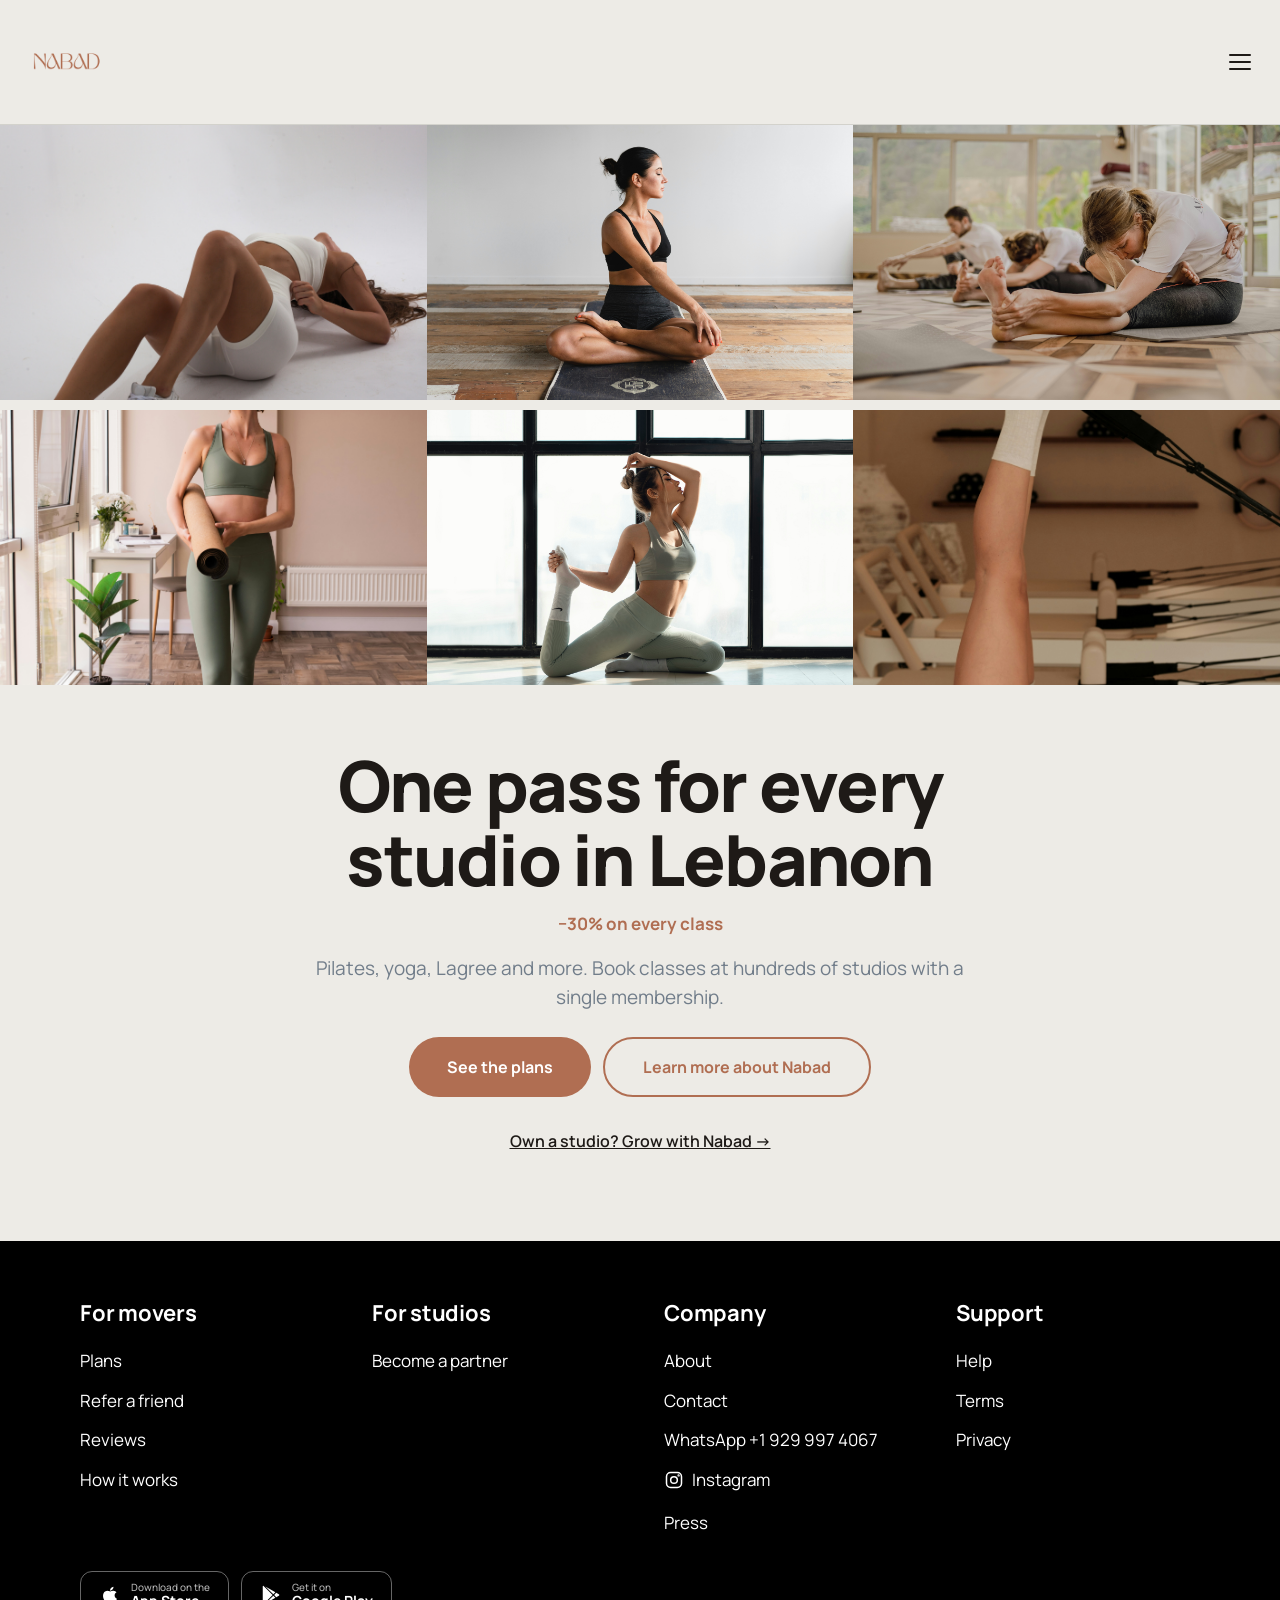
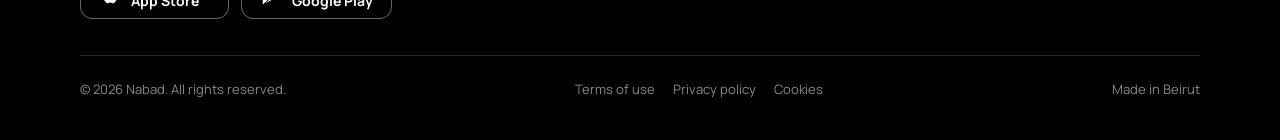
<file: index.html>
<!DOCTYPE html>
<html lang="en">
<head>
<meta charset="UTF-8"/>
<meta name="viewport" content="width=device-width, initial-scale=1.0"/>
<title>Nabad — One pass. Every studio in Lebanon.</title>
<link rel="preconnect" href="https://fonts.googleapis.com"/>
<link rel="preconnect" href="https://fonts.gstatic.com" crossorigin/>
<link href="https://fonts.googleapis.com/css2?family=Manrope:wght@400;500;600;700;800&display=swap" rel="stylesheet"/>
<link rel="stylesheet" href="assets/anim.css"/>
<link rel="icon" type="image/png" href="assets/IMG_7429.png"/>
<link rel="apple-touch-icon" href="assets/IMG_7429.png"/>
<style>
:root{
  --bg:#EDEBE6;
  --bg-soft:#E2DFD8;
  --ink:#1E1A17;
  --slate:#717D8A;
  --line:rgba(30,26,23,0.12);
  --blue:#B06E52;
  --blue-d:#8E5740;
  --f-sans:'Manrope',-apple-system,BlinkMacSystemFont,'Segoe UI',sans-serif;
}
*,*::before,*::after{box-sizing:border-box;margin:0;padding:0}
html{scroll-behavior:smooth;-webkit-text-size-adjust:100%}
body{
  background:var(--bg);color:var(--ink);
  font-family:var(--f-sans);font-size:16px;line-height:1.5;
  -webkit-font-smoothing:antialiased;overflow-x:hidden;
}
a{color:inherit;text-decoration:none}
img{display:block;max-width:100%;height:auto}
button{font:inherit;cursor:pointer;border:none;background:none;color:inherit}

.wrap{max-width:1200px;margin:0 auto;padding:0 20px}
@media(min-width:900px){.wrap{padding:0 40px}}

/* NAV */
.nav{
  position:sticky;top:0;z-index:60;
  display:flex;align-items:center;justify-content:space-between;
  padding:14px 20px;
  background:var(--bg);
  border-bottom:1px solid var(--line);
}
.nav-logo{display:inline-flex;align-items:center;font-size:24px;font-weight:800;letter-spacing:-.03em;color:var(--ink)}
.nav-logo img{height:72px;width:auto;display:block}
@media(min-width:760px){.nav-logo img{height:96px}}
.nav-burger{
  width:40px;height:40px;border-radius:50%;
  display:flex;flex-direction:column;justify-content:center;align-items:center;gap:5px;
  background:transparent;
}
.nav-burger span{width:22px;height:2px;background:var(--ink);border-radius:2px}

/* MENU OVERLAY */
.menu{
  position:fixed;inset:0;z-index:70;background:var(--bg);
  display:none;flex-direction:column;
  padding:14px 0 24px;
}
.menu.open{display:flex}
.menu-top{display:flex;justify-content:space-between;align-items:center;padding:0 20px 20px}
.menu-close{font-size:28px;font-weight:400;line-height:1;background:transparent;color:var(--ink)}
.menu-list{display:flex;flex-direction:column;flex:1}
.menu-list a{
  padding:18px 20px;font-size:20px;font-weight:600;
  border-bottom:1px solid var(--line);
}
.menu-list a:first-child{border-top:1px solid var(--line)}
.menu-bottom{padding:24px 20px 0}
.btn-primary{
  display:block;width:100%;text-align:center;
  background:var(--blue);color:#fff;
  padding:18px 24px;border-radius:100px;
  font-size:16px;font-weight:700;
  transition:background .15s, transform .15s;
}
.btn-primary:hover{background:var(--blue-d)}
.btn-outline{
  display:block;width:100%;text-align:center;
  border:2px solid var(--blue);color:var(--blue);
  padding:16px 24px;border-radius:100px;
  font-size:16px;font-weight:700;background:transparent;
  transition:background .15s;
}
.btn-outline:hover{background:rgba(176,110,82,0.08)}

/* HERO */
.hero{padding:0 0 32px}
.hero-marquee{
  display:flex;flex-direction:column;gap:6px;
  aspect-ratio:3/2;max-height:560px;
  overflow:hidden;
}
.marq-row{flex:1;overflow:hidden}
.marq-track{
  display:flex;width:400%;height:100%;
  animation:nbMarqLeft 60s linear infinite;
  will-change:transform;
}
.marq-row.rev .marq-track{animation-name:nbMarqRight}
.marq-track img{
  width:calc(100% / 12);height:100%;
  object-fit:cover;display:block;flex-shrink:0;
}
@keyframes nbMarqLeft{
  from{transform:translateX(0)}
  to{transform:translateX(-50%)}
}
@keyframes nbMarqRight{
  from{transform:translateX(-50%)}
  to{transform:translateX(0)}
}
@media(prefers-reduced-motion:reduce){
  .marq-track{animation:none}
}
.hero-body{padding:36px 20px 0;display:flex;flex-direction:column;gap:18px}
.hero h1{
  font-size:clamp(34px,7vw,56px);
  font-weight:800;
  line-height:1.05;
  letter-spacing:-.025em;
  text-wrap:balance;
}
.hero p.hero-promo-line{font-size:15px;font-weight:700;color:var(--blue);margin-top:-4px}
@media(min-width:1024px){.hero p.hero-promo-line{font-size:17px}}
.hero p{font-size:17px;color:var(--slate);line-height:1.5;max-width:36ch}
.hero-ctas{display:flex;flex-direction:column;gap:12px;margin-top:8px}
.hero-link{
  text-align:center;font-size:15px;font-weight:600;
  text-decoration:underline;margin-top:14px;color:var(--ink);
}

@media(min-width:760px){
  .hero-body{padding:48px 40px 0;align-items:flex-start}
  .hero-ctas{flex-direction:row;gap:12px}
  .btn-primary,.btn-outline{width:auto;padding-left:38px;padding-right:38px}
  .hero h1{max-width:18ch}
}
@media(min-width:1024px){
  .hero{padding:0 0 64px}
  .hero-marquee{aspect-ratio:auto;max-height:none;height:560px;gap:10px}
  .hero-body{max-width:1200px;margin:0 auto;padding:64px 48px 0;align-items:center;text-align:center}
  .hero h1{font-size:clamp(56px,5.5vw,84px);max-width:22ch}
  .hero p{font-size:19px;max-width:54ch;text-align:center}
  .hero-ctas{justify-content:center}
  .hero-link{font-size:16px}
}

/* ONBOARDING OVERLAY */
.onb{
  position:fixed;top:0;left:0;right:0;bottom:0;z-index:80;background:var(--bg-soft);
  height:100vh;
  height:100dvh; /* iOS Safari: adapt to visible viewport */
  display:none;flex-direction:column;
  overflow:hidden;
}
.onb.open{display:flex}
.onb-top{
  flex:0 0 auto;
  display:flex;justify-content:space-between;align-items:center;
  padding:14px 20px;
}
.onb-logo{font-size:22px;font-weight:800;letter-spacing:-.03em}
.onb-close{font-size:28px;font-weight:400;background:transparent;color:var(--ink);line-height:1}
.onb-body{
  flex:1 1 auto;min-height:0;
  display:flex;flex-direction:column;justify-content:center;
  padding:24px 24px;
  overflow:hidden;
}
.onb-q{font-size:18px;font-weight:500;color:var(--ink);margin-bottom:18px}
.onb-a{
  font-size:clamp(24px,5.8vw,40px);
  font-weight:800;line-height:1.18;letter-spacing:-.02em;
}
.onb-foot{flex:0 0 auto;padding:18px 24px max(24px,env(safe-area-inset-bottom));display:flex;flex-direction:column;gap:14px;align-items:center}
.onb-dots{display:flex;gap:8px;justify-content:center}
.onb-dot{width:8px;height:8px;border-radius:50%;background:rgba(0,0,0,.18);transition:background .2s}
.onb-dot.on{background:var(--ink)}
.onb-next{
  width:100%;max-width:480px;background:var(--ink);color:#fff;
  padding:18px;border-radius:100px;font-size:16px;font-weight:700;
  text-align:center;transition:background .15s;
}
.onb-next:hover{background:#222}
.onb-skip{font-size:14.5px;text-decoration:underline;color:var(--ink);font-weight:500}

/* FOOTER */
.footer{background:#000;color:#fff;padding:56px 0 40px;margin-top:24px}
.footer-grid{display:grid;grid-template-columns:repeat(2,1fr);gap:36px 24px}
@media(min-width:800px){.footer-grid{grid-template-columns:repeat(4,1fr);gap:48px}}
.footer h4{font-size:22px;font-weight:700;margin-bottom:18px;letter-spacing:-.01em}
.footer ul{list-style:none;display:flex;flex-direction:column;gap:14px}
.footer a{color:#fff;font-size:17px;font-weight:400}
.footer a:hover{text-decoration:underline}
.footer-apps{display:flex;gap:12px;flex-wrap:wrap;margin-top:36px}
.app-btn{display:inline-flex;align-items:center;gap:10px;padding:10px 18px;border:1.5px solid rgba(255,255,255,.4);border-radius:12px;color:#fff;font-weight:600;transition:background .15s, border-color .15s}
.app-btn:hover{background:rgba(255,255,255,.08);border-color:#fff;text-decoration:none}
.app-btn svg{width:22px;height:22px;flex-shrink:0;fill:currentColor}
.app-btn span{display:flex;flex-direction:column;line-height:1.1;text-align:left}
.app-btn small{font-size:10px;font-weight:500;opacity:.7}
.app-btn strong{font-size:14px;font-weight:700}
.footer-bottom{margin-top:36px;padding-top:24px;border-top:1px solid rgba(255,255,255,.15);display:flex;justify-content:space-between;align-items:center;flex-wrap:wrap;gap:14px;font-size:13px;color:#888}
.footer-legal{display:flex;flex-wrap:wrap;gap:18px}
.footer-legal a{color:#888;font-size:13px;font-weight:400}
.footer-legal a:hover{color:#fff}

/* Page-specific hero entrance delays (animation keyframes in anim.css) */
.hero h1{opacity:0;animation:nbFadeUp .8s cubic-bezier(.2,.7,.2,1) .55s forwards}
.hero p{opacity:0;animation:nbFadeUp .8s cubic-bezier(.2,.7,.2,1) .7s forwards}
.hero-ctas{opacity:0;animation:nbFadeUp .8s cubic-bezier(.2,.7,.2,1) .85s forwards}
.hero-link{opacity:0;animation:nbFadeUp .8s cubic-bezier(.2,.7,.2,1) 1s forwards}
</style>
<!-- OG START -->
<meta property="og:type" content="website"/>
<meta property="og:url" content="https://www.nabad.studio/"/>
<meta property="og:title" content="Nabad — One pass for every studio in Lebanon"/>
<meta property="og:description" content="Pilates, yoga, Lagree and more. Book classes at hundreds of studios across Lebanon with a single membership."/>
<meta property="og:image" content="https://www.nabad.studio/assets/og-image.jpg"/>
<meta property="og:image:width" content="1200"/>
<meta property="og:image:height" content="630"/>
<meta name="twitter:card" content="summary_large_image"/>
<meta name="twitter:title" content="Nabad — One pass for every studio in Lebanon"/>
<meta name="twitter:description" content="Pilates, yoga, Lagree and more. Book classes at hundreds of studios across Lebanon with a single membership."/>
<meta name="twitter:image" content="https://www.nabad.studio/assets/og-image.jpg"/>
<!-- OG END -->
</head>
<body>

<!-- NAV -->
<header class="nav">
  <a href="#" class="nav-logo"><img src="assets/logo-wordmark.png" alt="Nabad"/></a>
  <button class="nav-burger" aria-label="Open menu" onclick="document.getElementById('menu').classList.add('open')">
    <span></span><span></span><span></span>
  </button>
</header>

<!-- MENU OVERLAY -->
<div class="menu" id="menu">
  <div class="menu-top">
    <span class="nav-logo"><img src="assets/logo-wordmark.png" alt="Nabad"/></span>
    <button class="menu-close" aria-label="Close" onclick="document.getElementById('menu').classList.remove('open')">×</button>
  </div>
  <div class="menu-list">
    <a href="index.html">Home</a>
    <a href="plans.html">Plans</a>
    <a href="refer.html">Refer a friend</a>
    <a href="#" onclick="document.getElementById('menu').classList.remove('open');openOnb();return false;">How it works</a>
    <a href="studios.html">For studios</a>
  </div>
  <div class="menu-bottom">
    <a href="plans.html" class="btn-primary">See the plans</a>
  </div>
</div>

<!-- HERO -->
<section class="hero">
  <div class="hero-marquee">
    <div class="marq-row">
      <div class="marq-track">
        <img src="assets/IMG_7440.jpeg" alt=""/>
        <img src="assets/IMG_7441.jpeg" alt=""/>
        <img src="assets/IMG_7442.jpeg" alt=""/>
        <img src="assets/IMG_7518.jpeg" alt=""/>
        <img src="assets/IMG_7519.jpeg" alt=""/>
        <img src="assets/IMG_7520.jpeg" alt=""/>
        <img src="assets/IMG_7440.jpeg" alt="" aria-hidden="true"/>
        <img src="assets/IMG_7441.jpeg" alt="" aria-hidden="true"/>
        <img src="assets/IMG_7442.jpeg" alt="" aria-hidden="true"/>
        <img src="assets/IMG_7518.jpeg" alt="" aria-hidden="true"/>
        <img src="assets/IMG_7519.jpeg" alt="" aria-hidden="true"/>
        <img src="assets/IMG_7520.jpeg" alt="" aria-hidden="true"/>
      </div>
    </div>
    <div class="marq-row rev">
      <div class="marq-track">
        <img src="assets/IMG_7443.jpeg" alt=""/>
        <img src="assets/IMG_7513.jpeg" alt=""/>
        <img src="assets/IMG_7444.jpeg" alt=""/>
        <img src="assets/IMG_7521.jpeg" alt=""/>
        <img src="assets/IMG_7522.jpeg" alt=""/>
        <img src="assets/IMG_7523.jpeg" alt=""/>
        <img src="assets/IMG_7443.jpeg" alt="" aria-hidden="true"/>
        <img src="assets/IMG_7513.jpeg" alt="" aria-hidden="true"/>
        <img src="assets/IMG_7444.jpeg" alt="" aria-hidden="true"/>
        <img src="assets/IMG_7521.jpeg" alt="" aria-hidden="true"/>
        <img src="assets/IMG_7522.jpeg" alt="" aria-hidden="true"/>
        <img src="assets/IMG_7523.jpeg" alt="" aria-hidden="true"/>
      </div>
    </div>
  </div>
  <div class="hero-body">
    <h1>One pass for every studio in Lebanon</h1>
    <p class="hero-promo-line">−30% on every class</p>
    <p>Pilates, yoga, Lagree and more. Book classes at hundreds of studios with a single membership.</p>
    <div class="hero-ctas">
      <a href="plans.html" class="btn-primary">See the plans</a>
      <button class="btn-outline" onclick="openOnb()">Learn more about Nabad</button>
    </div>
    <a href="studios.html" class="hero-link">Own a studio? Grow with Nabad →</a>
  </div>
</section>

<!-- ONBOARDING OVERLAY -->
<div class="onb" id="onb" aria-hidden="true">
  <div class="onb-top">
    <span class="onb-logo">Nabad</span>
    <button class="onb-close" aria-label="Close" onclick="closeOnb()">×</button>
  </div>
  <div class="onb-body">
    <div class="onb-slide" id="onb-slide">
      <div class="onb-q" id="onb-q"></div>
      <div class="onb-a" id="onb-a"></div>
    </div>
  </div>
  <div class="onb-foot">
    <div class="onb-dots" id="onb-dots"></div>
    <button class="onb-next" id="onb-next" onclick="onbNext()">Next</button>
    <a href="#" class="onb-skip" onclick="event.preventDefault();alert('App coming soon. Stay tuned!');">App coming soon</a>
  </div>
</div>

<!-- FOOTER -->
<footer class="footer reveal">
  <div class="wrap">
    <div class="footer-grid">
      <div>
        <h4>For movers</h4>
        <ul>
          <li><a href="plans.html">Plans</a></li><li><a href="refer.html">Refer a friend</a></li><li><a href="reviews.html">Reviews</a></li>
          <li><a href="#" onclick="openOnb();return false;">How it works</a></li>
        </ul>
      </div>
      <div>
        <h4>For studios</h4>
        <ul>
          <li><a href="studios.html">Become a partner</a></li>
          
        </ul>
      </div>
      <div>
        <h4>Company</h4>
        <ul>
          <li><a href="#">About</a></li>
          <li><a href="mailto:studionabad@gmail.com">Contact</a></li><li><a href="https://wa.me/19299974067" target="_blank" rel="noopener">WhatsApp +1 929 997 4067</a></li><li><a href="https://instagram.com/nabadapp" target="_blank" rel="noopener" aria-label="Instagram" style="display:inline-flex;align-items:center;gap:8px"><svg width="20" height="20" viewBox="0 0 24 24" fill="none" stroke="currentColor" stroke-width="1.8" stroke-linecap="round" stroke-linejoin="round"><rect x="3" y="3" width="18" height="18" rx="5"/><circle cx="12" cy="12" r="4"/><circle cx="17.5" cy="6.5" r="0.5" fill="currentColor"/></svg><span>Instagram</span></a></li>
          <li><a href="press.html">Press</a></li>
        </ul>
      </div>
      <div>
        <h4>Support</h4>
        <ul>
          <li><a href="help.html">Help</a></li>
          <li><a href="terms.html">Terms</a></li>
          <li><a href="privacy.html">Privacy</a></li>
        </ul>
      </div>
    </div>
    <div class="footer-apps">
      <a href="coming-soon.html" class="app-btn">
        <svg viewBox="0 0 24 24"><path d="M17.05 20.28c-.98.95-2.05.8-3.08.35-1.09-.46-2.09-.48-3.24 0-1.44.62-2.2.44-3.06-.35C2.79 15.25 3.51 7.59 9.05 7.31c1.35.07 2.29.74 3.08.8 1.18-.24 2.31-.93 3.57-.84 1.51.12 2.65.72 3.4 1.8-3.12 1.87-2.38 5.98.48 7.13-.57 1.5-1.31 2.99-2.54 4.09zM12.03 7.25c-.15-2.23 1.66-4.07 3.74-4.25.29 2.58-2.34 4.5-3.74 4.25z"/></svg>
        <span><small>Download on the</small><strong>App Store</strong></span>
      </a>
      <a href="coming-soon.html" class="app-btn">
        <svg viewBox="0 0 24 24"><path d="M3.609 1.814L13.792 12 3.61 22.186a.996.996 0 01-.61-.92V2.734a1 1 0 01.609-.92zm10.89 10.893l2.302 2.302-10.937 6.333 8.635-8.635zm3.199-3.198l2.807 1.626a1 1 0 010 1.73l-2.808 1.626L15.491 12l2.207-2.49zM5.864 2.658L16.802 8.99l-2.302 2.302-8.636-8.634z"/></svg>
        <span><small>Get it on</small><strong>Google Play</strong></span>
      </a>
    </div>
    <div class="footer-bottom">
      <span>&copy; 2026 Nabad. All rights reserved.</span>
      <div class="footer-legal">
        <a href="terms.html">Terms of use</a>
        <a href="privacy.html">Privacy policy</a>
        <a href="cookies.html">Cookies</a>
      </div>
      <span>Made in Beirut</span>
    </div>
  </div>
</footer>

<script>
const slides = [
  { q: "What is Nabad?", a: "Nabad is a credit-based membership that gives you access to hundreds of studios, gyms, and wellness experiences across Lebanon." },
  { q: "How do credits work?", a: "Each plan comes with credits to use for booking classes. The credit value of a reservation varies by location, popularity, and time." },
  { q: "What's the benefit of booking on Nabad?", a: "Nabad gives you an affordable way to explore studios, gyms, and wellness spaces at discounted rates, all under one membership." },
  { q: "Can I cancel anytime?", a: "Monthly plans can be cancelled in the app at any time. The current month is not refunded, but the plan won't renew. Annual plans are non-refundable once purchased." }
];
let onbIdx = 0;
const onb = document.getElementById('onb');
const onbQ = document.getElementById('onb-q');
const onbA = document.getElementById('onb-a');
const onbDots = document.getElementById('onb-dots');
const onbNextBtn = document.getElementById('onb-next');
const onbSlide = document.getElementById('onb-slide');

function renderOnb(){
  onbQ.textContent = slides[onbIdx].q;
  onbA.textContent = slides[onbIdx].a;
  onbDots.innerHTML = slides.map((_,i)=>`<span class="onb-dot ${i===onbIdx?'on':''}"></span>`).join('');
  onbNextBtn.textContent = (onbIdx === slides.length - 1) ? 'See the plans' : 'Next';
}
function replaySlide(){
  onbSlide.classList.remove('onb-slide');
  void onbSlide.offsetWidth; // restart animation
  onbSlide.classList.add('onb-slide');
}
function openOnb(){ onbIdx = 0; renderOnb(); replaySlide(); onb.classList.add('open'); onb.setAttribute('aria-hidden','false'); document.body.style.overflow='hidden'; }
function closeOnb(){ onb.classList.remove('open'); onb.setAttribute('aria-hidden','true'); document.body.style.overflow=''; }
function onbNext(){
  if(onbIdx < slides.length - 1){
    onbSlide.classList.add('out');
    setTimeout(()=>{
      onbIdx++;
      renderOnb();
      onbSlide.classList.remove('out');
      replaySlide();
    }, 280);
  } else {
    window.location.href = 'plans.html';
  }
}
</script>
<script src="assets/anim.js" defer></script>
</body>
</html>
</file>
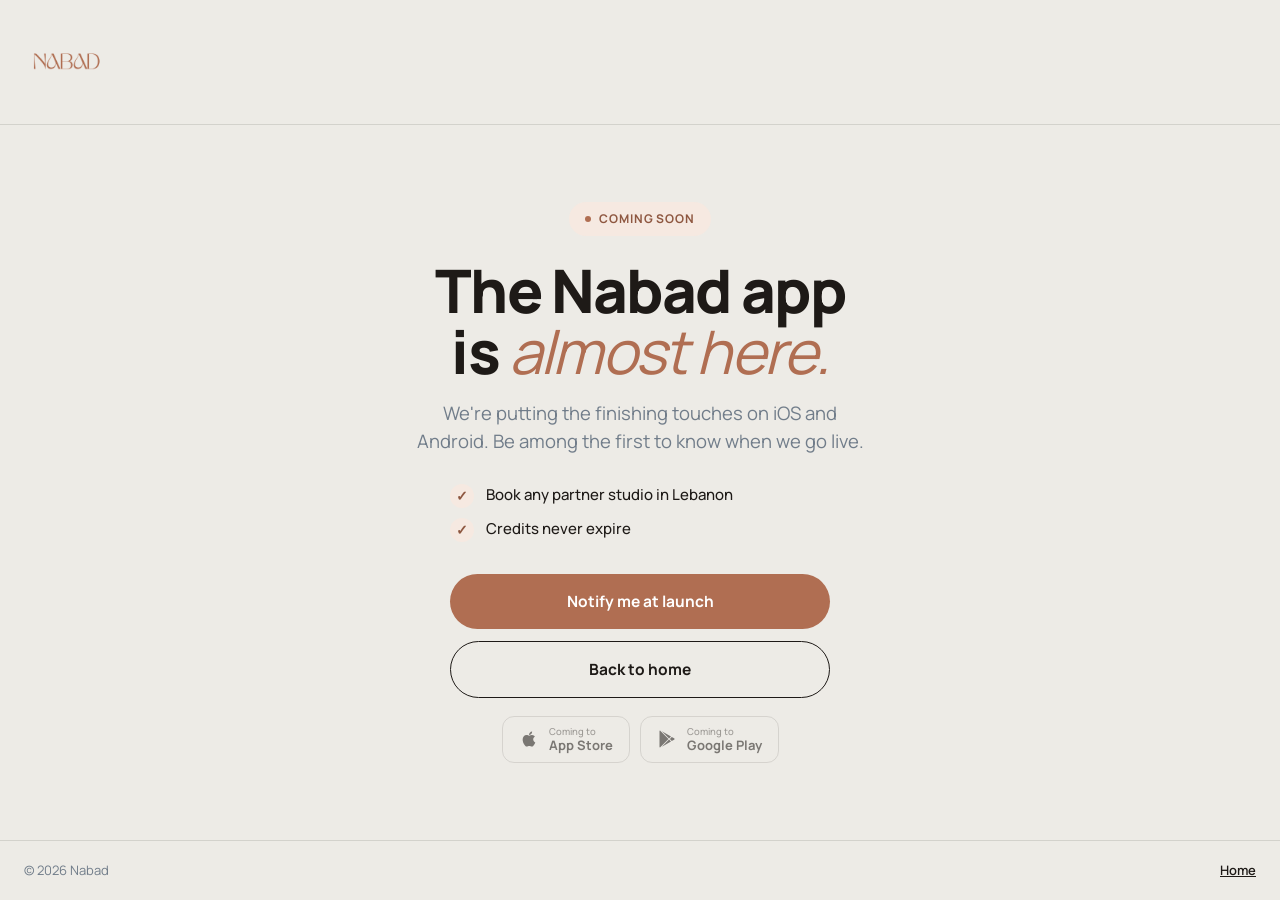
<file: coming-soon.html>
<!DOCTYPE html>
<html lang="en">
<head>
<meta charset="UTF-8"/>
<meta name="viewport" content="width=device-width, initial-scale=1.0"/>
<title>App coming soon — Nabad</title>
<link rel="preconnect" href="https://fonts.googleapis.com"/>
<link rel="preconnect" href="https://fonts.gstatic.com" crossorigin/>
<link href="https://fonts.googleapis.com/css2?family=Manrope:wght@400;500;600;700;800&display=swap" rel="stylesheet"/>
<link rel="stylesheet" href="assets/anim.css"/>
<link rel="icon" type="image/png" href="assets/IMG_7429.png"/>
<link rel="apple-touch-icon" href="assets/IMG_7429.png"/>
<style>
:root{
  --bg:#EDEBE6;--bg-soft:#E2DFD8;--ink:#1E1A17;--slate:#717D8A;
  --line:rgba(30,26,23,0.12);
  --terra:#B06E52;--terra-d:#8E5740;--terra-l:#F6E9E1;
}
*,*::before,*::after{box-sizing:border-box;margin:0;padding:0}
html{scroll-behavior:smooth}
body{background:var(--bg);color:var(--ink);font-family:'Manrope',-apple-system,sans-serif;font-size:16px;line-height:1.5;-webkit-font-smoothing:antialiased;min-height:100vh;display:flex;flex-direction:column;overflow-x:hidden}
a{color:inherit;text-decoration:none}
button{font:inherit;cursor:pointer;border:none;background:none;color:inherit}
img{display:block;max-width:100%}

.nav{display:flex;align-items:center;justify-content:space-between;padding:14px 20px;background:var(--bg);border-bottom:1px solid var(--line)}
.nav-logo{display:inline-flex;align-items:center;font-size:24px;font-weight:800;letter-spacing:-.03em}
.nav-logo img{height:72px;width:auto;display:block}
@media(min-width:760px){.nav-logo img{height:96px}}

.hero{
  flex:1;
  display:flex;flex-direction:column;
  align-items:center;justify-content:center;
  padding:64px 24px;
  max-width:680px;width:100%;margin:0 auto;
  text-align:center;
}
.hero-text{display:flex;flex-direction:column;align-items:center;text-align:center;width:100%;max-width:480px}

.badge{display:inline-flex;align-items:center;gap:8px;padding:8px 16px;background:var(--terra-l);color:var(--terra-d);border-radius:100px;font-size:12px;font-weight:700;letter-spacing:.08em;text-transform:uppercase;margin-bottom:24px}
.badge::before{content:'';width:6px;height:6px;border-radius:50%;background:var(--terra);animation:pulse 1.8s ease-in-out infinite}
@keyframes pulse{0%,100%{opacity:1;transform:scale(1)}50%{opacity:.5;transform:scale(1.4)}}

h1{font-size:clamp(36px,7vw,60px);font-weight:800;letter-spacing:-.03em;line-height:1.02;max-width:14ch;text-wrap:balance}
h1 em{font-style:italic;color:var(--terra);font-weight:400}
.sub{font-size:17px;color:var(--slate);margin-top:18px;max-width:42ch;line-height:1.5}
@media(min-width:900px){.sub{font-size:18.5px}}

/* Feature bullets */
.feats{display:flex;flex-direction:column;gap:10px;margin-top:28px;width:100%;max-width:380px}
.feat{display:flex;align-items:center;gap:12px;font-size:15px;font-weight:500;color:var(--ink)}
.feat-icon{width:24px;height:24px;border-radius:50%;background:var(--terra-l);color:var(--terra-d);display:flex;align-items:center;justify-content:center;flex-shrink:0;font-size:14px;font-weight:700}

/* Actions */
.actions{display:flex;flex-direction:column;gap:12px;margin-top:32px;width:100%;max-width:380px}
.btn{display:block;width:100%;text-align:center;padding:16px 24px;border-radius:100px;font-size:15.5px;font-weight:700;transition:background .15s, transform .15s;border:none;cursor:pointer}
.btn-primary{background:var(--terra);color:#fff}
.btn-primary:hover{background:var(--terra-d);transform:translateY(-1px)}
.btn-ghost{border:1.5px solid var(--ink);color:var(--ink);background:transparent}
.btn-ghost:hover{background:var(--ink);color:#fff}

.notify-form{display:none;flex-direction:column;gap:12px;width:100%;text-align:left}
.notify-form.open{display:flex}
.notify-form label{font-size:13px;font-weight:600;color:var(--ink)}
.notify-form input{font:inherit;color:var(--ink);border:1.5px solid rgba(30,26,23,.18);background:#fff;padding:14px 16px;border-radius:12px;outline:none;transition:border-color .15s;width:100%}
.notify-form input:focus{border-color:var(--terra)}
.notify-form .field{display:flex;flex-direction:column;gap:6px}
.notify-success{display:none;margin-top:18px;padding:18px;background:var(--terra-l);color:var(--terra-d);border-radius:14px;font-weight:600;font-size:14.5px;text-align:left}
.notify-success.show{display:block}

/* App store row */
.appstores{display:flex;gap:10px;margin-top:18px;flex-wrap:wrap}
.appstore{display:inline-flex;align-items:center;gap:10px;padding:10px 16px;border:1.5px solid rgba(30,26,23,0.2);border-radius:12px;color:var(--ink);font-weight:600;opacity:.55;cursor:not-allowed;pointer-events:none}
.appstore svg{width:20px;height:20px;flex-shrink:0;fill:currentColor}
.appstore span{display:flex;flex-direction:column;line-height:1.1;text-align:left}
.appstore small{font-size:9.5px;font-weight:500;opacity:.7}
.appstore strong{font-size:13px;font-weight:700}

/* Phone mockup */
.hero-media{display:flex;justify-content:center;align-items:center;position:relative}
.phone-frame{
  background:#1E1A17;
  padding:10px;
  border-radius:48px;
  box-shadow:0 30px 60px rgba(30,26,23,0.25), 0 0 0 1.5px rgba(255,255,255,0.08) inset;
  position:relative;
  max-width:300px;
}
.phone-frame img{
  width:100%;height:auto;
  border-radius:38px;
  display:block;
}
.hero-media::before{
  content:'';position:absolute;
  width:80%;height:80%;
  background:radial-gradient(circle,var(--terra-l) 0%,transparent 70%);
  opacity:.5;z-index:-1;
  filter:blur(40px);
}
@media(min-width:900px){.phone-frame{max-width:340px}}

/* Footer mini */
.bottom{padding:20px 24px;border-top:1px solid var(--line);text-align:center;font-size:13px;color:var(--slate);display:flex;justify-content:space-between;align-items:center;flex-wrap:wrap;gap:10px}
.bottom a{color:var(--ink);font-weight:600;text-decoration:underline}

</style>
<!-- OG START -->
<meta property="og:type" content="website"/>
<meta property="og:url" content="https://www.nabad.studio/coming-soon.html"/>
<meta property="og:title" content="App coming soon — Nabad"/>
<meta property="og:description" content="The Nabad app is almost here. Get notified at launch."/>
<meta property="og:image" content="https://www.nabad.studio/assets/og-image.jpg"/>
<meta property="og:image:width" content="1200"/>
<meta property="og:image:height" content="630"/>
<meta name="twitter:card" content="summary_large_image"/>
<meta name="twitter:title" content="App coming soon — Nabad"/>
<meta name="twitter:description" content="The Nabad app is almost here. Get notified at launch."/>
<meta name="twitter:image" content="https://www.nabad.studio/assets/og-image.jpg"/>
<!-- OG END -->
</head>
<body>

<header class="nav">
  <a href="index.html" class="nav-logo"><img src="assets/logo-wordmark.png" alt="Nabad"/></a>
</header>

<section class="hero">
  <div class="hero-text">
    <span class="badge fx-up fx-up-1">Coming soon</span>
    <h1 class="fx-up fx-up-2">The Nabad app is <em>almost here.</em></h1>
    <p class="sub fx-up fx-up-3">We're putting the finishing touches on iOS and Android. Be among the first to know when we go live.</p>

    <div class="feats fx-up fx-up-4">
      <div class="feat"><span class="feat-icon">✓</span>Book any partner studio in Lebanon</div>
      <div class="feat"><span class="feat-icon">✓</span>Credits never expire</div>
    </div>

    <div class="actions fx-up fx-up-5">
      <button type="button" class="btn btn-primary" id="notifyBtn" onclick="document.getElementById('notifyForm').classList.add('open');this.style.display='none'">Notify me at launch</button>

      <form class="notify-form" id="notifyForm" action="https://formspree.io/f/xwvyqbnp" method="POST">
        <input type="hidden" name="_subject" value="New launch waitlist signup"/>
        <input type="hidden" name="form_source" value="coming-soon.html (waitlist)"/>
        <div class="field">
          <label for="ne">Email *</label>
          <input id="ne" name="Email" type="email" required placeholder="you@example.com"/>
        </div>
        <div class="field">
          <label for="np">Phone (optional)</label>
          <input id="np" name="Phone" type="tel" placeholder="Phone number"/>
        </div>
        <button type="submit" class="btn btn-primary">Notify me</button>
      </form>

      <a href="index.html" class="btn btn-ghost">Back to home</a>
    </div>

    <div class="notify-success" id="notifySuccess">You're on the list. We'll be in touch at launch.</div>

    <div class="appstores fx-up fx-up-6">
      <div class="appstore">
        <svg viewBox="0 0 24 24"><path d="M17.05 20.28c-.98.95-2.05.8-3.08.35-1.09-.46-2.09-.48-3.24 0-1.44.62-2.2.44-3.06-.35C2.79 15.25 3.51 7.59 9.05 7.31c1.35.07 2.29.74 3.08.8 1.18-.24 2.31-.93 3.57-.84 1.51.12 2.65.72 3.4 1.8-3.12 1.87-2.38 5.98.48 7.13-.57 1.5-1.31 2.99-2.54 4.09zM12.03 7.25c-.15-2.23 1.66-4.07 3.74-4.25.29 2.58-2.34 4.5-3.74 4.25z"/></svg>
        <span><small>Coming to</small><strong>App Store</strong></span>
      </div>
      <div class="appstore">
        <svg viewBox="0 0 24 24"><path d="M3.609 1.814L13.792 12 3.61 22.186a.996.996 0 01-.61-.92V2.734a1 1 0 01.609-.92zm10.89 10.893l2.302 2.302-10.937 6.333 8.635-8.635zm3.199-3.198l2.807 1.626a1 1 0 010 1.73l-2.808 1.626L15.491 12l2.207-2.49zM5.864 2.658L16.802 8.99l-2.302 2.302-8.636-8.634z"/></svg>
        <span><small>Coming to</small><strong>Google Play</strong></span>
      </div>
    </div>
  </div>

</section>


<div class="bottom">
  <span>&copy; 2026 Nabad</span>
  <span><a href="index.html">Home</a></span>
</div>

<script src="assets/anim.js" defer></script>
<script>
document.getElementById('notifyForm').addEventListener('submit', async function(e){
  e.preventDefault();
  const form = e.target;
  const btn = form.querySelector('button[type="submit"]');
  btn.disabled = true; btn.textContent = 'Sending…';
  try {
    const res = await fetch(form.action, {method:'POST', body:new FormData(form), headers:{'Accept':'application/json'}});
    if(res.ok){
      form.reset();
      form.classList.remove('open');
      document.getElementById('notifyBtn').style.display = 'none';
      document.getElementById('notifySuccess').classList.add('show');
    } else { btn.disabled = false; btn.textContent = 'Notify me'; alert('Something went wrong. Please email studionabad@gmail.com.'); }
  } catch(err){ btn.disabled = false; btn.textContent = 'Notify me'; alert('Something went wrong. Please email studionabad@gmail.com.'); }
});
</script>
</body>
</html>
</file>
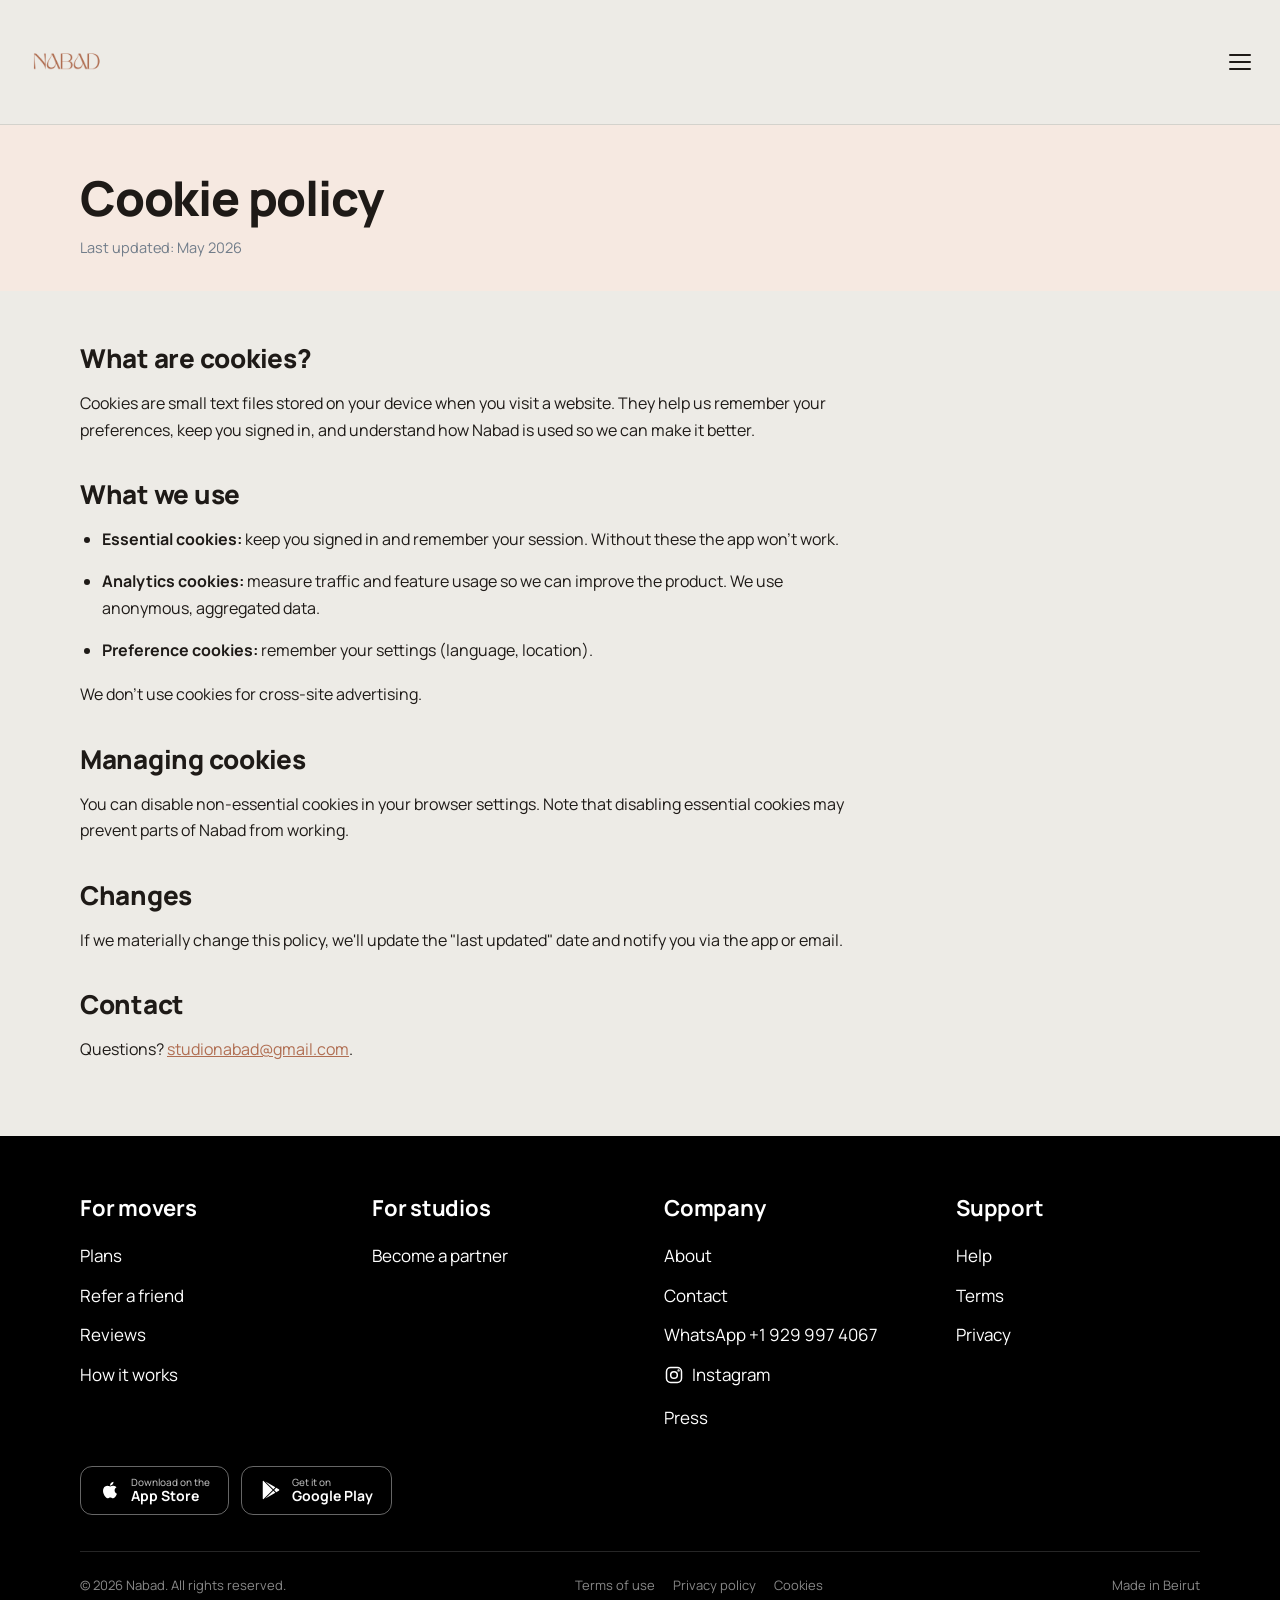
<file: cookies.html>
<!DOCTYPE html>
<html lang="en">
<head>
<meta charset="UTF-8"/>
<meta name="viewport" content="width=device-width, initial-scale=1.0"/>
<title>Cookies — Nabad</title>
<link rel="preconnect" href="https://fonts.googleapis.com"/>
<link rel="preconnect" href="https://fonts.gstatic.com" crossorigin/>
<link href="https://fonts.googleapis.com/css2?family=Manrope:wght@400;500;600;700;800&display=swap" rel="stylesheet"/>
<link rel="stylesheet" href="assets/anim.css"/>
<link rel="icon" type="image/png" href="assets/IMG_7429.png"/>
<link rel="apple-touch-icon" href="assets/IMG_7429.png"/>
<style>
:root{
  --bg:#EDEBE6;--ink:#1E1A17;--slate:#717D8A;
  --line:rgba(30,26,23,0.12);
  --terra:#B06E52;--terra-d:#8E5740;--terra-l:#F6E9E1;
  --f-sans:'Manrope',-apple-system,sans-serif;
}
*,*::before,*::after{box-sizing:border-box;margin:0;padding:0}
body{background:var(--bg);color:var(--ink);font-family:var(--f-sans);font-size:16px;line-height:1.5;-webkit-font-smoothing:antialiased}
a{color:inherit;text-decoration:none}
button{font:inherit;cursor:pointer;border:none;background:none;color:inherit}
.wrap{max-width:1200px;margin:0 auto;padding:0 20px}
@media(min-width:900px){.wrap{padding:0 40px}}

.nav{position:sticky;top:0;z-index:60;display:flex;align-items:center;justify-content:space-between;padding:14px 20px;background:var(--bg);border-bottom:1px solid var(--line)}
.nav-logo{display:inline-flex;align-items:center;font-size:24px;font-weight:800;letter-spacing:-.03em}
.nav-logo img{height:72px;width:auto;display:block}
@media(min-width:760px){.nav-logo img{height:96px}}
.nav-burger{width:40px;height:40px;border-radius:50%;display:flex;flex-direction:column;justify-content:center;align-items:center;gap:5px;background:transparent}
.nav-burger span{width:22px;height:2px;background:var(--ink);border-radius:2px}

.menu{position:fixed;inset:0;z-index:70;background:var(--bg);display:none;flex-direction:column;padding:14px 0 24px}
.menu.open{display:flex}
.menu-top{display:flex;justify-content:space-between;align-items:center;padding:0 20px 20px}
.menu-close{font-size:28px;font-weight:400;line-height:1;background:transparent;color:var(--ink)}
.menu-list{display:flex;flex-direction:column;flex:1}
.menu-list a{padding:18px 20px;font-size:20px;font-weight:600;border-bottom:1px solid var(--line)}
.menu-list a:first-child{border-top:1px solid var(--line)}

.page-hero{background:var(--terra-l);padding:48px 0 32px}
.page-hero h1{font-size:clamp(32px,7vw,48px);font-weight:800;letter-spacing:-.025em;line-height:1.05}
.page-hero p{font-size:14.5px;color:var(--slate);margin-top:14px}

.content{padding:48px 0 64px}
.content .inner{max-width:780px}
.content h2{font-size:clamp(20px,4vw,26px);font-weight:800;letter-spacing:-.01em;margin:32px 0 12px}
.content h2:first-child{margin-top:0}
.content p, .content li{font-size:16px;line-height:1.65;margin-bottom:10px}
.content ul{padding-left:22px;display:flex;flex-direction:column;gap:6px;margin:8px 0}
.content a{color:var(--terra);text-decoration:underline}

.footer{background:#000;color:#fff;padding:56px 0 40px}
.footer-grid{display:grid;grid-template-columns:repeat(2,1fr);gap:36px 24px}
@media(min-width:800px){.footer-grid{grid-template-columns:repeat(4,1fr);gap:48px}}
.footer h4{font-size:22px;font-weight:700;margin-bottom:18px;letter-spacing:-.01em}
.footer ul{list-style:none;display:flex;flex-direction:column;gap:14px}
.footer a{color:#fff;font-size:17px;font-weight:400}
.footer a:hover{text-decoration:underline}
.footer-apps{display:flex;gap:12px;flex-wrap:wrap;margin-top:36px}
.app-btn{display:inline-flex;align-items:center;gap:10px;padding:10px 18px;border:1.5px solid rgba(255,255,255,.4);border-radius:12px;color:#fff;font-weight:600;transition:background .15s, border-color .15s}
.app-btn:hover{background:rgba(255,255,255,.08);border-color:#fff;text-decoration:none}
.app-btn svg{width:22px;height:22px;flex-shrink:0;fill:currentColor}
.app-btn span{display:flex;flex-direction:column;line-height:1.1;text-align:left}
.app-btn small{font-size:10px;font-weight:500;opacity:.7}
.app-btn strong{font-size:14px;font-weight:700}
.footer-bottom{margin-top:36px;padding-top:24px;border-top:1px solid rgba(255,255,255,.15);display:flex;justify-content:space-between;align-items:center;flex-wrap:wrap;gap:14px;font-size:13px;color:#888}
.footer-legal{display:flex;flex-wrap:wrap;gap:18px}
.footer-legal a{color:#888;font-size:13px;font-weight:400}
.footer-legal a:hover{color:#fff}
</style>
<!-- OG START -->
<meta property="og:type" content="website"/>
<meta property="og:url" content="https://www.nabad.studio/cookies.html"/>
<meta property="og:title" content="Cookies — Nabad"/>
<meta property="og:description" content="Nabad's cookie policy."/>
<meta property="og:image" content="https://www.nabad.studio/assets/og-image.jpg"/>
<meta property="og:image:width" content="1200"/>
<meta property="og:image:height" content="630"/>
<meta name="twitter:card" content="summary_large_image"/>
<meta name="twitter:title" content="Cookies — Nabad"/>
<meta name="twitter:description" content="Nabad's cookie policy."/>
<meta name="twitter:image" content="https://www.nabad.studio/assets/og-image.jpg"/>
<!-- OG END -->
</head>
<body>

<header class="nav">
  <a href="index.html" class="nav-logo"><img src="assets/logo-wordmark.png" alt="Nabad"/></a>
  <button class="nav-burger" onclick="document.getElementById('menu').classList.add('open')"><span></span><span></span><span></span></button>
</header>

<div class="menu" id="menu">
  <div class="menu-top">
    <span class="nav-logo"><img src="assets/logo-wordmark.png" alt="Nabad"/></span>
    <button class="menu-close" onclick="document.getElementById('menu').classList.remove('open')">×</button>
  </div>
  <div class="menu-list">
    <a href="index.html">Home</a>
    <a href="plans.html">Plans</a>
    <a href="refer.html">Refer a friend</a>
    <a href="index.html#how">How it works</a>
    <a href="studios.html">For studios</a>
  </div>
</div>

<section class="page-hero">
  <div class="wrap">
    <h1 class="fx-up fx-up-1">Cookie policy</h1>
    <p class="fx-up fx-up-2">Last updated: May 2026</p>
  </div>
</section>

<section class="content reveal">
  <div class="wrap"><div class="inner">
    <h2>What are cookies?</h2>
    <p>Cookies are small text files stored on your device when you visit a website. They help us remember your preferences, keep you signed in, and understand how Nabad is used so we can make it better.</p>

    <h2>What we use</h2>
    <ul>
      <li><strong>Essential cookies:</strong> keep you signed in and remember your session. Without these the app won't work.</li>
      <li><strong>Analytics cookies:</strong> measure traffic and feature usage so we can improve the product. We use anonymous, aggregated data.</li>
      <li><strong>Preference cookies:</strong> remember your settings (language, location).</li>
    </ul>
    <p>We don't use cookies for cross-site advertising.</p>

    <h2>Managing cookies</h2>
    <p>You can disable non-essential cookies in your browser settings. Note that disabling essential cookies may prevent parts of Nabad from working.</p>

    <h2>Changes</h2>
    <p>If we materially change this policy, we'll update the "last updated" date and notify you via the app or email.</p>

    <h2>Contact</h2>
    <p>Questions? <a href="mailto:studionabad@gmail.com">studionabad@gmail.com</a>.</p>
  </div></div>
</section>

<footer class="footer reveal">
  <div class="wrap">
    <div class="footer-grid">
      <div><h4>For movers</h4><ul><li><a href="plans.html">Plans</a></li><li><a href="refer.html">Refer a friend</a></li><li><a href="reviews.html">Reviews</a></li><li><a href="index.html#how">How it works</a></li></ul></div>
      <div><h4>For studios</h4><ul><li><a href="studios.html">Become a partner</a></li></ul></div>
      <div><h4>Company</h4><ul><li><a href="#">About</a></li><li><a href="mailto:studionabad@gmail.com">Contact</a></li><li><a href="https://wa.me/19299974067" target="_blank" rel="noopener">WhatsApp +1 929 997 4067</a></li><li><a href="https://instagram.com/nabadapp" target="_blank" rel="noopener" aria-label="Instagram" style="display:inline-flex;align-items:center;gap:8px"><svg width="20" height="20" viewBox="0 0 24 24" fill="none" stroke="currentColor" stroke-width="1.8" stroke-linecap="round" stroke-linejoin="round"><rect x="3" y="3" width="18" height="18" rx="5"/><circle cx="12" cy="12" r="4"/><circle cx="17.5" cy="6.5" r="0.5" fill="currentColor"/></svg><span>Instagram</span></a></li><li><a href="press.html">Press</a></li></ul></div>
      <div><h4>Support</h4><ul><li><a href="help.html">Help</a></li><li><a href="terms.html">Terms</a></li><li><a href="privacy.html">Privacy</a></li></ul></div>
    </div>
    <div class="footer-apps">
      <a href="coming-soon.html" class="app-btn"><svg viewBox="0 0 24 24"><path d="M17.05 20.28c-.98.95-2.05.8-3.08.35-1.09-.46-2.09-.48-3.24 0-1.44.62-2.2.44-3.06-.35C2.79 15.25 3.51 7.59 9.05 7.31c1.35.07 2.29.74 3.08.8 1.18-.24 2.31-.93 3.57-.84 1.51.12 2.65.72 3.4 1.8-3.12 1.87-2.38 5.98.48 7.13-.57 1.5-1.31 2.99-2.54 4.09zM12.03 7.25c-.15-2.23 1.66-4.07 3.74-4.25.29 2.58-2.34 4.5-3.74 4.25z"/></svg><span><small>Download on the</small><strong>App Store</strong></span></a>
      <a href="coming-soon.html" class="app-btn"><svg viewBox="0 0 24 24"><path d="M3.609 1.814L13.792 12 3.61 22.186a.996.996 0 01-.61-.92V2.734a1 1 0 01.609-.92zm10.89 10.893l2.302 2.302-10.937 6.333 8.635-8.635zm3.199-3.198l2.807 1.626a1 1 0 010 1.73l-2.808 1.626L15.491 12l2.207-2.49zM5.864 2.658L16.802 8.99l-2.302 2.302-8.636-8.634z"/></svg><span><small>Get it on</small><strong>Google Play</strong></span></a>
    </div>
    <div class="footer-bottom"><span>&copy; 2026 Nabad. All rights reserved.</span><div class="footer-legal"><a href="terms.html">Terms of use</a><a href="privacy.html">Privacy policy</a><a href="cookies.html">Cookies</a></div><span>Made in Beirut</span></div>
  </div>
</footer>
<script src="assets/anim.js" defer></script>
</body>
</html>
</file>
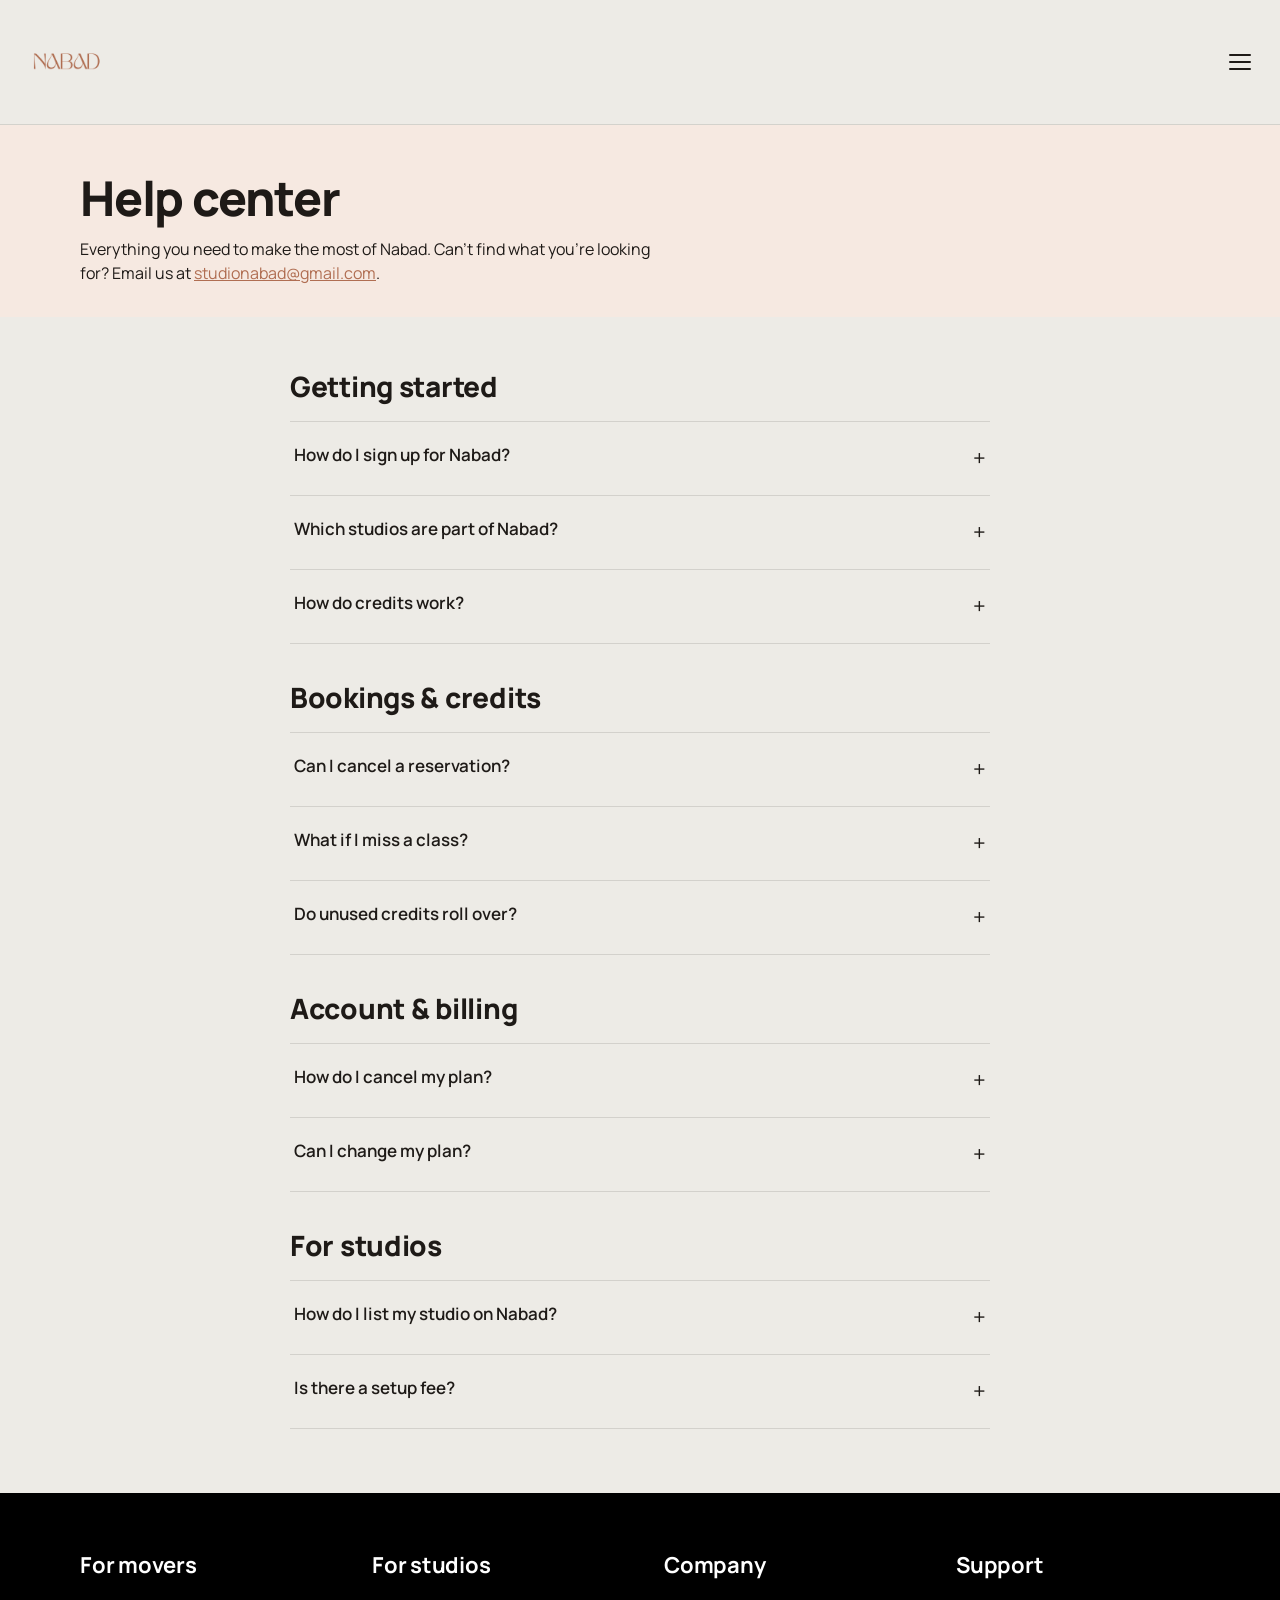
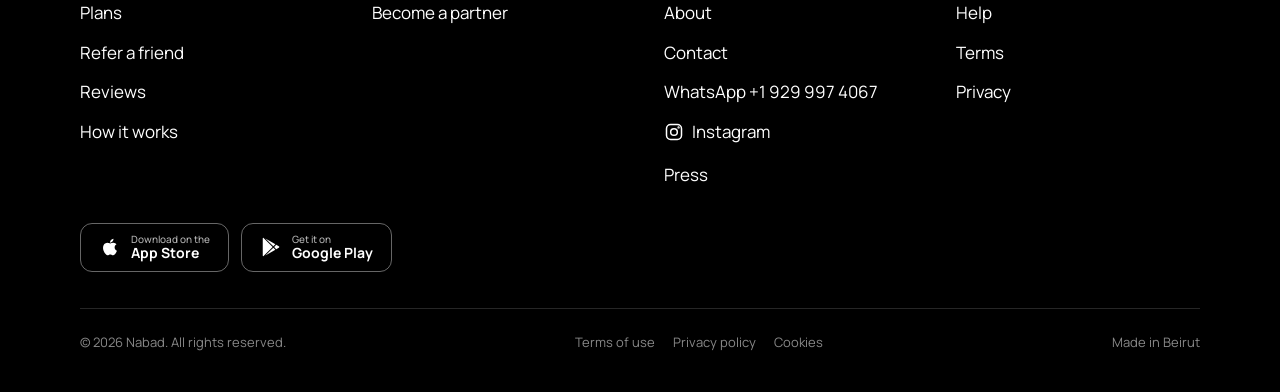
<file: help.html>
<!DOCTYPE html>
<html lang="en">
<head>
<meta charset="UTF-8"/>
<meta name="viewport" content="width=device-width, initial-scale=1.0"/>
<title>Help — Nabad</title>
<link rel="preconnect" href="https://fonts.googleapis.com"/>
<link rel="preconnect" href="https://fonts.gstatic.com" crossorigin/>
<link href="https://fonts.googleapis.com/css2?family=Manrope:wght@400;500;600;700;800&display=swap" rel="stylesheet"/>
<link rel="stylesheet" href="assets/anim.css"/>
<link rel="icon" type="image/png" href="assets/IMG_7429.png"/>
<link rel="apple-touch-icon" href="assets/IMG_7429.png"/>
<style>
:root{
  --bg:#EDEBE6;--bg-soft:#E2DFD8;
  --ink:#1E1A17;--slate:#717D8A;
  --line:rgba(30,26,23,0.12);
  --terra:#B06E52;--terra-d:#8E5740;--terra-l:#F6E9E1;
  --f-sans:'Manrope',-apple-system,BlinkMacSystemFont,'Segoe UI',sans-serif;
}
*,*::before,*::after{box-sizing:border-box;margin:0;padding:0}
html{scroll-behavior:smooth;-webkit-text-size-adjust:100%}
body{background:var(--bg);color:var(--ink);font-family:var(--f-sans);font-size:16px;line-height:1.5;-webkit-font-smoothing:antialiased;overflow-x:hidden}
a{color:inherit;text-decoration:none}
button{font:inherit;cursor:pointer;border:none;background:none;color:inherit}
.wrap{max-width:1200px;margin:0 auto;padding:0 20px}
@media(min-width:900px){.wrap{padding:0 40px}}

.nav{position:sticky;top:0;z-index:60;display:flex;align-items:center;justify-content:space-between;padding:14px 20px;background:var(--bg);border-bottom:1px solid var(--line)}
.nav-logo{display:inline-flex;align-items:center;font-size:24px;font-weight:800;letter-spacing:-.03em;color:var(--ink)}
.nav-logo img{height:72px;width:auto;display:block}
@media(min-width:760px){.nav-logo img{height:96px}}
.nav-burger{width:40px;height:40px;border-radius:50%;display:flex;flex-direction:column;justify-content:center;align-items:center;gap:5px;background:transparent}
.nav-burger span{width:22px;height:2px;background:var(--ink);border-radius:2px}

.menu{position:fixed;inset:0;z-index:70;background:var(--bg);display:none;flex-direction:column;padding:14px 0 24px}
.menu.open{display:flex}
.menu-top{display:flex;justify-content:space-between;align-items:center;padding:0 20px 20px}
.menu-close{font-size:28px;font-weight:400;line-height:1;background:transparent;color:var(--ink)}
.menu-list{display:flex;flex-direction:column;flex:1}
.menu-list a{padding:18px 20px;font-size:20px;font-weight:600;border-bottom:1px solid var(--line)}
.menu-list a:first-child{border-top:1px solid var(--line)}
.menu-bottom{padding:24px 20px 0}
.btn-primary{display:block;width:100%;text-align:center;background:var(--terra);color:#fff;padding:18px 24px;border-radius:100px;font-size:16px;font-weight:700;transition:background .15s}
.btn-primary:hover{background:var(--terra-d)}

.page-hero{background:var(--terra-l);padding:48px 0 32px}
.page-hero h1{font-size:clamp(32px,7vw,48px);font-weight:800;letter-spacing:-.025em;line-height:1.05}
.page-hero p{font-size:16px;color:var(--ink);margin-top:14px;max-width:60ch}

.content{padding:48px 0 64px}
.content h2{font-size:clamp(22px,4vw,28px);font-weight:800;letter-spacing:-.01em;margin:32px 0 14px}
.content h2:first-child{margin-top:0}
.content p, .content li{color:var(--ink);font-size:16px;line-height:1.6}
.content ul{padding-left:22px;display:flex;flex-direction:column;gap:8px;margin-top:8px}
.content a{color:var(--terra);text-decoration:underline}

.faq-list{max-width:760px;border-top:1px solid var(--line);margin-top:8px}
.faq-i{border-bottom:1px solid var(--line)}
.faq-q{list-style:none;cursor:pointer;padding:20px 4px;font-size:17px;font-weight:600;display:flex;justify-content:space-between;align-items:flex-start;gap:16px}
.faq-q::-webkit-details-marker{display:none}
.faq-q::after{content:'+';font-weight:400;font-size:22px;color:var(--ink);transition:transform .2s}
.faq-i[open] .faq-q::after{transform:rotate(45deg)}
.faq-a{padding:0 4px 20px;color:var(--slate);font-size:15px;line-height:1.6}

.footer{background:#000;color:#fff;padding:56px 0 40px}
.footer-grid{display:grid;grid-template-columns:repeat(2,1fr);gap:36px 24px}
@media(min-width:800px){.footer-grid{grid-template-columns:repeat(4,1fr);gap:48px}}
.footer h4{font-size:22px;font-weight:700;margin-bottom:18px;letter-spacing:-.01em}
.footer ul{list-style:none;display:flex;flex-direction:column;gap:14px}
.footer a{color:#fff;font-size:17px;font-weight:400}
.footer a:hover{text-decoration:underline}
.footer-apps{display:flex;gap:12px;flex-wrap:wrap;margin-top:36px}
.app-btn{display:inline-flex;align-items:center;gap:10px;padding:10px 18px;border:1.5px solid rgba(255,255,255,.4);border-radius:12px;color:#fff;font-weight:600;transition:background .15s, border-color .15s}
.app-btn:hover{background:rgba(255,255,255,.08);border-color:#fff;text-decoration:none}
.app-btn svg{width:22px;height:22px;flex-shrink:0;fill:currentColor}
.app-btn span{display:flex;flex-direction:column;line-height:1.1;text-align:left}
.app-btn small{font-size:10px;font-weight:500;opacity:.7}
.app-btn strong{font-size:14px;font-weight:700}
.footer-bottom{margin-top:36px;padding-top:24px;border-top:1px solid rgba(255,255,255,.15);display:flex;justify-content:space-between;align-items:center;flex-wrap:wrap;gap:14px;font-size:13px;color:#888}
.footer-legal{display:flex;flex-wrap:wrap;gap:18px}
.footer-legal a{color:#888;font-size:13px;font-weight:400}
.footer-legal a:hover{color:#fff}
</style>
<!-- OG START -->
<meta property="og:type" content="website"/>
<meta property="og:url" content="https://www.nabad.studio/help.html"/>
<meta property="og:title" content="Help — Nabad"/>
<meta property="og:description" content="Everything you need to make the most of Nabad. Bookings, credits, plans and more."/>
<meta property="og:image" content="https://www.nabad.studio/assets/og-image.jpg"/>
<meta property="og:image:width" content="1200"/>
<meta property="og:image:height" content="630"/>
<meta name="twitter:card" content="summary_large_image"/>
<meta name="twitter:title" content="Help — Nabad"/>
<meta name="twitter:description" content="Everything you need to make the most of Nabad. Bookings, credits, plans and more."/>
<meta name="twitter:image" content="https://www.nabad.studio/assets/og-image.jpg"/>
<!-- OG END -->
</head>
<body>

<header class="nav">
  <a href="index.html" class="nav-logo"><img src="assets/logo-wordmark.png" alt="Nabad"/></a>
  <button class="nav-burger" aria-label="Open menu" onclick="document.getElementById('menu').classList.add('open')"><span></span><span></span><span></span></button>
</header>

<div class="menu" id="menu">
  <div class="menu-top">
    <span class="nav-logo"><img src="assets/logo-wordmark.png" alt="Nabad"/></span>
    <button class="menu-close" onclick="document.getElementById('menu').classList.remove('open')">×</button>
  </div>
  <div class="menu-list">
    <a href="index.html">Home</a>
    <a href="plans.html">Plans</a>
    <a href="refer.html">Refer a friend</a>
    <a href="index.html#how">How it works</a>
    <a href="studios.html">For studios</a>
  </div>
</div>

<section class="page-hero">
  <div class="wrap">
    <h1 class="fx-up fx-up-1">Help center</h1>
    <p class="fx-up fx-up-2">Everything you need to make the most of Nabad. Can't find what you're looking for? Email us at <a href="mailto:studionabad@gmail.com" style="color:var(--terra);text-decoration:underline">studionabad@gmail.com</a>.</p>
  </div>
</section>

<section class="content reveal">
  <div class="wrap" style="max-width:780px">
    <h2>Getting started</h2>
    <div class="faq-list">
      <details class="faq-i"><summary class="faq-q">How do I sign up for Nabad?</summary><div class="faq-a">The Nabad app is launching soon. Head to the <a href="plans.html">plans page</a> to see options and we'll let you know the moment we go live.</div></details>
      <details class="faq-i"><summary class="faq-q">Which studios are part of Nabad?</summary><div class="faq-a">All Nabad partner studios across Lebanon. The full list will be available in the app at launch.</div></details>
      <details class="faq-i"><summary class="faq-q">How do credits work?</summary><div class="faq-a">Each plan gives you a number of credits per month. Each class costs a number of credits depending on the studio, time slot, and popularity.</div></details>
    </div>

    <h2>Bookings &amp; credits</h2>
    <div class="faq-list">
      <details class="faq-i"><summary class="faq-q">Can I cancel a reservation?</summary><div class="faq-a">Yes, cancel at least 12 hours before class and your credits return automatically. Cancellations less than 12 hours before class are charged 100% of the credits used. No refund.</div></details>
      <details class="faq-i"><summary class="faq-q">What if I miss a class?</summary><div class="faq-a">A no-show is charged 100% of the credits used to book the class. No refund.</div></details>
      <details class="faq-i"><summary class="faq-q">Do unused credits roll over?</summary><div class="faq-a">Yes. Any credits you don't use stay on your account. If you have 5 credits left at the end of the month, they're still there next month on top of your new allowance.</div></details>
    </div>

    <h2>Account &amp; billing</h2>
    <div class="faq-list">
      <details class="faq-i"><summary class="faq-q">How do I cancel my plan?</summary><div class="faq-a"><strong>Monthly:</strong> cancel from the app at any time. The current month isn't refundable, but your plan stops renewing the next month.<br/><strong>Annual:</strong> once purchased, the annual plan is non-refundable.</div></details>
      <details class="faq-i"><summary class="faq-q">Can I change my plan?</summary><div class="faq-a">Yes, you can upgrade or downgrade your plan at any time from the app. Changes apply at your next billing date.</div></details>
    </div>

    <h2>For studios</h2>
    <div class="faq-list">
      <details class="faq-i"><summary class="faq-q">How do I list my studio on Nabad?</summary><div class="faq-a">Fill out the partner form on the <a href="studios.html">For studios</a> page and our team will reach out within 24 hours.</div></details>
      <details class="faq-i"><summary class="faq-q">Is there a setup fee?</summary><div class="faq-a">No setup fee, no commitment. You only pay per filled spot.</div></details>
    </div>
  </div>
</section>

<footer class="footer reveal">
  <div class="wrap">
    <div class="footer-grid">
      <div><h4>For movers</h4><ul><li><a href="plans.html">Plans</a></li><li><a href="refer.html">Refer a friend</a></li><li><a href="reviews.html">Reviews</a></li><li><a href="index.html#how">How it works</a></li></ul></div>
      <div><h4>For studios</h4><ul><li><a href="studios.html">Become a partner</a></li></ul></div>
      <div><h4>Company</h4><ul><li><a href="#">About</a></li><li><a href="mailto:studionabad@gmail.com">Contact</a></li><li><a href="https://wa.me/19299974067" target="_blank" rel="noopener">WhatsApp +1 929 997 4067</a></li><li><a href="https://instagram.com/nabadapp" target="_blank" rel="noopener" aria-label="Instagram" style="display:inline-flex;align-items:center;gap:8px"><svg width="20" height="20" viewBox="0 0 24 24" fill="none" stroke="currentColor" stroke-width="1.8" stroke-linecap="round" stroke-linejoin="round"><rect x="3" y="3" width="18" height="18" rx="5"/><circle cx="12" cy="12" r="4"/><circle cx="17.5" cy="6.5" r="0.5" fill="currentColor"/></svg><span>Instagram</span></a></li><li><a href="press.html">Press</a></li></ul></div>
      <div><h4>Support</h4><ul><li><a href="help.html">Help</a></li><li><a href="terms.html">Terms</a></li><li><a href="privacy.html">Privacy</a></li></ul></div>
    </div>
    <div class="footer-apps">
      <a href="coming-soon.html" class="app-btn"><svg viewBox="0 0 24 24"><path d="M17.05 20.28c-.98.95-2.05.8-3.08.35-1.09-.46-2.09-.48-3.24 0-1.44.62-2.2.44-3.06-.35C2.79 15.25 3.51 7.59 9.05 7.31c1.35.07 2.29.74 3.08.8 1.18-.24 2.31-.93 3.57-.84 1.51.12 2.65.72 3.4 1.8-3.12 1.87-2.38 5.98.48 7.13-.57 1.5-1.31 2.99-2.54 4.09zM12.03 7.25c-.15-2.23 1.66-4.07 3.74-4.25.29 2.58-2.34 4.5-3.74 4.25z"/></svg><span><small>Download on the</small><strong>App Store</strong></span></a>
      <a href="coming-soon.html" class="app-btn"><svg viewBox="0 0 24 24"><path d="M3.609 1.814L13.792 12 3.61 22.186a.996.996 0 01-.61-.92V2.734a1 1 0 01.609-.92zm10.89 10.893l2.302 2.302-10.937 6.333 8.635-8.635zm3.199-3.198l2.807 1.626a1 1 0 010 1.73l-2.808 1.626L15.491 12l2.207-2.49zM5.864 2.658L16.802 8.99l-2.302 2.302-8.636-8.634z"/></svg><span><small>Get it on</small><strong>Google Play</strong></span></a>
    </div>
    <div class="footer-bottom"><span>&copy; 2026 Nabad. All rights reserved.</span><div class="footer-legal"><a href="terms.html">Terms of use</a><a href="privacy.html">Privacy policy</a><a href="cookies.html">Cookies</a></div><span>Made in Beirut</span></div>
  </div>
</footer>
<script src="assets/anim.js" defer></script>
</body>
</html>
</file>
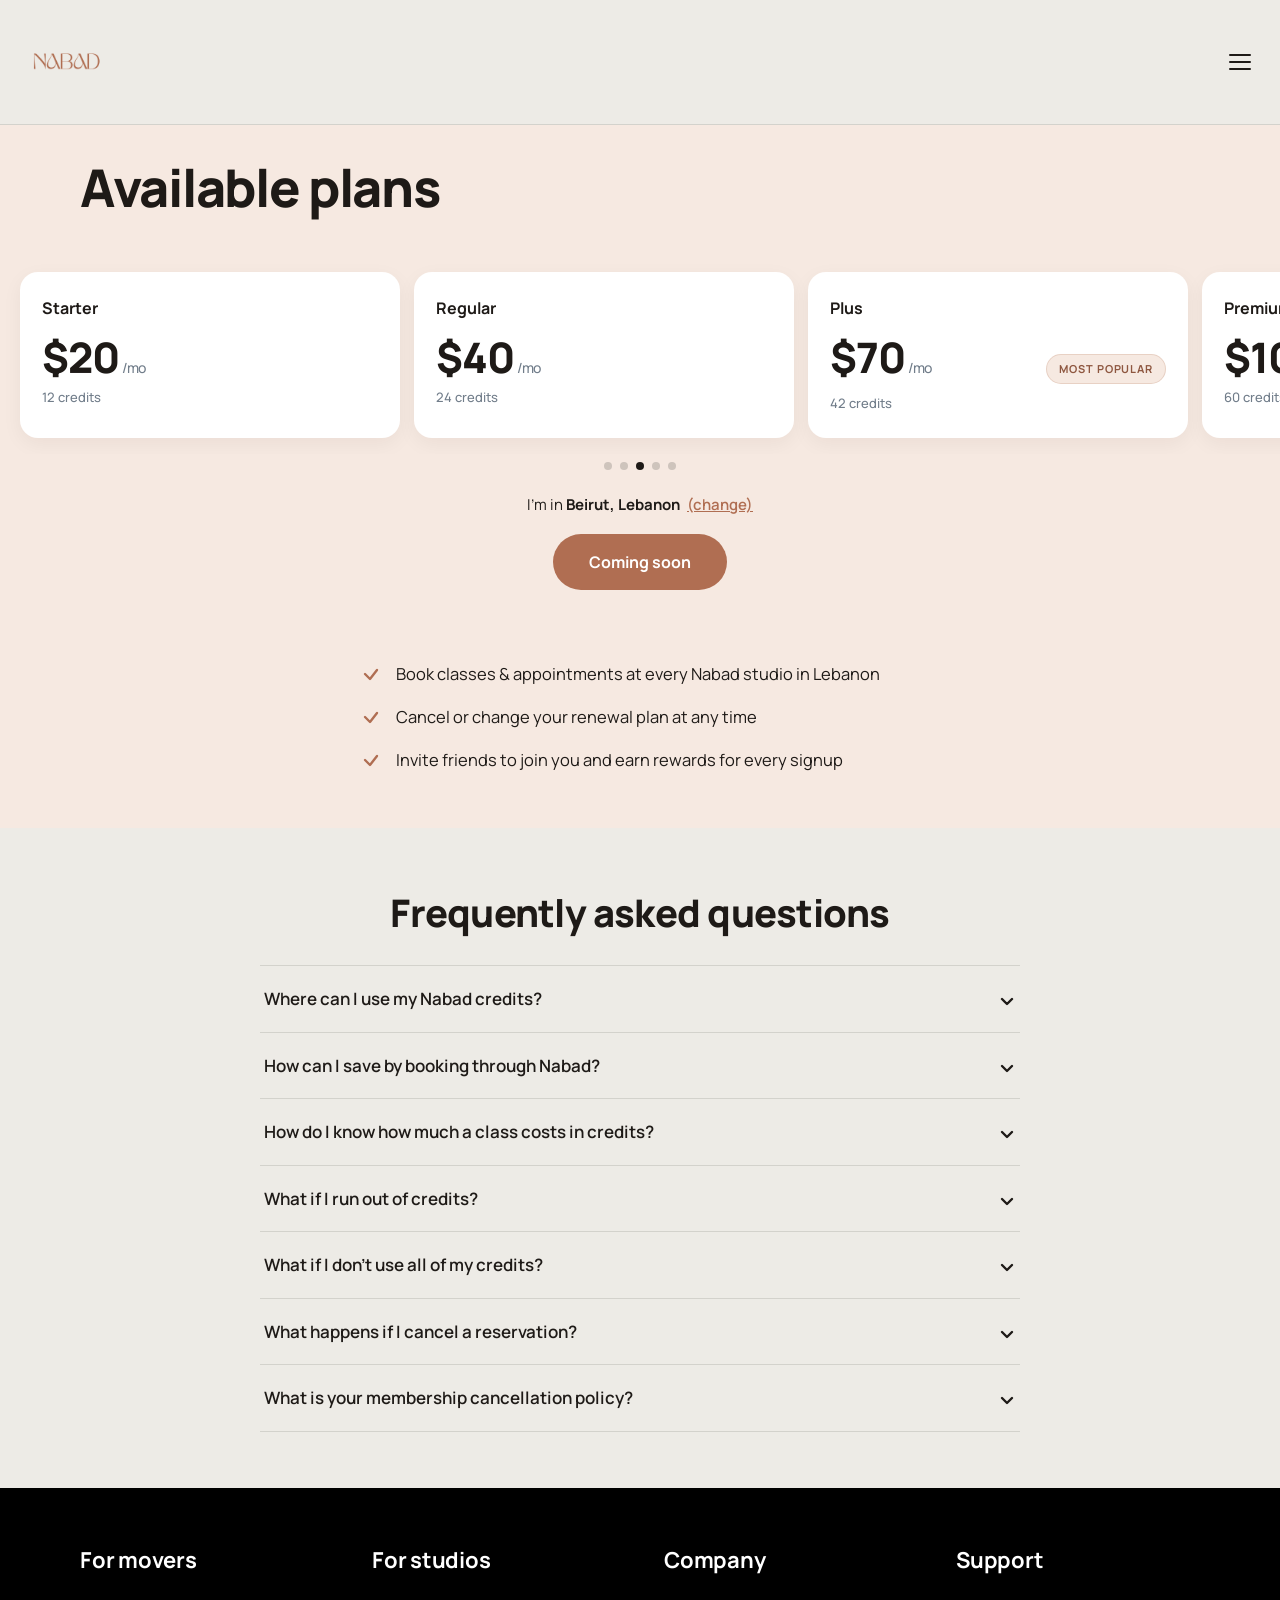
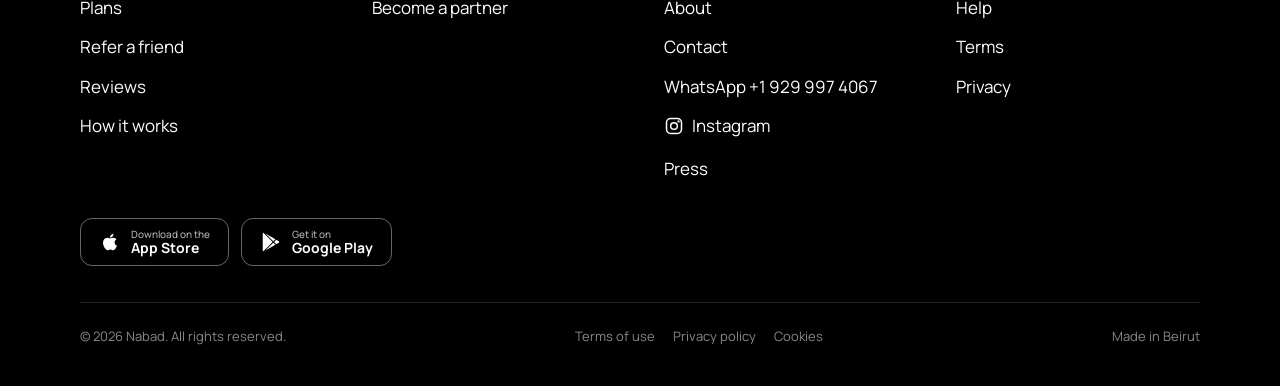
<file: plans.html>
<!DOCTYPE html>
<html lang="en">
<head>
<meta charset="UTF-8"/>
<meta name="viewport" content="width=device-width, initial-scale=1.0"/>
<title>Plans — Nabad</title>
<link rel="preconnect" href="https://fonts.googleapis.com"/>
<link rel="preconnect" href="https://fonts.gstatic.com" crossorigin/>
<link href="https://fonts.googleapis.com/css2?family=Manrope:wght@400;500;600;700;800&display=swap" rel="stylesheet"/>
<link rel="stylesheet" href="assets/anim.css"/>
<link rel="icon" type="image/png" href="assets/IMG_7429.png"/>
<link rel="apple-touch-icon" href="assets/IMG_7429.png"/>
<style>
:root{
  --bg:#EDEBE6;
  --bg-soft:#E2DFD8;
  --ink:#1E1A17;
  --slate:#717D8A;
  --line:rgba(30,26,23,0.12);
  --terra:#B06E52;
  --terra-d:#8E5740;
  --terra-l:#F6E9E1;
  --f-sans:'Manrope',-apple-system,BlinkMacSystemFont,'Segoe UI',sans-serif;
}
*,*::before,*::after{box-sizing:border-box;margin:0;padding:0}
html{scroll-behavior:smooth;-webkit-text-size-adjust:100%}
body{
  background:var(--bg);color:var(--ink);
  font-family:var(--f-sans);font-size:16px;line-height:1.5;
  -webkit-font-smoothing:antialiased;overflow-x:hidden;
}
a{color:inherit;text-decoration:none}
button{font:inherit;cursor:pointer;border:none;background:none;color:inherit}

.wrap{max-width:1200px;margin:0 auto;padding:0 20px}
@media(min-width:900px){.wrap{padding:0 40px}}

/* NAV */
.nav{
  position:sticky;top:0;z-index:60;
  display:flex;align-items:center;justify-content:space-between;
  padding:14px 20px;
  background:var(--bg);
  border-bottom:1px solid var(--line);
}
.nav-logo{display:inline-flex;align-items:center;font-size:24px;font-weight:800;letter-spacing:-.03em;color:var(--ink)}
.nav-logo img{height:72px;width:auto;display:block}
@media(min-width:760px){.nav-logo img{height:96px}}
.nav-burger{
  width:40px;height:40px;border-radius:50%;
  display:flex;flex-direction:column;justify-content:center;align-items:center;gap:5px;
  background:transparent;
}
.nav-burger span{width:22px;height:2px;background:var(--ink);border-radius:2px}

/* MENU OVERLAY */
.menu{position:fixed;inset:0;z-index:70;background:var(--bg);display:none;flex-direction:column;padding:14px 0 24px}
.menu.open{display:flex}
.menu-top{display:flex;justify-content:space-between;align-items:center;padding:0 20px 20px}
.menu-close{font-size:28px;font-weight:400;line-height:1;background:transparent;color:var(--ink)}
.menu-list{display:flex;flex-direction:column;flex:1}
.menu-list a{padding:18px 20px;font-size:20px;font-weight:600;border-bottom:1px solid var(--line)}
.menu-list a:first-child{border-top:1px solid var(--line)}
.menu-bottom{padding:24px 20px 0}

.btn-primary{
  display:inline-block;text-align:center;
  background:var(--terra);color:#fff;
  padding:16px 36px;border-radius:100px;
  font-size:16px;font-weight:700;
  transition:background .15s, transform .15s;
}
.btn-primary:hover{background:var(--terra-d);transform:translateY(-1px)}
.btn-primary.block{display:block;width:100%}

/* HERO PLANS */
.plans-hero{background:var(--terra-l);padding:36px 0 24px}
.plans-hero h1{font-size:clamp(34px,8vw,52px);font-weight:800;letter-spacing:-.025em;line-height:1.05}
.plans-hero p{font-size:16px;color:var(--ink);margin-top:14px}
.plans-hero a{color:var(--terra);text-decoration:underline;font-weight:600}

/* CARDS CAROUSEL */
.cards-wrap{background:var(--terra-l);padding:24px 0 36px}
.cards{
  display:flex;gap:14px;
  overflow-x:auto;scroll-snap-type:x mandatory;
  scrollbar-width:none;-ms-overflow-style:none;
  padding:8px 20px 16px;
}
.cards::-webkit-scrollbar{display:none}
.plan-card{
  flex:0 0 86%;max-width:380px;
  scroll-snap-align:center;
  background:#fff;border-radius:18px;
  padding:24px 22px;
  box-shadow:0 6px 20px rgba(30,26,23,.05);
  display:flex;flex-direction:column;gap:10px;
  position:relative;
}
.plan-credits{font-size:16px;font-weight:700}
.plan-price-row{display:flex;align-items:baseline;justify-content:space-between;gap:10px;margin-top:6px;flex-wrap:wrap}
.plan-price{font-size:42px;font-weight:800;letter-spacing:-.02em;line-height:1}
.plan-price small{font-size:14px;font-weight:500;color:var(--slate)}
.plan-badge{
  background:var(--terra-l);color:var(--terra-d);
  font-size:11px;font-weight:700;letter-spacing:.08em;text-transform:uppercase;
  padding:6px 12px;border-radius:100px;
  border:1px solid rgba(176,110,82,.2);
}

.dots{display:flex;gap:8px;justify-content:center;margin-top:8px}
.dot{width:8px;height:8px;border-radius:50%;background:rgba(30,26,23,.18);transition:background .2s}
.dot.on{background:var(--ink)}

.where{text-align:center;font-size:15px;margin-top:24px;color:var(--ink)}
.where strong{font-weight:700}
.where a{color:var(--terra);text-decoration:underline;font-weight:600;margin-left:4px}

.cta-row{display:flex;justify-content:center;margin-top:18px;padding:0 20px}

/* CHECKLIST */
.checklist{padding:36px 20px 56px;background:var(--terra-l)}
.checklist ul{list-style:none;display:flex;flex-direction:column;gap:18px;max-width:560px;margin:0 auto}
.checklist li{display:flex;gap:14px;align-items:flex-start;font-size:16.5px;line-height:1.5}
.checklist li::before{
  content:'';flex-shrink:0;width:22px;height:22px;border-radius:50%;
  background-image:url("data:image/svg+xml;utf8,<svg xmlns='http://www.w3.org/2000/svg' viewBox='0 0 22 22' fill='none' stroke='%23B06E52' stroke-width='2.4' stroke-linecap='round' stroke-linejoin='round'><polyline points='5 11 10 16 17 7'/></svg>");
  background-size:contain;background-repeat:no-repeat;
  margin-top:1px;
}

/* FAQ */
.faq{padding:56px 0;background:var(--bg)}
.faq h2{font-size:clamp(28px,6vw,38px);font-weight:800;letter-spacing:-.02em;text-align:center;margin-bottom:24px}
.faq-list{max-width:760px;margin:0 auto;border-top:1px solid var(--line)}
.faq-i{border-bottom:1px solid var(--line)}
.faq-q{
  list-style:none;cursor:pointer;
  padding:20px 4px;
  font-size:17px;font-weight:600;
  display:flex;justify-content:space-between;align-items:flex-start;gap:16px;
}
.faq-q::-webkit-details-marker{display:none}
.faq-q::after{
  content:'';width:18px;height:18px;flex-shrink:0;margin-top:6px;
  background-image:url("data:image/svg+xml;utf8,<svg xmlns='http://www.w3.org/2000/svg' viewBox='0 0 18 18' fill='none' stroke='%231E1A17' stroke-width='2.4' stroke-linecap='round' stroke-linejoin='round'><polyline points='4 7 9 12 14 7'/></svg>");
  background-size:contain;background-repeat:no-repeat;
  transition:transform .2s;
}
.faq-i[open] .faq-q::after{transform:rotate(180deg)}
.faq-a{padding:0 4px 20px;color:var(--slate);font-size:15px;line-height:1.6}
.faq-a a{color:var(--terra);text-decoration:underline}

/* FOOTER */
.footer{background:#000;color:#fff;padding:56px 0 40px}
.footer-grid{display:grid;grid-template-columns:repeat(2,1fr);gap:36px 24px}
@media(min-width:800px){.footer-grid{grid-template-columns:repeat(4,1fr);gap:48px}}
.footer h4{font-size:22px;font-weight:700;margin-bottom:18px;letter-spacing:-.01em}
.footer ul{list-style:none;display:flex;flex-direction:column;gap:14px}
.footer a{color:#fff;font-size:17px;font-weight:400}
.footer a:hover{text-decoration:underline}
.footer-apps{display:flex;gap:12px;flex-wrap:wrap;margin-top:36px}
.app-btn{display:inline-flex;align-items:center;gap:10px;padding:10px 18px;border:1.5px solid rgba(255,255,255,.4);border-radius:12px;color:#fff;font-weight:600;transition:background .15s, border-color .15s}
.app-btn:hover{background:rgba(255,255,255,.08);border-color:#fff;text-decoration:none}
.app-btn svg{width:22px;height:22px;flex-shrink:0;fill:currentColor}
.app-btn span{display:flex;flex-direction:column;line-height:1.1;text-align:left}
.app-btn small{font-size:10px;font-weight:500;opacity:.7}
.app-btn strong{font-size:14px;font-weight:700}
.footer-bottom{margin-top:36px;padding-top:24px;border-top:1px solid rgba(255,255,255,.15);display:flex;justify-content:space-between;align-items:center;flex-wrap:wrap;gap:14px;font-size:13px;color:#888}
.footer-legal{display:flex;flex-wrap:wrap;gap:18px}
.footer-legal a{color:#888;font-size:13px;font-weight:400}
.footer-legal a:hover{color:#fff}
</style>
<!-- OG START -->
<meta property="og:type" content="website"/>
<meta property="og:url" content="https://www.nabad.studio/plans.html"/>
<meta property="og:title" content="Plans — Nabad"/>
<meta property="og:description" content="Starter, Regular, Plus, Premium, Elite. Five credit-based plans. Cancel anytime, credits never expire."/>
<meta property="og:image" content="https://www.nabad.studio/assets/og-image.jpg"/>
<meta property="og:image:width" content="1200"/>
<meta property="og:image:height" content="630"/>
<meta name="twitter:card" content="summary_large_image"/>
<meta name="twitter:title" content="Plans — Nabad"/>
<meta name="twitter:description" content="Starter, Regular, Plus, Premium, Elite. Five credit-based plans. Cancel anytime, credits never expire."/>
<meta name="twitter:image" content="https://www.nabad.studio/assets/og-image.jpg"/>
<!-- OG END -->
</head>
<body>

<!-- NAV -->
<header class="nav">
  <a href="index.html" class="nav-logo"><img src="assets/logo-wordmark.png" alt="Nabad"/></a>
  <button class="nav-burger" aria-label="Open menu" onclick="document.getElementById('menu').classList.add('open')">
    <span></span><span></span><span></span>
  </button>
</header>

<!-- MENU OVERLAY -->
<div class="menu" id="menu">
  <div class="menu-top">
    <span class="nav-logo"><img src="assets/logo-wordmark.png" alt="Nabad"/></span>
    <button class="menu-close" aria-label="Close" onclick="document.getElementById('menu').classList.remove('open')">×</button>
  </div>
  <div class="menu-list">
    <a href="index.html">Home</a>
    <a href="plans.html">Plans</a>
    <a href="refer.html">Refer a friend</a>
    <a href="index.html#how">How it works</a>
    <a href="studios.html">For studios</a>
  </div>
  <div class="menu-bottom">
    <a href="#" class="btn-primary block" onclick="event.preventDefault();alert('App coming soon. Stay tuned!');">Coming soon</a>
  </div>
</div>

<!-- HEADER -->
<section class="plans-hero">
  <div class="wrap">
    <h1 class="fx-up fx-up-1">Available plans</h1>
  </div>
</section>

<!-- CARDS -->
<div class="cards-wrap reveal">
  <div class="cards" id="cards">
    <div class="plan-card">
      <div class="plan-credits">Starter</div>
      <div class="plan-price-row">
        <div class="plan-price">$20<small> /mo</small></div>
      </div>
      <div class="plan-credits" style="color:var(--slate);font-weight:500;font-size:13px">12 credits</div>
    </div>
    <div class="plan-card">
      <div class="plan-credits">Regular</div>
      <div class="plan-price-row">
        <div class="plan-price">$40<small> /mo</small></div>
      </div>
      <div class="plan-credits" style="color:var(--slate);font-weight:500;font-size:13px">24 credits</div>
    </div>
    <div class="plan-card">
      <div class="plan-credits">Plus</div>
      <div class="plan-price-row">
        <div class="plan-price">$70<small> /mo</small></div>
        <span class="plan-badge">Most popular</span>
      </div>
      <div class="plan-credits" style="color:var(--slate);font-weight:500;font-size:13px">42 credits</div>
    </div>
    <div class="plan-card">
      <div class="plan-credits">Premium</div>
      <div class="plan-price-row">
        <div class="plan-price">$100<small> /mo</small></div>
      </div>
      <div class="plan-credits" style="color:var(--slate);font-weight:500;font-size:13px">60 credits</div>
    </div>
    <div class="plan-card">
      <div class="plan-credits">Elite</div>
      <div class="plan-price-row">
        <div class="plan-price">$200<small> /mo</small></div>
      </div>
      <div class="plan-credits" style="color:var(--slate);font-weight:500;font-size:13px">120 credits</div>
    </div>
  </div>
  <div class="dots" id="dots">
    <span class="dot"></span><span class="dot"></span><span class="dot on"></span><span class="dot"></span><span class="dot"></span>
  </div>
  <p class="where">I'm in <strong>Beirut, Lebanon</strong> <a href="#">(change)</a></p>
  <div class="cta-row">
    <a href="#" class="btn-primary" onclick="event.preventDefault();alert('App coming soon. Stay tuned!');">Coming soon</a>
  </div>
</div>

<!-- CHECKLIST -->
<section class="checklist reveal">
  <ul>
    <li>Book classes &amp; appointments at every Nabad studio in Lebanon</li>
    <li>Cancel or change your renewal plan at any time</li>
    <li>Invite friends to join you and earn rewards for every signup</li>
  </ul>
</section>

<!-- FAQ -->
<section class="faq reveal">
  <div class="wrap">
    <h2>Frequently asked questions</h2>
    <div class="faq-list">
      <details class="faq-i"><summary class="faq-q">Where can I use my Nabad credits?</summary><div class="faq-a">All Nabad partner studios in Lebanon. Beirut, Jounieh, Tripoli, Batroun and beyond. Browse the full list in the app by city, neighborhood, or activity.</div></details>
      <details class="faq-i"><summary class="faq-q">How can I save by booking through Nabad?</summary><div class="faq-a">One membership replaces multiple studio passes. The more you train, the more value per class, and you can mix activities (pilates Monday, yoga Wednesday, boxing Friday) without juggling memberships.</div></details>
      <details class="faq-i"><summary class="faq-q">How do I know how much a class costs in credits?</summary><div class="faq-a">Every class shows its credit cost in the app before you confirm. The amount varies by studio, time, and popularity. Peak slots cost more, off-peak cost less.</div></details>
      <details class="faq-i"><summary class="faq-q">What if I run out of credits?</summary><div class="faq-a">Upgrade your plan from the app at any time. Credits are added instantly.</div></details>
      <details class="faq-i"><summary class="faq-q">What if I don't use all of my credits?</summary><div class="faq-a">Your unused credits stay on your account. If you have 5 credits left at the end of the month, they're still there next month on top of your new allowance.</div></details>
      <details class="faq-i"><summary class="faq-q">What happens if I cancel a reservation?</summary><div class="faq-a">Cancel at least 12 hours before class to get all your credits back. If you cancel less than 12 hours before class, you're charged 100% of the credits used. No refund.</div></details>
      <details class="faq-i"><summary class="faq-q">What is your membership cancellation policy?</summary><div class="faq-a">Nabad has two plan types:<br/><br/><strong>Monthly:</strong> you can cancel from the app at any time. The current month can't be cancelled, but your plan won't renew the following month.<br/><br/><strong>Annual:</strong> once purchased, the annual plan is non-refundable.</div></details>
    </div>
  </div>
</section>

<!-- FOOTER -->
<footer class="footer reveal">
  <div class="wrap">
    <div class="footer-grid">
      <div>
        <h4>For movers</h4>
        <ul>
          <li><a href="plans.html">Plans</a></li><li><a href="refer.html">Refer a friend</a></li><li><a href="reviews.html">Reviews</a></li>
          <li><a href="index.html#how">How it works</a></li>
        </ul>
      </div>
      <div>
        <h4>For studios</h4>
        <ul>
          <li><a href="studios.html">Become a partner</a></li>
          
        </ul>
      </div>
      <div>
        <h4>Company</h4>
        <ul>
          <li><a href="#">About</a></li>
          <li><a href="mailto:studionabad@gmail.com">Contact</a></li><li><a href="https://wa.me/19299974067" target="_blank" rel="noopener">WhatsApp +1 929 997 4067</a></li><li><a href="https://instagram.com/nabadapp" target="_blank" rel="noopener" aria-label="Instagram" style="display:inline-flex;align-items:center;gap:8px"><svg width="20" height="20" viewBox="0 0 24 24" fill="none" stroke="currentColor" stroke-width="1.8" stroke-linecap="round" stroke-linejoin="round"><rect x="3" y="3" width="18" height="18" rx="5"/><circle cx="12" cy="12" r="4"/><circle cx="17.5" cy="6.5" r="0.5" fill="currentColor"/></svg><span>Instagram</span></a></li>
          <li><a href="press.html">Press</a></li>
        </ul>
      </div>
      <div>
        <h4>Support</h4>
        <ul>
          <li><a href="help.html">Help</a></li>
          <li><a href="terms.html">Terms</a></li>
          <li><a href="privacy.html">Privacy</a></li>
        </ul>
      </div>
    </div>
    <div class="footer-apps">
      <a href="coming-soon.html" class="app-btn">
        <svg viewBox="0 0 24 24"><path d="M17.05 20.28c-.98.95-2.05.8-3.08.35-1.09-.46-2.09-.48-3.24 0-1.44.62-2.2.44-3.06-.35C2.79 15.25 3.51 7.59 9.05 7.31c1.35.07 2.29.74 3.08.8 1.18-.24 2.31-.93 3.57-.84 1.51.12 2.65.72 3.4 1.8-3.12 1.87-2.38 5.98.48 7.13-.57 1.5-1.31 2.99-2.54 4.09zM12.03 7.25c-.15-2.23 1.66-4.07 3.74-4.25.29 2.58-2.34 4.5-3.74 4.25z"/></svg>
        <span><small>Download on the</small><strong>App Store</strong></span>
      </a>
      <a href="coming-soon.html" class="app-btn">
        <svg viewBox="0 0 24 24"><path d="M3.609 1.814L13.792 12 3.61 22.186a.996.996 0 01-.61-.92V2.734a1 1 0 01.609-.92zm10.89 10.893l2.302 2.302-10.937 6.333 8.635-8.635zm3.199-3.198l2.807 1.626a1 1 0 010 1.73l-2.808 1.626L15.491 12l2.207-2.49zM5.864 2.658L16.802 8.99l-2.302 2.302-8.636-8.634z"/></svg>
        <span><small>Get it on</small><strong>Google Play</strong></span>
      </a>
    </div>
    <div class="footer-bottom">
      <span>&copy; 2026 Nabad. All rights reserved.</span>
      <div class="footer-legal">
        <a href="terms.html">Terms of use</a>
        <a href="privacy.html">Privacy policy</a>
        <a href="cookies.html">Cookies</a>
      </div>
      <span>Made in Beirut</span>
    </div>
  </div>
</footer>

<script>
const cards = document.getElementById('cards');
const dots = document.querySelectorAll('#dots .dot');
cards.addEventListener('scroll', ()=>{
  const i = Math.round(cards.scrollLeft / (cards.scrollWidth / dots.length));
  dots.forEach((d,j)=>d.classList.toggle('on', j===i));
});
</script>
<script src="assets/anim.js" defer></script>
</body>
</html>
</file>
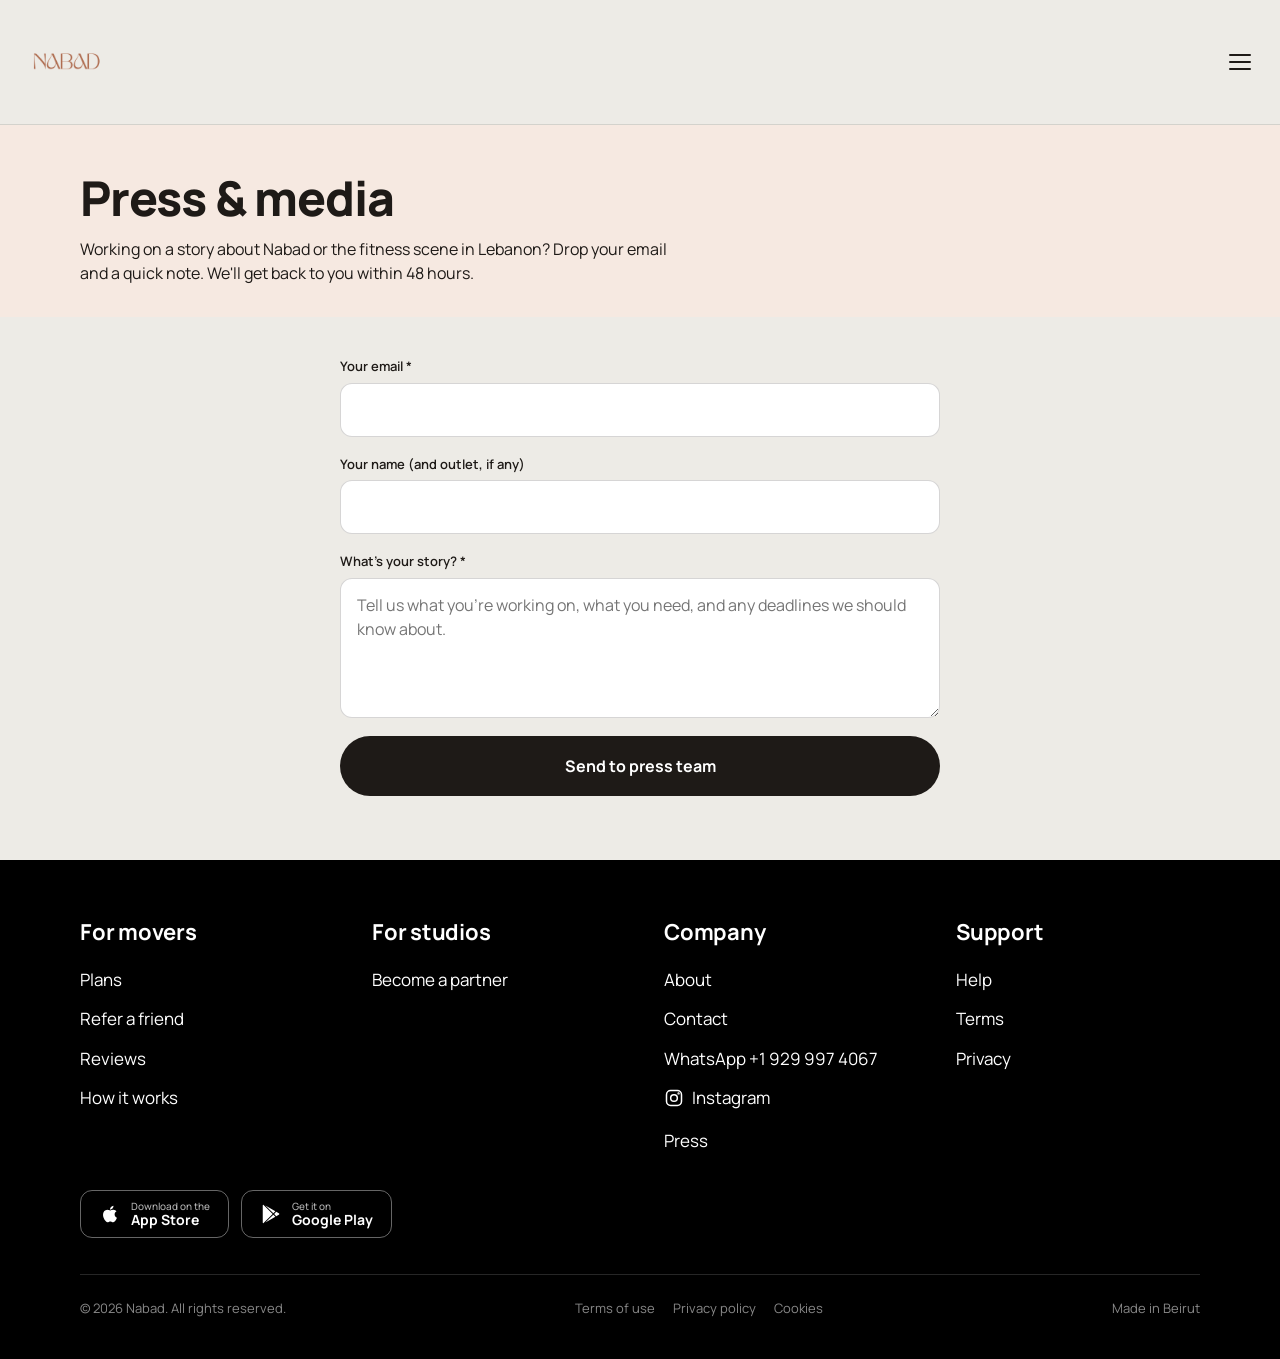
<file: press.html>
<!DOCTYPE html>
<html lang="en">
<head>
<meta charset="UTF-8"/>
<meta name="viewport" content="width=device-width, initial-scale=1.0"/>
<title>Press — Nabad</title>
<link rel="preconnect" href="https://fonts.googleapis.com"/>
<link rel="preconnect" href="https://fonts.gstatic.com" crossorigin/>
<link href="https://fonts.googleapis.com/css2?family=Manrope:wght@400;500;600;700;800&display=swap" rel="stylesheet"/>
<link rel="stylesheet" href="assets/anim.css"/>
<link rel="icon" type="image/png" href="assets/IMG_7429.png"/>
<link rel="apple-touch-icon" href="assets/IMG_7429.png"/>
<style>
:root{
  --bg:#EDEBE6;--ink:#1E1A17;--slate:#717D8A;
  --line:rgba(30,26,23,0.12);
  --terra:#B06E52;--terra-d:#8E5740;--terra-l:#F6E9E1;
  --f-sans:'Manrope',-apple-system,sans-serif;
}
*,*::before,*::after{box-sizing:border-box;margin:0;padding:0}
body{background:var(--bg);color:var(--ink);font-family:var(--f-sans);font-size:16px;line-height:1.5;-webkit-font-smoothing:antialiased}
a{color:inherit;text-decoration:none}
button{font:inherit;cursor:pointer;border:none;background:none;color:inherit}
.wrap{max-width:1200px;margin:0 auto;padding:0 20px}
@media(min-width:900px){.wrap{padding:0 40px}}

.nav{position:sticky;top:0;z-index:60;display:flex;align-items:center;justify-content:space-between;padding:14px 20px;background:var(--bg);border-bottom:1px solid var(--line)}
.nav-logo{display:inline-flex;align-items:center;font-size:24px;font-weight:800;letter-spacing:-.03em}
.nav-logo img{height:72px;width:auto;display:block}
@media(min-width:760px){.nav-logo img{height:96px}}
.nav-burger{width:40px;height:40px;border-radius:50%;display:flex;flex-direction:column;justify-content:center;align-items:center;gap:5px;background:transparent}
.nav-burger span{width:22px;height:2px;background:var(--ink);border-radius:2px}

.menu{position:fixed;inset:0;z-index:70;background:var(--bg);display:none;flex-direction:column;padding:14px 0 24px}
.menu.open{display:flex}
.menu-top{display:flex;justify-content:space-between;align-items:center;padding:0 20px 20px}
.menu-close{font-size:28px;background:transparent;color:var(--ink);line-height:1}
.menu-list{display:flex;flex-direction:column;flex:1}
.menu-list a{padding:18px 20px;font-size:20px;font-weight:600;border-bottom:1px solid var(--line)}
.menu-list a:first-child{border-top:1px solid var(--line)}

.page-hero{background:var(--terra-l);padding:48px 0 32px}
.page-hero h1{font-size:clamp(32px,7vw,48px);font-weight:800;letter-spacing:-.025em;line-height:1.05}
.page-hero p{font-size:16px;color:var(--ink);margin-top:14px;max-width:60ch}

.content{padding:40px 0 64px}
.inner{max-width:600px;margin:0 auto}
.field{display:flex;flex-direction:column;gap:6px;margin-bottom:18px}
.field label{font-size:13px;font-weight:600;color:var(--ink)}
.field input,.field textarea{
  font:inherit;color:var(--ink);
  border:1.5px solid rgba(30,26,23,.18);
  background:#fff;padding:14px 16px;border-radius:12px;
  outline:none;transition:border-color .15s;
}
.field input:focus,.field textarea:focus{border-color:var(--terra)}
.field textarea{resize:vertical;min-height:140px;font-family:inherit}
.submit{
  width:100%;background:var(--ink);color:#fff;
  padding:18px;border-radius:100px;font-size:16px;font-weight:700;
  border:none;cursor:pointer;transition:background .15s;
}
.submit:hover{background:var(--terra)}

.footer{background:#000;color:#fff;padding:56px 0 40px}
.footer-grid{display:grid;grid-template-columns:repeat(2,1fr);gap:36px 24px}
@media(min-width:800px){.footer-grid{grid-template-columns:repeat(4,1fr);gap:48px}}
.footer h4{font-size:22px;font-weight:700;margin-bottom:18px;letter-spacing:-.01em}
.footer ul{list-style:none;display:flex;flex-direction:column;gap:14px}
.footer a{color:#fff;font-size:17px;font-weight:400}
.footer a:hover{text-decoration:underline}
.footer-apps{display:flex;gap:12px;flex-wrap:wrap;margin-top:36px}
.app-btn{display:inline-flex;align-items:center;gap:10px;padding:10px 18px;border:1.5px solid rgba(255,255,255,.4);border-radius:12px;color:#fff;font-weight:600;transition:background .15s, border-color .15s}
.app-btn:hover{background:rgba(255,255,255,.08);border-color:#fff;text-decoration:none}
.app-btn svg{width:22px;height:22px;flex-shrink:0;fill:currentColor}
.app-btn span{display:flex;flex-direction:column;line-height:1.1;text-align:left}
.app-btn small{font-size:10px;font-weight:500;opacity:.7}
.app-btn strong{font-size:14px;font-weight:700}
.footer-bottom{margin-top:36px;padding-top:24px;border-top:1px solid rgba(255,255,255,.15);display:flex;justify-content:space-between;align-items:center;flex-wrap:wrap;gap:14px;font-size:13px;color:#888}
.footer-legal{display:flex;flex-wrap:wrap;gap:18px}
.footer-legal a{color:#888;font-size:13px;font-weight:400}
.footer-legal a:hover{color:#fff}
</style>
<!-- OG START -->
<meta property="og:type" content="website"/>
<meta property="og:url" content="https://www.nabad.studio/press.html"/>
<meta property="og:title" content="Press & media — Nabad"/>
<meta property="og:description" content="Working on a story about Nabad or the fitness scene in Lebanon? Get in touch."/>
<meta property="og:image" content="https://www.nabad.studio/assets/og-image.jpg"/>
<meta property="og:image:width" content="1200"/>
<meta property="og:image:height" content="630"/>
<meta name="twitter:card" content="summary_large_image"/>
<meta name="twitter:title" content="Press & media — Nabad"/>
<meta name="twitter:description" content="Working on a story about Nabad or the fitness scene in Lebanon? Get in touch."/>
<meta name="twitter:image" content="https://www.nabad.studio/assets/og-image.jpg"/>
<!-- OG END -->
</head>
<body>

<header class="nav">
  <a href="index.html" class="nav-logo"><img src="assets/logo-wordmark.png" alt="Nabad"/></a>
  <button class="nav-burger" onclick="document.getElementById('menu').classList.add('open')"><span></span><span></span><span></span></button>
</header>

<div class="menu" id="menu">
  <div class="menu-top">
    <span class="nav-logo"><img src="assets/logo-wordmark.png" alt="Nabad"/></span>
    <button class="menu-close" onclick="document.getElementById('menu').classList.remove('open')">×</button>
  </div>
  <div class="menu-list">
    <a href="index.html">Home</a>
    <a href="plans.html">Plans</a>
    <a href="refer.html">Refer a friend</a>
    <a href="index.html#how">How it works</a>
    <a href="studios.html">For studios</a>
  </div>
</div>

<section class="page-hero">
  <div class="wrap">
    <h1 class="fx-up fx-up-1">Press &amp; media</h1>
    <p class="fx-up fx-up-2">Working on a story about Nabad or the fitness scene in Lebanon? Drop your email and a quick note. We'll get back to you within 48 hours.</p>
  </div>
</section>

<section class="content reveal">
  <div class="wrap">
    <div class="inner">
      <form id="pressForm" action="https://formspree.io/f/xwvyqbnp" method="POST">
        <input type="hidden" name="_subject" value="Press inquiry"/>
        <input type="hidden" name="form_source" value="press.html"/>
        <div class="field">
          <label for="email">Your email *</label>
          <input id="email" name="Email" type="email" required/>
        </div>
        <div class="field">
          <label for="name">Your name (and outlet, if any)</label>
          <input id="name" name="Name" type="text"/>
        </div>
        <div class="field">
          <label for="msg">What's your story? *</label>
          <textarea id="msg" name="Story" required placeholder="Tell us what you're working on, what you need, and any deadlines we should know about."></textarea>
        </div>
        <button class="submit" type="submit">Send to press team</button>
      </form>
      <div id="pressSuccess" style="display:none;margin-top:20px;padding:18px;background:var(--terra-l);color:var(--terra-d);border-radius:12px;font-weight:600">Thanks! We'll reach out within 48 hours.</div>
    </div>
  </div>
</section>

<footer class="footer reveal">
  <div class="wrap">
    <div class="footer-grid">
      <div><h4>For movers</h4><ul><li><a href="plans.html">Plans</a></li><li><a href="refer.html">Refer a friend</a></li><li><a href="reviews.html">Reviews</a></li><li><a href="index.html#how">How it works</a></li></ul></div>
      <div><h4>For studios</h4><ul><li><a href="studios.html">Become a partner</a></li></ul></div>
      <div><h4>Company</h4><ul><li><a href="#">About</a></li><li><a href="mailto:studionabad@gmail.com">Contact</a></li><li><a href="https://wa.me/19299974067" target="_blank" rel="noopener">WhatsApp +1 929 997 4067</a></li><li><a href="https://instagram.com/nabadapp" target="_blank" rel="noopener" aria-label="Instagram" style="display:inline-flex;align-items:center;gap:8px"><svg width="20" height="20" viewBox="0 0 24 24" fill="none" stroke="currentColor" stroke-width="1.8" stroke-linecap="round" stroke-linejoin="round"><rect x="3" y="3" width="18" height="18" rx="5"/><circle cx="12" cy="12" r="4"/><circle cx="17.5" cy="6.5" r="0.5" fill="currentColor"/></svg><span>Instagram</span></a></li><li><a href="press.html">Press</a></li></ul></div>
      <div><h4>Support</h4><ul><li><a href="help.html">Help</a></li><li><a href="terms.html">Terms</a></li><li><a href="privacy.html">Privacy</a></li></ul></div>
    </div>
    <div class="footer-apps">
      <a href="coming-soon.html" class="app-btn"><svg viewBox="0 0 24 24"><path d="M17.05 20.28c-.98.95-2.05.8-3.08.35-1.09-.46-2.09-.48-3.24 0-1.44.62-2.2.44-3.06-.35C2.79 15.25 3.51 7.59 9.05 7.31c1.35.07 2.29.74 3.08.8 1.18-.24 2.31-.93 3.57-.84 1.51.12 2.65.72 3.4 1.8-3.12 1.87-2.38 5.98.48 7.13-.57 1.5-1.31 2.99-2.54 4.09zM12.03 7.25c-.15-2.23 1.66-4.07 3.74-4.25.29 2.58-2.34 4.5-3.74 4.25z"/></svg><span><small>Download on the</small><strong>App Store</strong></span></a>
      <a href="coming-soon.html" class="app-btn"><svg viewBox="0 0 24 24"><path d="M3.609 1.814L13.792 12 3.61 22.186a.996.996 0 01-.61-.92V2.734a1 1 0 01.609-.92zm10.89 10.893l2.302 2.302-10.937 6.333 8.635-8.635zm3.199-3.198l2.807 1.626a1 1 0 010 1.73l-2.808 1.626L15.491 12l2.207-2.49zM5.864 2.658L16.802 8.99l-2.302 2.302-8.636-8.634z"/></svg><span><small>Get it on</small><strong>Google Play</strong></span></a>
    </div>
    <div class="footer-bottom"><span>&copy; 2026 Nabad. All rights reserved.</span><div class="footer-legal"><a href="terms.html">Terms of use</a><a href="privacy.html">Privacy policy</a><a href="cookies.html">Cookies</a></div><span>Made in Beirut</span></div>
  </div>
</footer>
<script src="assets/anim.js" defer></script>
<script>
document.getElementById('pressForm').addEventListener('submit', async function(e){
  e.preventDefault();
  const form = e.target;
  const btn = form.querySelector('button[type="submit"]');
  btn.disabled = true; btn.textContent = 'Sending…';
  try {
    const res = await fetch(form.action, {method:'POST', body:new FormData(form), headers:{'Accept':'application/json'}});
    if(res.ok){
      form.style.display = 'none';
      document.getElementById('pressSuccess').style.display = 'block';
    } else { btn.disabled = false; btn.textContent = 'Send to press team'; alert('Something went wrong. Please email studionabad@gmail.com.'); }
  } catch(err){ btn.disabled = false; btn.textContent = 'Send to press team'; alert('Something went wrong. Please email studionabad@gmail.com.'); }
});
</script>
</body>
</html>
</file>
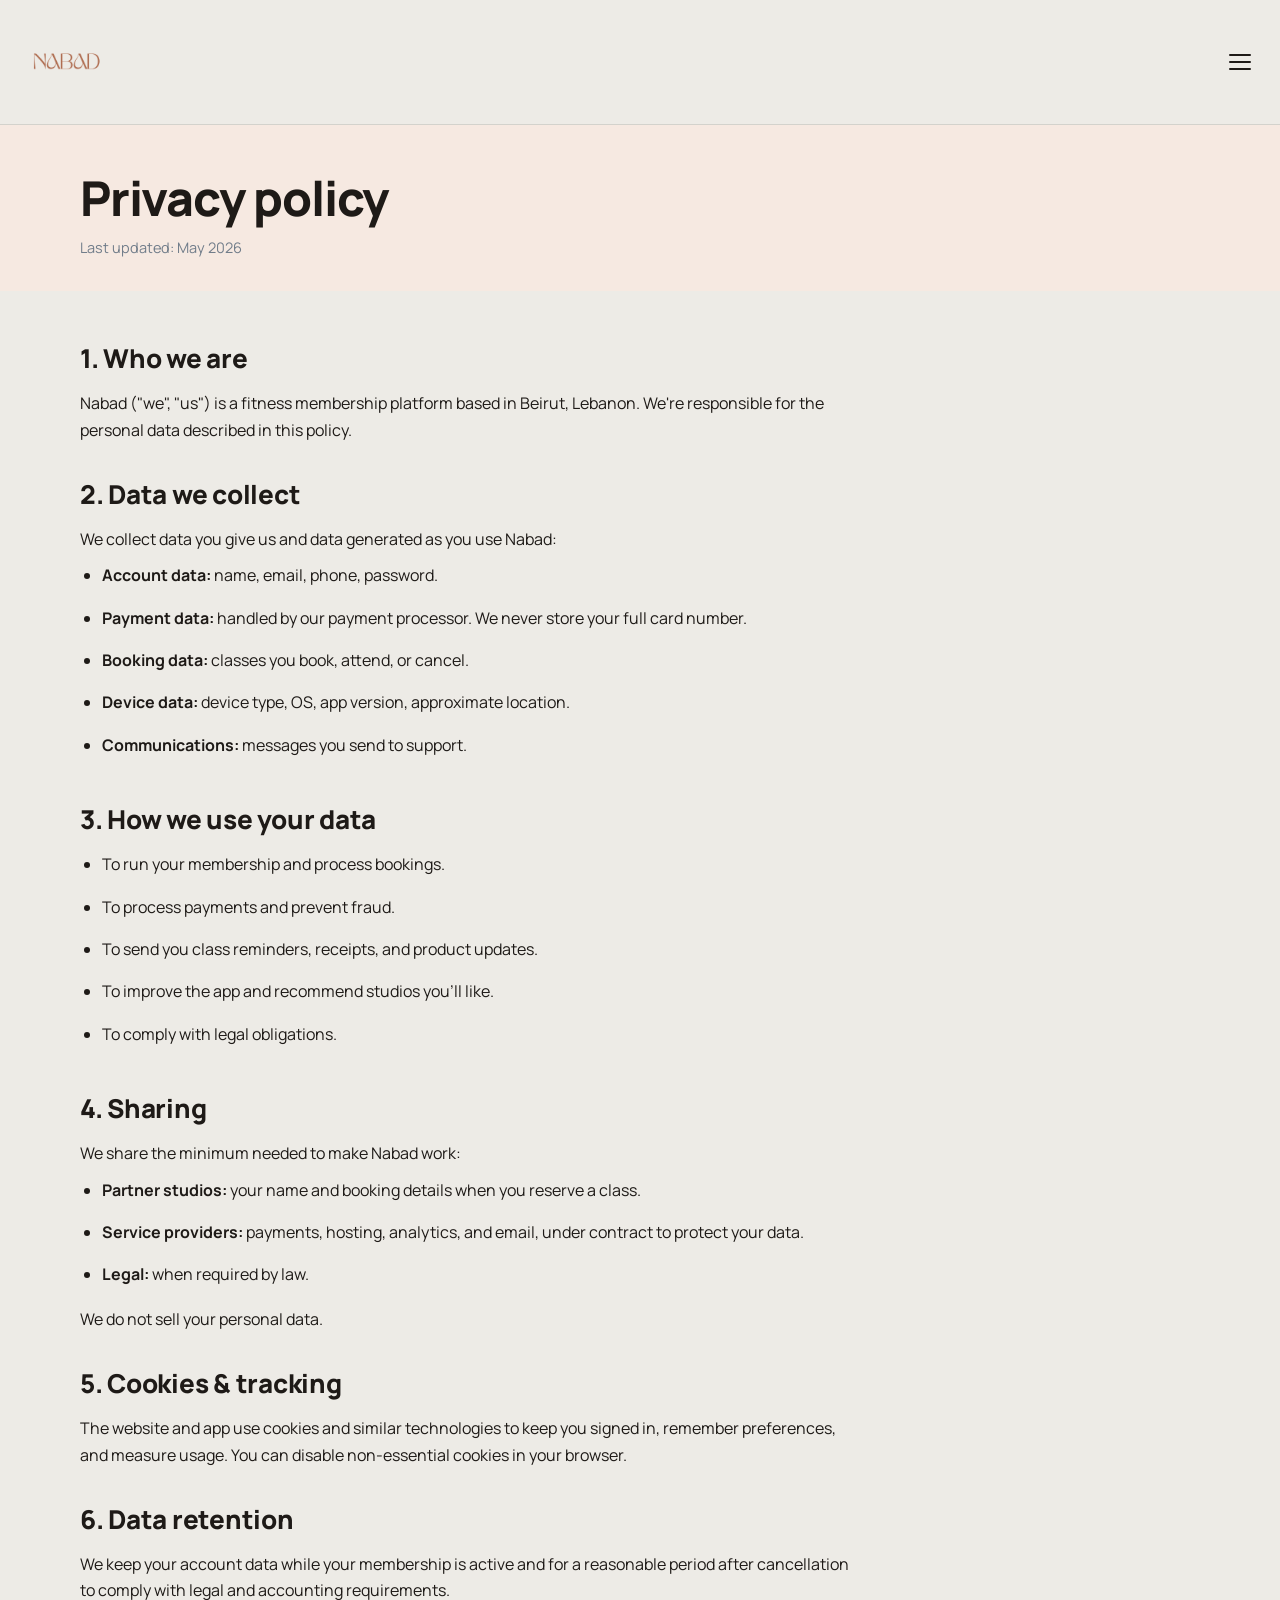
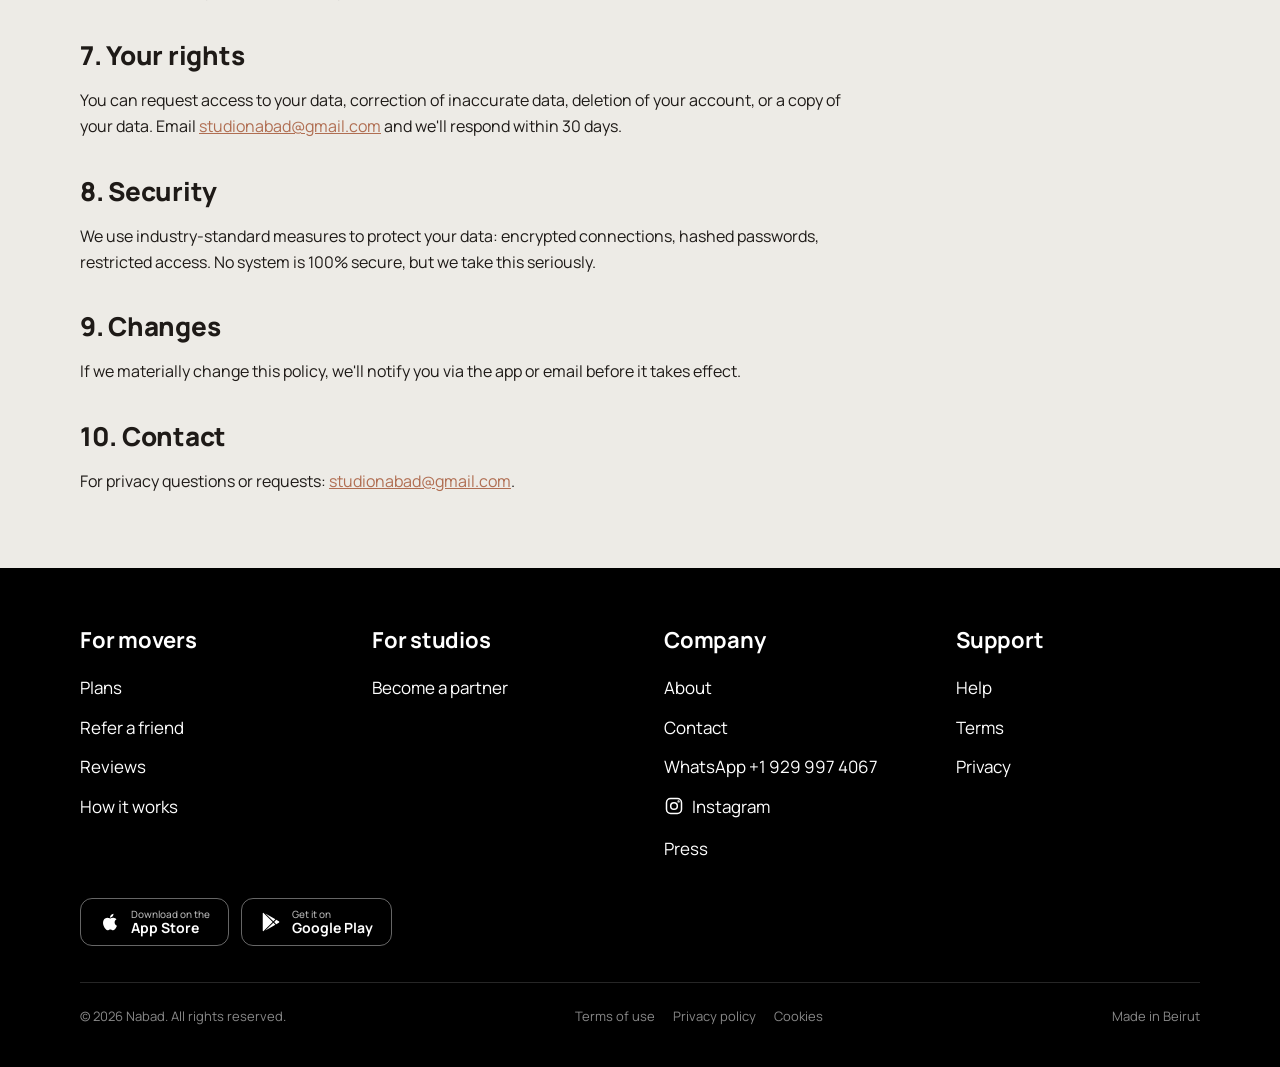
<file: privacy.html>
<!DOCTYPE html>
<html lang="en">
<head>
<meta charset="UTF-8"/>
<meta name="viewport" content="width=device-width, initial-scale=1.0"/>
<title>Privacy policy — Nabad</title>
<link rel="preconnect" href="https://fonts.googleapis.com"/>
<link rel="preconnect" href="https://fonts.gstatic.com" crossorigin/>
<link href="https://fonts.googleapis.com/css2?family=Manrope:wght@400;500;600;700;800&display=swap" rel="stylesheet"/>
<link rel="stylesheet" href="assets/anim.css"/>
<link rel="icon" type="image/png" href="assets/IMG_7429.png"/>
<link rel="apple-touch-icon" href="assets/IMG_7429.png"/>
<style>
:root{
  --bg:#EDEBE6;--bg-soft:#E2DFD8;
  --ink:#1E1A17;--slate:#717D8A;
  --line:rgba(30,26,23,0.12);
  --terra:#B06E52;--terra-d:#8E5740;--terra-l:#F6E9E1;
  --f-sans:'Manrope',-apple-system,BlinkMacSystemFont,'Segoe UI',sans-serif;
}
*,*::before,*::after{box-sizing:border-box;margin:0;padding:0}
html{scroll-behavior:smooth;-webkit-text-size-adjust:100%}
body{background:var(--bg);color:var(--ink);font-family:var(--f-sans);font-size:16px;line-height:1.5;-webkit-font-smoothing:antialiased;overflow-x:hidden}
a{color:inherit;text-decoration:none}
button{font:inherit;cursor:pointer;border:none;background:none;color:inherit}
.wrap{max-width:1200px;margin:0 auto;padding:0 20px}
@media(min-width:900px){.wrap{padding:0 40px}}

.nav{position:sticky;top:0;z-index:60;display:flex;align-items:center;justify-content:space-between;padding:14px 20px;background:var(--bg);border-bottom:1px solid var(--line)}
.nav-logo{display:inline-flex;align-items:center;font-size:24px;font-weight:800;letter-spacing:-.03em;color:var(--ink)}
.nav-logo img{height:72px;width:auto;display:block}
@media(min-width:760px){.nav-logo img{height:96px}}
.nav-burger{width:40px;height:40px;border-radius:50%;display:flex;flex-direction:column;justify-content:center;align-items:center;gap:5px;background:transparent}
.nav-burger span{width:22px;height:2px;background:var(--ink);border-radius:2px}

.menu{position:fixed;inset:0;z-index:70;background:var(--bg);display:none;flex-direction:column;padding:14px 0 24px}
.menu.open{display:flex}
.menu-top{display:flex;justify-content:space-between;align-items:center;padding:0 20px 20px}
.menu-close{font-size:28px;font-weight:400;line-height:1;background:transparent;color:var(--ink)}
.menu-list{display:flex;flex-direction:column;flex:1}
.menu-list a{padding:18px 20px;font-size:20px;font-weight:600;border-bottom:1px solid var(--line)}
.menu-list a:first-child{border-top:1px solid var(--line)}

.page-hero{background:var(--terra-l);padding:48px 0 32px}
.page-hero h1{font-size:clamp(32px,7vw,48px);font-weight:800;letter-spacing:-.025em;line-height:1.05}
.page-hero p{font-size:14.5px;color:var(--slate);margin-top:14px}

.content{padding:48px 0 64px}
.content .inner{max-width:780px}
.content h2{font-size:clamp(20px,4vw,26px);font-weight:800;letter-spacing:-.01em;margin:32px 0 12px}
.content h2:first-child{margin-top:0}
.content p, .content li{color:var(--ink);font-size:16px;line-height:1.65;margin-bottom:10px}
.content ul{padding-left:22px;display:flex;flex-direction:column;gap:6px;margin:8px 0}
.content a{color:var(--terra);text-decoration:underline}

.footer{background:#000;color:#fff;padding:56px 0 40px}
.footer-grid{display:grid;grid-template-columns:repeat(2,1fr);gap:36px 24px}
@media(min-width:800px){.footer-grid{grid-template-columns:repeat(4,1fr);gap:48px}}
.footer h4{font-size:22px;font-weight:700;margin-bottom:18px;letter-spacing:-.01em}
.footer ul{list-style:none;display:flex;flex-direction:column;gap:14px}
.footer a{color:#fff;font-size:17px;font-weight:400}
.footer a:hover{text-decoration:underline}
.footer-apps{display:flex;gap:12px;flex-wrap:wrap;margin-top:36px}
.app-btn{display:inline-flex;align-items:center;gap:10px;padding:10px 18px;border:1.5px solid rgba(255,255,255,.4);border-radius:12px;color:#fff;font-weight:600;transition:background .15s, border-color .15s}
.app-btn:hover{background:rgba(255,255,255,.08);border-color:#fff;text-decoration:none}
.app-btn svg{width:22px;height:22px;flex-shrink:0;fill:currentColor}
.app-btn span{display:flex;flex-direction:column;line-height:1.1;text-align:left}
.app-btn small{font-size:10px;font-weight:500;opacity:.7}
.app-btn strong{font-size:14px;font-weight:700}
.footer-bottom{margin-top:36px;padding-top:24px;border-top:1px solid rgba(255,255,255,.15);display:flex;justify-content:space-between;align-items:center;flex-wrap:wrap;gap:14px;font-size:13px;color:#888}
.footer-legal{display:flex;flex-wrap:wrap;gap:18px}
.footer-legal a{color:#888;font-size:13px;font-weight:400}
.footer-legal a:hover{color:#fff}
</style>
<!-- OG START -->
<meta property="og:type" content="website"/>
<meta property="og:url" content="https://www.nabad.studio/privacy.html"/>
<meta property="og:title" content="Privacy policy — Nabad"/>
<meta property="og:description" content="How Nabad handles your data."/>
<meta property="og:image" content="https://www.nabad.studio/assets/og-image.jpg"/>
<meta property="og:image:width" content="1200"/>
<meta property="og:image:height" content="630"/>
<meta name="twitter:card" content="summary_large_image"/>
<meta name="twitter:title" content="Privacy policy — Nabad"/>
<meta name="twitter:description" content="How Nabad handles your data."/>
<meta name="twitter:image" content="https://www.nabad.studio/assets/og-image.jpg"/>
<!-- OG END -->
</head>
<body>

<header class="nav">
  <a href="index.html" class="nav-logo"><img src="assets/logo-wordmark.png" alt="Nabad"/></a>
  <button class="nav-burger" onclick="document.getElementById('menu').classList.add('open')"><span></span><span></span><span></span></button>
</header>

<div class="menu" id="menu">
  <div class="menu-top">
    <span class="nav-logo"><img src="assets/logo-wordmark.png" alt="Nabad"/></span>
    <button class="menu-close" onclick="document.getElementById('menu').classList.remove('open')">×</button>
  </div>
  <div class="menu-list">
    <a href="index.html">Home</a>
    <a href="plans.html">Plans</a>
    <a href="refer.html">Refer a friend</a>
    <a href="index.html#how">How it works</a>
    <a href="studios.html">For studios</a>
  </div>
</div>

<section class="page-hero">
  <div class="wrap">
    <h1 class="fx-up fx-up-1">Privacy policy</h1>
    <p class="fx-up fx-up-2">Last updated: May 2026</p>
  </div>
</section>

<section class="content reveal">
  <div class="wrap"><div class="inner">
    <h2>1. Who we are</h2>
    <p>Nabad ("we", "us") is a fitness membership platform based in Beirut, Lebanon. We're responsible for the personal data described in this policy.</p>

    <h2>2. Data we collect</h2>
    <p>We collect data you give us and data generated as you use Nabad:</p>
    <ul>
      <li><strong>Account data:</strong> name, email, phone, password.</li>
      <li><strong>Payment data:</strong> handled by our payment processor. We never store your full card number.</li>
      <li><strong>Booking data:</strong> classes you book, attend, or cancel.</li>
      <li><strong>Device data:</strong> device type, OS, app version, approximate location.</li>
      <li><strong>Communications:</strong> messages you send to support.</li>
    </ul>

    <h2>3. How we use your data</h2>
    <ul>
      <li>To run your membership and process bookings.</li>
      <li>To process payments and prevent fraud.</li>
      <li>To send you class reminders, receipts, and product updates.</li>
      <li>To improve the app and recommend studios you'll like.</li>
      <li>To comply with legal obligations.</li>
    </ul>

    <h2>4. Sharing</h2>
    <p>We share the minimum needed to make Nabad work:</p>
    <ul>
      <li><strong>Partner studios:</strong> your name and booking details when you reserve a class.</li>
      <li><strong>Service providers:</strong> payments, hosting, analytics, and email, under contract to protect your data.</li>
      <li><strong>Legal:</strong> when required by law.</li>
    </ul>
    <p>We do not sell your personal data.</p>

    <h2>5. Cookies &amp; tracking</h2>
    <p>The website and app use cookies and similar technologies to keep you signed in, remember preferences, and measure usage. You can disable non-essential cookies in your browser.</p>

    <h2>6. Data retention</h2>
    <p>We keep your account data while your membership is active and for a reasonable period after cancellation to comply with legal and accounting requirements.</p>

    <h2>7. Your rights</h2>
    <p>You can request access to your data, correction of inaccurate data, deletion of your account, or a copy of your data. Email <a href="mailto:studionabad@gmail.com">studionabad@gmail.com</a> and we'll respond within 30 days.</p>

    <h2>8. Security</h2>
    <p>We use industry-standard measures to protect your data: encrypted connections, hashed passwords, restricted access. No system is 100% secure, but we take this seriously.</p>

    <h2>9. Changes</h2>
    <p>If we materially change this policy, we'll notify you via the app or email before it takes effect.</p>

    <h2>10. Contact</h2>
    <p>For privacy questions or requests: <a href="mailto:studionabad@gmail.com">studionabad@gmail.com</a>.</p>
  </div></div>
</section>

<footer class="footer reveal">
  <div class="wrap">
    <div class="footer-grid">
      <div><h4>For movers</h4><ul><li><a href="plans.html">Plans</a></li><li><a href="refer.html">Refer a friend</a></li><li><a href="reviews.html">Reviews</a></li><li><a href="index.html#how">How it works</a></li></ul></div>
      <div><h4>For studios</h4><ul><li><a href="studios.html">Become a partner</a></li></ul></div>
      <div><h4>Company</h4><ul><li><a href="#">About</a></li><li><a href="mailto:studionabad@gmail.com">Contact</a></li><li><a href="https://wa.me/19299974067" target="_blank" rel="noopener">WhatsApp +1 929 997 4067</a></li><li><a href="https://instagram.com/nabadapp" target="_blank" rel="noopener" aria-label="Instagram" style="display:inline-flex;align-items:center;gap:8px"><svg width="20" height="20" viewBox="0 0 24 24" fill="none" stroke="currentColor" stroke-width="1.8" stroke-linecap="round" stroke-linejoin="round"><rect x="3" y="3" width="18" height="18" rx="5"/><circle cx="12" cy="12" r="4"/><circle cx="17.5" cy="6.5" r="0.5" fill="currentColor"/></svg><span>Instagram</span></a></li><li><a href="press.html">Press</a></li></ul></div>
      <div><h4>Support</h4><ul><li><a href="help.html">Help</a></li><li><a href="terms.html">Terms</a></li><li><a href="privacy.html">Privacy</a></li></ul></div>
    </div>
    <div class="footer-apps">
      <a href="coming-soon.html" class="app-btn"><svg viewBox="0 0 24 24"><path d="M17.05 20.28c-.98.95-2.05.8-3.08.35-1.09-.46-2.09-.48-3.24 0-1.44.62-2.2.44-3.06-.35C2.79 15.25 3.51 7.59 9.05 7.31c1.35.07 2.29.74 3.08.8 1.18-.24 2.31-.93 3.57-.84 1.51.12 2.65.72 3.4 1.8-3.12 1.87-2.38 5.98.48 7.13-.57 1.5-1.31 2.99-2.54 4.09zM12.03 7.25c-.15-2.23 1.66-4.07 3.74-4.25.29 2.58-2.34 4.5-3.74 4.25z"/></svg><span><small>Download on the</small><strong>App Store</strong></span></a>
      <a href="coming-soon.html" class="app-btn"><svg viewBox="0 0 24 24"><path d="M3.609 1.814L13.792 12 3.61 22.186a.996.996 0 01-.61-.92V2.734a1 1 0 01.609-.92zm10.89 10.893l2.302 2.302-10.937 6.333 8.635-8.635zm3.199-3.198l2.807 1.626a1 1 0 010 1.73l-2.808 1.626L15.491 12l2.207-2.49zM5.864 2.658L16.802 8.99l-2.302 2.302-8.636-8.634z"/></svg><span><small>Get it on</small><strong>Google Play</strong></span></a>
    </div>
    <div class="footer-bottom"><span>&copy; 2026 Nabad. All rights reserved.</span><div class="footer-legal"><a href="terms.html">Terms of use</a><a href="privacy.html">Privacy policy</a><a href="cookies.html">Cookies</a></div><span>Made in Beirut</span></div>
  </div>
</footer>
<script src="assets/anim.js" defer></script>
</body>
</html>
</file>
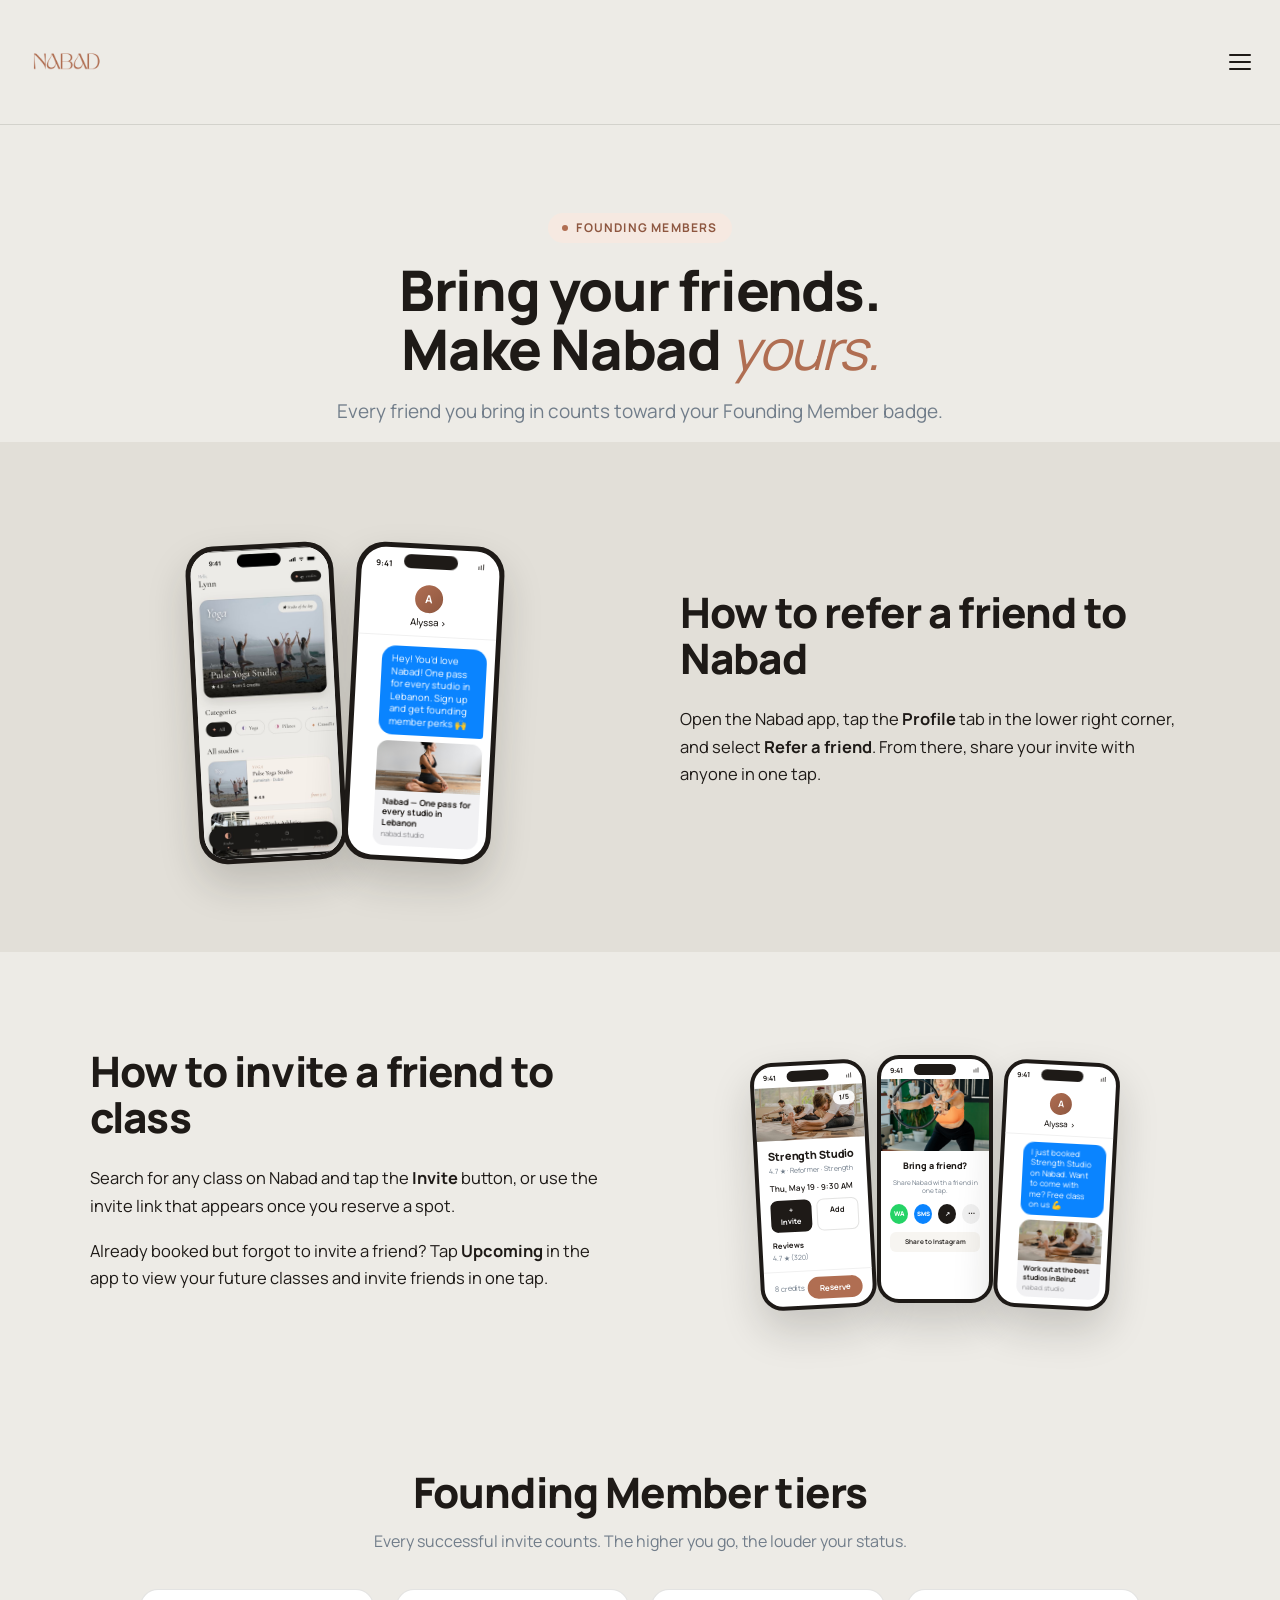
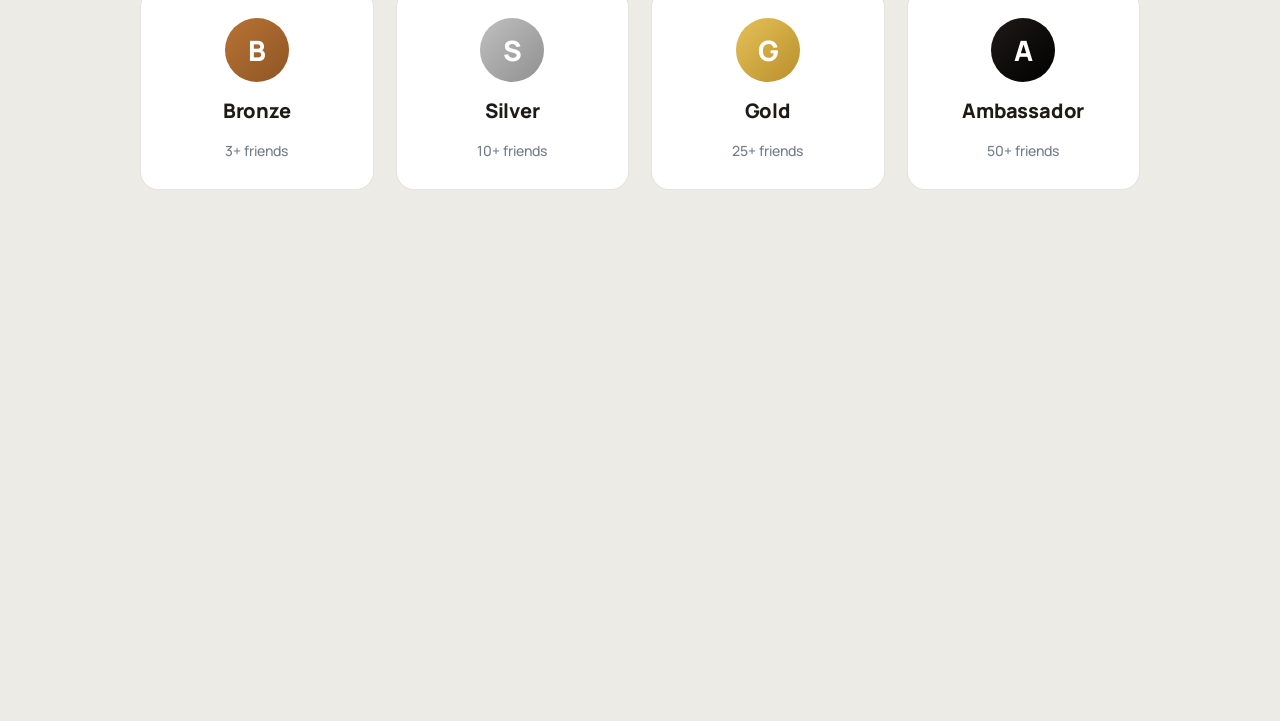
<file: refer.html>
<!DOCTYPE html>
<html lang="en">
<head>
<meta charset="UTF-8"/>
<meta name="viewport" content="width=device-width, initial-scale=1.0"/>
<title>Refer a friend — Nabad</title>
<meta name="description" content="Invite friends to Nabad and become a Founding Member."/>
<link rel="preconnect" href="https://fonts.googleapis.com"/>
<link rel="preconnect" href="https://fonts.gstatic.com" crossorigin/>
<link href="https://fonts.googleapis.com/css2?family=Manrope:wght@400;500;600;700;800&display=swap" rel="stylesheet"/>
<link rel="stylesheet" href="assets/anim.css"/>
<link rel="icon" type="image/png" href="assets/IMG_7429.png"/>
<link rel="apple-touch-icon" href="assets/IMG_7429.png"/>
<style>
:root{
  --bg:#EDEBE6;--bg-soft:#E2DFD8;
  --ink:#1E1A17;--slate:#717D8A;
  --line:rgba(30,26,23,0.12);
  --terra:#B06E52;--terra-d:#8E5740;--terra-l:#F6E9E1;
  --f-sans:'Manrope',-apple-system,BlinkMacSystemFont,'Segoe UI',sans-serif;
}
*,*::before,*::after{box-sizing:border-box;margin:0;padding:0}
html{scroll-behavior:smooth;-webkit-text-size-adjust:100%}
body{background:var(--bg);color:var(--ink);font-family:var(--f-sans);font-size:16px;line-height:1.5;-webkit-font-smoothing:antialiased;overflow-x:hidden}
a{color:inherit;text-decoration:none}
button{font:inherit;cursor:pointer;border:none;background:none;color:inherit}
img{max-width:100%;display:block}
.wrap{max-width:1100px;margin:0 auto;padding:0 20px}
@media(min-width:900px){.wrap{padding:0 40px}}

/* NAV */
.nav{position:sticky;top:0;z-index:60;display:flex;align-items:center;justify-content:space-between;padding:14px 20px;background:var(--bg);border-bottom:1px solid var(--line)}
.nav-logo{display:inline-flex;align-items:center;font-size:24px;font-weight:800;letter-spacing:-.03em;color:var(--ink)}
.nav-logo img{height:72px;width:auto;display:block}
@media(min-width:760px){.nav-logo img{height:96px}}
.nav-burger{width:40px;height:40px;border-radius:50%;display:flex;flex-direction:column;justify-content:center;align-items:center;gap:5px;background:transparent}
.nav-burger span{width:22px;height:2px;background:var(--ink);border-radius:2px}

.menu{position:fixed;inset:0;z-index:70;background:var(--bg);display:none;flex-direction:column;padding:14px 0 24px}
.menu.open{display:flex}
.menu-top{display:flex;justify-content:space-between;align-items:center;padding:0 20px 20px}
.menu-close{font-size:28px;background:transparent;color:var(--ink);line-height:1}
.menu-list{display:flex;flex-direction:column;flex:1}
.menu-list a{padding:18px 20px;font-size:20px;font-weight:600;border-bottom:1px solid var(--line)}
.menu-list a:first-child{border-top:1px solid var(--line)}
.menu-bottom{padding:24px 20px 0}

/* SHARED */
.btn-primary{display:inline-flex;align-items:center;justify-content:center;background:var(--terra);color:#fff;padding:16px 36px;border-radius:100px;font-size:16px;font-weight:700;transition:background .15s,transform .15s;width:100%}
.btn-primary:hover{background:var(--terra-d);transform:translateY(-1px)}
.btn-outline{display:inline-flex;align-items:center;justify-content:center;border:1.5px solid var(--terra);color:var(--terra);background:transparent;padding:15px 36px;border-radius:100px;font-size:16px;font-weight:700;transition:background .15s,transform .15s}
.btn-outline:hover{background:rgba(176,110,82,0.08);transform:translateY(-1px)}

/* TOP HERO */
.intro{padding:56px 20px 8px;text-align:center;max-width:760px;margin:0 auto}
.intro-eyebrow{display:inline-flex;align-items:center;gap:8px;padding:6px 14px;background:var(--terra-l);color:var(--terra-d);border-radius:100px;font-size:12px;font-weight:700;letter-spacing:.1em;text-transform:uppercase;margin-bottom:18px}
.intro-eyebrow::before{content:'';width:6px;height:6px;border-radius:50%;background:var(--terra)}
.intro h1{font-size:clamp(36px,7.2vw,56px);font-weight:800;letter-spacing:-.025em;line-height:1.05;text-wrap:balance}
.intro h1 em{font-style:italic;color:var(--terra);font-weight:400}
.intro p{font-size:17px;color:var(--slate);margin-top:18px;max-width:54ch;margin-left:auto;margin-right:auto;line-height:1.55}
@media(min-width:760px){.intro{padding:88px 40px 16px}.intro p{font-size:19px}}

/* SECTION (mockups + text) */
.section{padding:48px 20px;background:var(--bg-soft)}
.section.alt{background:var(--bg)}
.section-inner{max-width:1100px;margin:0 auto;display:flex;flex-direction:column;gap:32px;align-items:center;text-align:left}
@media(min-width:900px){
  .section{padding:96px 40px}
  .section-inner{flex-direction:row;gap:80px;align-items:center}
  .section.flip .section-inner{flex-direction:row-reverse}
}
.section-media{flex:1;min-width:0;display:flex;justify-content:center;width:100%}
.section-text{flex:1;min-width:0;width:100%}
.section-text h2{font-size:clamp(28px,5.5vw,42px);font-weight:800;letter-spacing:-.02em;line-height:1.1;margin-bottom:24px}
.section-text p{font-size:16.5px;line-height:1.65;color:var(--ink);margin-bottom:18px}
.section-text p strong{font-weight:700}
.section-text .cta{margin-top:8px}

/* PHONE MOCKUP STACK */
.phones{position:relative;display:flex;gap:10px;justify-content:center;align-items:flex-end}
.phone{
  background:#1E1A17;border-radius:28px;padding:5px;
  width:148px;flex-shrink:0;box-shadow:0 20px 40px rgba(30,26,23,0.18);
}
.phone.tilt-l{transform:rotate(-3deg) translateY(6px)}
.phone.tilt-r{transform:rotate(3deg) translateY(6px)}
.phone-screen{background:#fff;border-radius:24px;overflow:hidden;height:308px;position:relative;display:flex;flex-direction:column}
.phone-notch{position:absolute;top:6px;left:50%;transform:translateX(-50%);width:54px;height:14px;background:#1E1A17;border-radius:10px;z-index:2}
.phone-status{display:flex;justify-content:space-between;padding:10px 14px 4px;font-size:8px;font-weight:700;color:var(--ink)}
.phone-status .right{display:flex;gap:3px;align-items:center}
.phone-status svg{width:8px;height:8px;fill:var(--ink)}

/* iMessage style */
.im-header{display:flex;flex-direction:column;align-items:center;padding:10px 8px 6px;border-bottom:1px solid #f0f0f0}
.im-avatar{width:28px;height:28px;border-radius:50%;background:linear-gradient(135deg,#B06E52,#8E5740);display:flex;align-items:center;justify-content:center;color:#fff;font-weight:700;font-size:11px}
.im-name{font-size:9.5px;font-weight:500;color:var(--ink);margin-top:3px}
.im-body{padding:10px 8px;flex:1;overflow:hidden;display:flex;flex-direction:column;gap:6px;align-items:flex-end}
.im-bubble{
  background:#0a84ff;color:#fff;padding:7px 10px;border-radius:14px;
  font-size:9.5px;line-height:1.32;max-width:86%;
  text-align:left;border-bottom-right-radius:3px;
}
.im-preview{
  background:#f1f1f3;border-radius:11px;overflow:hidden;max-width:86%;width:86%;
  display:flex;flex-direction:column;
}
.im-preview-img{background:#1E1A17;height:70px;background-size:cover;background-position:center}
.im-preview-meta{padding:6px 8px}
.im-preview-title{font-size:8.5px;font-weight:700;color:var(--ink);line-height:1.2}
.im-preview-url{font-size:7.5px;color:#8a8a8e;margin-top:1px}

/* Nabad app phone mockup */
.app-header{padding:6px 12px 5px;border-bottom:1px solid #f5f5f5}
.app-greeting{font-size:7px;color:var(--slate);font-weight:500}
.app-name{font-size:12px;font-weight:800;letter-spacing:-.02em;color:var(--ink)}
.app-credits-pill{display:inline-flex;align-items:center;gap:3px;padding:2px 7px;background:#1E1A17;color:#fff;border-radius:100px;font-size:7px;font-weight:700;float:right}
.app-credits-pill::before{content:'';width:3px;height:3px;border-radius:50%;background:var(--terra)}

.app-card{margin:6px 10px;background:#1E1A17;color:#fff;border-radius:10px;padding:8px;height:62px;display:flex;flex-direction:column;justify-content:flex-end;background-size:cover;background-position:center}
.app-card-eyebrow{font-size:6.5px;font-weight:600;letter-spacing:.08em;text-transform:uppercase;opacity:.85}
.app-card-title{font-size:11px;letter-spacing:-.01em;margin-top:2px;font-family:Georgia,serif;font-style:italic}
.app-card-sub{font-size:7px;opacity:.85;margin-top:1px}

.app-section-label{font-size:7.5px;font-weight:700;padding:5px 12px 3px;color:var(--ink)}
.app-row{display:flex;align-items:center;gap:6px;padding:4px 12px;font-size:8.5px;color:var(--ink);font-weight:500}
.app-row-thumb{width:20px;height:20px;border-radius:5px;background-size:cover;background-position:center;flex-shrink:0}
.app-row-name{flex:1;font-weight:700;font-size:8px}
.app-row-meta{color:var(--slate);font-size:6.5px;font-weight:500;margin-top:1px}
.app-row-price{font-size:7.5px;font-weight:700;color:var(--terra)}

.app-tabbar{margin-top:auto;display:flex;justify-content:space-around;padding:6px 0;border-top:1px solid #f0f0f0;background:#fff}
.app-tab-i{font-size:6.5px;color:#aaa;font-weight:600}
.app-tab-i.on{color:var(--terra)}

/* Second section: 3 phones — smaller */
.section.flip .phones{gap:6px}
.section.flip .phone{width:116px;border-radius:22px;padding:4px}
.section.flip .phone-screen{border-radius:18px;height:240px}
.section.flip .phone-notch{width:42px;height:11px;top:5px;border-radius:8px}
.section.flip .phone-status{padding:7px 9px 3px;font-size:7px}
.section.flip .phone-status svg{width:7px;height:7px}
.section.flip .im-avatar{width:22px;height:22px;font-size:9px}
.section.flip .im-name{font-size:8px}
.section.flip .im-header{padding:7px 6px 5px}
.section.flip .im-body{padding:7px 6px;gap:5px}
.section.flip .im-bubble{font-size:8px;padding:5px 8px;border-radius:11px;line-height:1.32}
.section.flip .im-preview-img{height:48px}
.section.flip .im-preview-meta{padding:4px 6px}
.section.flip .im-preview-title{font-size:7px}
.section.flip .im-preview-url{font-size:6.5px}

/* Use real screenshot directly (image already includes phone shape) */
.phone-img{
  display:block;height:auto;width:148px;
  border-radius:24px;
  box-shadow:0 20px 40px rgba(30,26,23,0.18);
}
.phone-img.tilt-l{transform:rotate(-3deg) translateY(6px)}
.phone-img.tilt-r{transform:rotate(3deg) translateY(6px)}


/* SHARE ROW */
.share-row{display:flex;flex-direction:column;gap:10px;margin-top:24px}
@media(min-width:560px){.share-row{flex-direction:row;flex-wrap:wrap}}
.share-btn{
  display:inline-flex;align-items:center;justify-content:center;gap:10px;
  padding:14px 24px;border-radius:100px;font-size:14.5px;font-weight:700;
  background:#fff;border:1.5px solid var(--line);color:var(--ink);
  transition:border-color .15s,transform .15s;
  cursor:pointer;
}
.share-btn:hover{border-color:var(--terra);transform:translateY(-1px)}
.share-btn.wa{background:#25D366;color:#fff;border-color:#25D366}
.share-btn.wa:hover{background:#1da851;border-color:#1da851}
.share-btn svg{width:18px;height:18px}

/* TIERS / BADGES */
.tiers{padding:64px 20px;background:var(--bg)}
.tiers-inner{max-width:1000px;margin:0 auto}
.tiers h2{font-size:clamp(28px,5.5vw,42px);font-weight:800;letter-spacing:-.02em;text-align:center;margin-bottom:14px;line-height:1.1}
.tiers .sub{text-align:center;font-size:16px;color:var(--slate);max-width:54ch;margin:0 auto 36px}
.tier-grid{display:grid;grid-template-columns:1fr;gap:16px}
@media(min-width:760px){.tier-grid{grid-template-columns:repeat(2,1fr);gap:22px}}
@media(min-width:1024px){.tier-grid{grid-template-columns:repeat(4,1fr)}}
.tier{background:#fff;border-radius:18px;padding:28px 24px;display:flex;flex-direction:column;align-items:center;text-align:center;gap:14px;position:relative;overflow:hidden;border:1px solid var(--line)}
.tier.featured{border-color:var(--terra);box-shadow:0 8px 30px rgba(176,110,82,.12)}
.tier-medal{width:64px;height:64px;border-radius:50%;display:flex;align-items:center;justify-content:center;font-size:28px;font-weight:800;color:#fff;letter-spacing:-.02em}
.tier-medal.bronze{background:linear-gradient(135deg,#B87333,#8E5526)}
.tier-medal.silver{background:linear-gradient(135deg,#C0C0C0,#909090)}
.tier-medal.gold{background:linear-gradient(135deg,#E5C158,#B98F2C)}
.tier-medal.ambassador{background:linear-gradient(135deg,#1E1A17,#000)}
.tier-name{font-size:20px;font-weight:800;letter-spacing:-.01em}
.tier-count{font-size:14px;color:var(--slate);font-weight:500}
.tier-perks{list-style:none;display:flex;flex-direction:column;gap:8px;font-size:14.5px;color:var(--ink);text-align:left;width:100%;margin-top:6px}
.tier-perks li{display:flex;gap:10px;align-items:flex-start;line-height:1.45}
.tier-perks li::before{content:'';flex-shrink:0;width:18px;height:18px;border-radius:50%;background-image:url("data:image/svg+xml;utf8,<svg xmlns='http://www.w3.org/2000/svg' viewBox='0 0 22 22' fill='none' stroke='%23B06E52' stroke-width='2.4' stroke-linecap='round' stroke-linejoin='round'><polyline points='5 11 10 16 17 7'/></svg>");background-size:contain;background-repeat:no-repeat;margin-top:1px}

/* FOOTER */
.footer{background:#000;color:#fff;padding:56px 0 40px;margin-top:24px}
.footer-grid{display:grid;grid-template-columns:repeat(2,1fr);gap:36px 24px}
@media(min-width:800px){.footer-grid{grid-template-columns:repeat(4,1fr);gap:48px}}
.footer h4{font-size:22px;font-weight:700;margin-bottom:18px;letter-spacing:-.01em}
.footer ul{list-style:none;display:flex;flex-direction:column;gap:14px}
.footer a{color:#fff;font-size:17px;font-weight:400}
.footer a:hover{text-decoration:underline}
.footer-bottom{margin-top:36px;padding-top:24px;border-top:1px solid rgba(255,255,255,.15);display:flex;justify-content:space-between;align-items:center;flex-wrap:wrap;gap:14px;font-size:13px;color:#888}
.footer-legal{display:flex;flex-wrap:wrap;gap:18px}
.footer-legal a{color:#888;font-size:13px;font-weight:400}
.footer-legal a:hover{color:#fff}

.copied-toast{position:fixed;left:50%;bottom:32px;transform:translateX(-50%) translateY(80px);background:var(--ink);color:#fff;padding:12px 22px;border-radius:100px;font-size:14px;font-weight:600;opacity:0;transition:opacity .25s,transform .25s;z-index:90}
.copied-toast.show{opacity:1;transform:translateX(-50%) translateY(0)}
</style>
<!-- OG START -->
<meta property="og:type" content="website"/>
<meta property="og:url" content="https://www.nabad.studio/refer.html"/>
<meta property="og:title" content="Refer a friend — Nabad"/>
<meta property="og:description" content="Bring your friends to Nabad and become a Founding Member. Earn Bronze, Silver, or Gold badges."/>
<meta property="og:image" content="https://www.nabad.studio/assets/og-image.jpg"/>
<meta property="og:image:width" content="1200"/>
<meta property="og:image:height" content="630"/>
<meta name="twitter:card" content="summary_large_image"/>
<meta name="twitter:title" content="Refer a friend — Nabad"/>
<meta name="twitter:description" content="Bring your friends to Nabad and become a Founding Member. Earn Bronze, Silver, or Gold badges."/>
<meta name="twitter:image" content="https://www.nabad.studio/assets/og-image.jpg"/>
<!-- OG END -->
</head>
<body>

<!-- NAV -->
<header class="nav">
  <a href="index.html" class="nav-logo"><img src="assets/logo-wordmark.png" alt="Nabad"/></a>
  <button class="nav-burger" aria-label="Open menu" onclick="document.getElementById('menu').classList.add('open')">
    <span></span><span></span><span></span>
  </button>
</header>

<!-- MENU -->
<div class="menu" id="menu">
  <div class="menu-top">
    <span class="nav-logo"><img src="assets/logo-wordmark.png" alt="Nabad"/></span>
    <button class="menu-close" aria-label="Close" onclick="document.getElementById('menu').classList.remove('open')">×</button>
  </div>
  <div class="menu-list">
    <a href="index.html">Home</a>
    <a href="plans.html">Plans</a>
    <a href="refer.html">Refer a friend</a>
    <a href="studios.html">For studios</a>
  </div>
  <div class="menu-bottom">
    <a href="plans.html" class="btn-primary">See the plans</a>
  </div>
</div>

<!-- INTRO -->
<section class="intro">
  <span class="intro-eyebrow fx-up fx-up-1">Founding Members</span>
  <h1 class="fx-up fx-up-2">Bring your friends.<br/>Make Nabad <em>yours.</em></h1>
  <p class="fx-up fx-up-3">Every friend you bring in counts toward your Founding Member badge.</p>
</section>

<!-- HOW TO REFER -->
<section class="section">
  <div class="section-inner">
    <div class="section-media reveal">
      <div class="phones">
        <!-- Phone 1: Nabad app (real screenshot) -->
        <div class="phone tilt-l">
          <div class="phone-screen" style="height:308px">
            <img src="assets/app-mockup.jpeg" alt="Nabad app on iPhone" style="width:100%;height:100%;object-fit:cover;object-position:top"/>
          </div>
        </div>
        <!-- Phone 2: iMessage share -->
        <div class="phone tilt-r">
          <div class="phone-screen">
            <div class="phone-notch"></div>
            <div class="phone-status"><span>9:41</span><span class="right"><svg viewBox="0 0 14 14"><path d="M1 5h2v6H1zM5 3h2v8H5zM9 1h2v10H9z" opacity=".7"/></svg></span></div>
            <div class="im-header">
              <div class="im-avatar">A</div>
              <div class="im-name">Alyssa ›</div>
            </div>
            <div class="im-body">
              <div class="im-bubble">Hey! You'd love Nabad! One pass for every studio in Lebanon. Sign up and get founding member perks 🙌</div>
              <div class="im-preview">
                <div class="im-preview-img" style="background-image:url('assets/IMG_7441.jpeg')"></div>
                <div class="im-preview-meta">
                  <div class="im-preview-title">Nabad — One pass for every studio in Lebanon</div>
                  <div class="im-preview-url">nabad.studio</div>
                </div>
              </div>
            </div>
          </div>
        </div>
      </div>
    </div>
    <div class="section-text reveal">
      <h2>How to refer a friend to Nabad</h2>
      <p>Open the Nabad app, tap the <strong>Profile</strong> tab in the lower right corner, and select <strong>Refer a friend</strong>. From there, share your invite with anyone in one tap.</p>
    </div>
  </div>
</section>

<!-- HOW TO INVITE TO CLASS -->
<section class="section alt flip">
  <div class="section-inner">
    <div class="section-media reveal">
      <div class="phones">
        <!-- Phone A: studio card -->
        <div class="phone tilt-l">
          <div class="phone-screen">
            <div class="phone-notch"></div>
            <div class="phone-status"><span>9:41</span><span class="right"><svg viewBox="0 0 14 14"><path d="M1 5h2v6H1zM5 3h2v8H5zM9 1h2v10H9z" opacity=".7"/></svg></span></div>
            <div style="height:100px;background-image:url('assets/IMG_7442.jpeg');background-size:cover;background-position:center;position:relative">
              <div style="position:absolute;top:6px;right:8px;background:rgba(255,255,255,.92);padding:2px 6px;border-radius:100px;font-size:7px;font-weight:700">1/5</div>
            </div>
            <div style="padding:8px 10px">
              <div style="font-size:11px;font-weight:800;letter-spacing:-.01em">Strength Studio</div>
              <div style="font-size:7px;color:var(--slate);margin-top:2px">4.7 ★ · Reformer · Strength</div>
              <div style="font-size:8px;font-weight:600;margin-top:5px">Thu, May 19 · 9:30 AM</div>
              <div style="display:flex;gap:5px;margin-top:6px">
                <div style="flex:1;padding:5px 8px;background:#1E1A17;color:#fff;border-radius:7px;font-size:7.5px;font-weight:700;text-align:center">+ Invite</div>
                <div style="flex:1;padding:5px 8px;background:#fff;color:var(--ink);border:1px solid var(--line);border-radius:7px;font-size:7.5px;font-weight:700;text-align:center">Add</div>
              </div>
              <div style="font-size:7.5px;font-weight:700;margin-top:8px">Reviews</div>
              <div style="font-size:7px;color:var(--slate);margin-top:1px">4.7 ★ (320)</div>
            </div>
            <div style="margin-top:auto;display:flex;justify-content:space-between;align-items:center;padding:6px 10px;border-top:1px solid #f0f0f0">
              <span style="font-size:7.5px;color:var(--slate)">8 credits</span>
              <span style="background:var(--terra);color:#fff;padding:5px 12px;border-radius:100px;font-size:8px;font-weight:700">Reserve</span>
            </div>
          </div>
        </div>
        <!-- Phone B: share sheet -->
        <div class="phone">
          <div class="phone-screen">
            <div class="phone-notch"></div>
            <div class="phone-status"><span>9:41</span><span class="right"><svg viewBox="0 0 14 14"><path d="M1 5h2v6H1zM5 3h2v8H5zM9 1h2v10H9z" opacity=".7"/></svg></span></div>
            <div style="height:72px;background-image:url('assets/IMG_7518.jpeg');background-size:cover;background-position:center"></div>
            <div style="padding:8px 9px;display:flex;flex-direction:column;gap:6px">
              <div style="font-size:9px;font-weight:800;text-align:center;letter-spacing:-.01em">Bring a friend?</div>
              <div style="font-size:6.5px;color:var(--slate);text-align:center;line-height:1.35">Share Nabad with a friend in one tap.</div>
              <div style="display:flex;justify-content:center;gap:6px;margin-top:2px">
                <div style="width:20px;height:20px;border-radius:50%;background:#25D366;display:flex;align-items:center;justify-content:center;color:#fff;font-weight:800;font-size:6.5px">WA</div>
                <div style="width:20px;height:20px;border-radius:50%;background:#0a84ff;display:flex;align-items:center;justify-content:center;color:#fff;font-weight:800;font-size:6px">SMS</div>
                <div style="width:20px;height:20px;border-radius:50%;background:#1E1A17;display:flex;align-items:center;justify-content:center;color:#fff;font-weight:800;font-size:6px">↗</div>
                <div style="width:20px;height:20px;border-radius:50%;background:#f0f0f0;display:flex;align-items:center;justify-content:center;color:var(--ink);font-weight:800;font-size:7px">⋯</div>
              </div>
              <div style="margin-top:2px;padding:5px;background:#f7f5f1;border-radius:6px;font-size:6.5px;text-align:center;color:var(--ink);font-weight:600">Share to Instagram</div>
            </div>
          </div>
        </div>
        <!-- Phone C: iMessage with class invite -->
        <div class="phone tilt-r">
          <div class="phone-screen">
            <div class="phone-notch"></div>
            <div class="phone-status"><span>9:41</span><span class="right"><svg viewBox="0 0 14 14"><path d="M1 5h2v6H1zM5 3h2v8H5zM9 1h2v10H9z" opacity=".7"/></svg></span></div>
            <div class="im-header">
              <div class="im-avatar">A</div>
              <div class="im-name">Alyssa ›</div>
            </div>
            <div class="im-body">
              <div class="im-bubble">I just booked Strength Studio on Nabad. Want to come with me? Free class on us 💪</div>
              <div class="im-preview">
                <div class="im-preview-img" style="background-image:url('assets/IMG_7442.jpeg')"></div>
                <div class="im-preview-meta">
                  <div class="im-preview-title">Work out at the best studios in Beirut</div>
                  <div class="im-preview-url">nabad.studio</div>
                </div>
              </div>
            </div>
          </div>
        </div>
      </div>
    </div>
    <div class="section-text reveal">
      <h2>How to invite a friend to class</h2>
      <p>Search for any class on Nabad and tap the <strong>Invite</strong> button, or use the invite link that appears once you reserve a spot.</p>
      <p>Already booked but forgot to invite a friend? Tap <strong>Upcoming</strong> in the app to view your future classes and invite friends in one tap.</p>
    </div>
  </div>
</section>

<!-- TIERS -->
<section class="tiers reveal">
  <div class="tiers-inner">
    <h2>Founding Member tiers</h2>
    <p class="sub">Every successful invite counts. The higher you go, the louder your status.</p>
    <div class="tier-grid">
      <div class="tier">
        <div class="tier-medal bronze">B</div>
        <div class="tier-name">Bronze</div>
        <div class="tier-count">3+ friends</div>
      </div>
      <div class="tier">
        <div class="tier-medal silver">S</div>
        <div class="tier-name">Silver</div>
        <div class="tier-count">10+ friends</div>
      </div>
      <div class="tier">
        <div class="tier-medal gold">G</div>
        <div class="tier-name">Gold</div>
        <div class="tier-count">25+ friends</div>
      </div>
      <div class="tier">
        <div class="tier-medal ambassador">A</div>
        <div class="tier-name">Ambassador</div>
        <div class="tier-count">50+ friends</div>
      </div>
    </div>
  </div>
</section>

<!-- FOOTER -->
<footer class="footer reveal">
  <div class="wrap">
    <div class="footer-grid">
      <div>
        <h4>For movers</h4>
        <ul>
          <li><a href="plans.html">Plans</a></li>
          <li><a href="refer.html">Refer a friend</a></li><li><a href="reviews.html">Reviews</a></li>
        </ul>
      </div>
      <div>
        <h4>For studios</h4>
        <ul>
          <li><a href="studios.html">Become a partner</a></li>
          
        </ul>
      </div>
      <div>
        <h4>Company</h4>
        <ul>
          <li><a href="#">About</a></li>
          <li><a href="mailto:studionabad@gmail.com">Contact</a></li>
          <li><a href="https://wa.me/19299974067" target="_blank" rel="noopener">WhatsApp +1 929 997 4067</a></li><li><a href="https://instagram.com/nabadapp" target="_blank" rel="noopener" aria-label="Instagram" style="display:inline-flex;align-items:center;gap:8px"><svg width="20" height="20" viewBox="0 0 24 24" fill="none" stroke="currentColor" stroke-width="1.8" stroke-linecap="round" stroke-linejoin="round"><rect x="3" y="3" width="18" height="18" rx="5"/><circle cx="12" cy="12" r="4"/><circle cx="17.5" cy="6.5" r="0.5" fill="currentColor"/></svg><span>Instagram</span></a></li>
          <li><a href="press.html">Press</a></li>
        </ul>
      </div>
      <div>
        <h4>Support</h4>
        <ul>
          <li><a href="help.html">Help</a></li>
          <li><a href="terms.html">Terms</a></li>
          <li><a href="privacy.html">Privacy</a></li>
        </ul>
      </div>
    </div>
    <div class="footer-bottom">
      <span>&copy; 2026 Nabad. All rights reserved.</span>
      <div class="footer-legal">
        <a href="terms.html">Terms of use</a>
        <a href="privacy.html">Privacy policy</a>
        <a href="cookies.html">Cookies</a>
      </div>
      <span>Made in Beirut</span>
    </div>
  </div>
</footer>

<div class="copied-toast" id="copiedToast">Link copied</div>

<script>
function copyLink(){
  const url = 'https://nabad.studio';
  if(navigator.clipboard){
    navigator.clipboard.writeText(url).then(showToast);
  } else {
    const t = document.createElement('textarea');
    t.value = url; document.body.appendChild(t); t.select();
    try{ document.execCommand('copy'); }catch(e){}
    document.body.removeChild(t);
    showToast();
  }
}
function showToast(){
  const el = document.getElementById('copiedToast');
  el.classList.add('show');
  setTimeout(()=>el.classList.remove('show'), 2200);
}
</script>
<script src="assets/anim.js" defer></script>
</body>
</html>
</file>
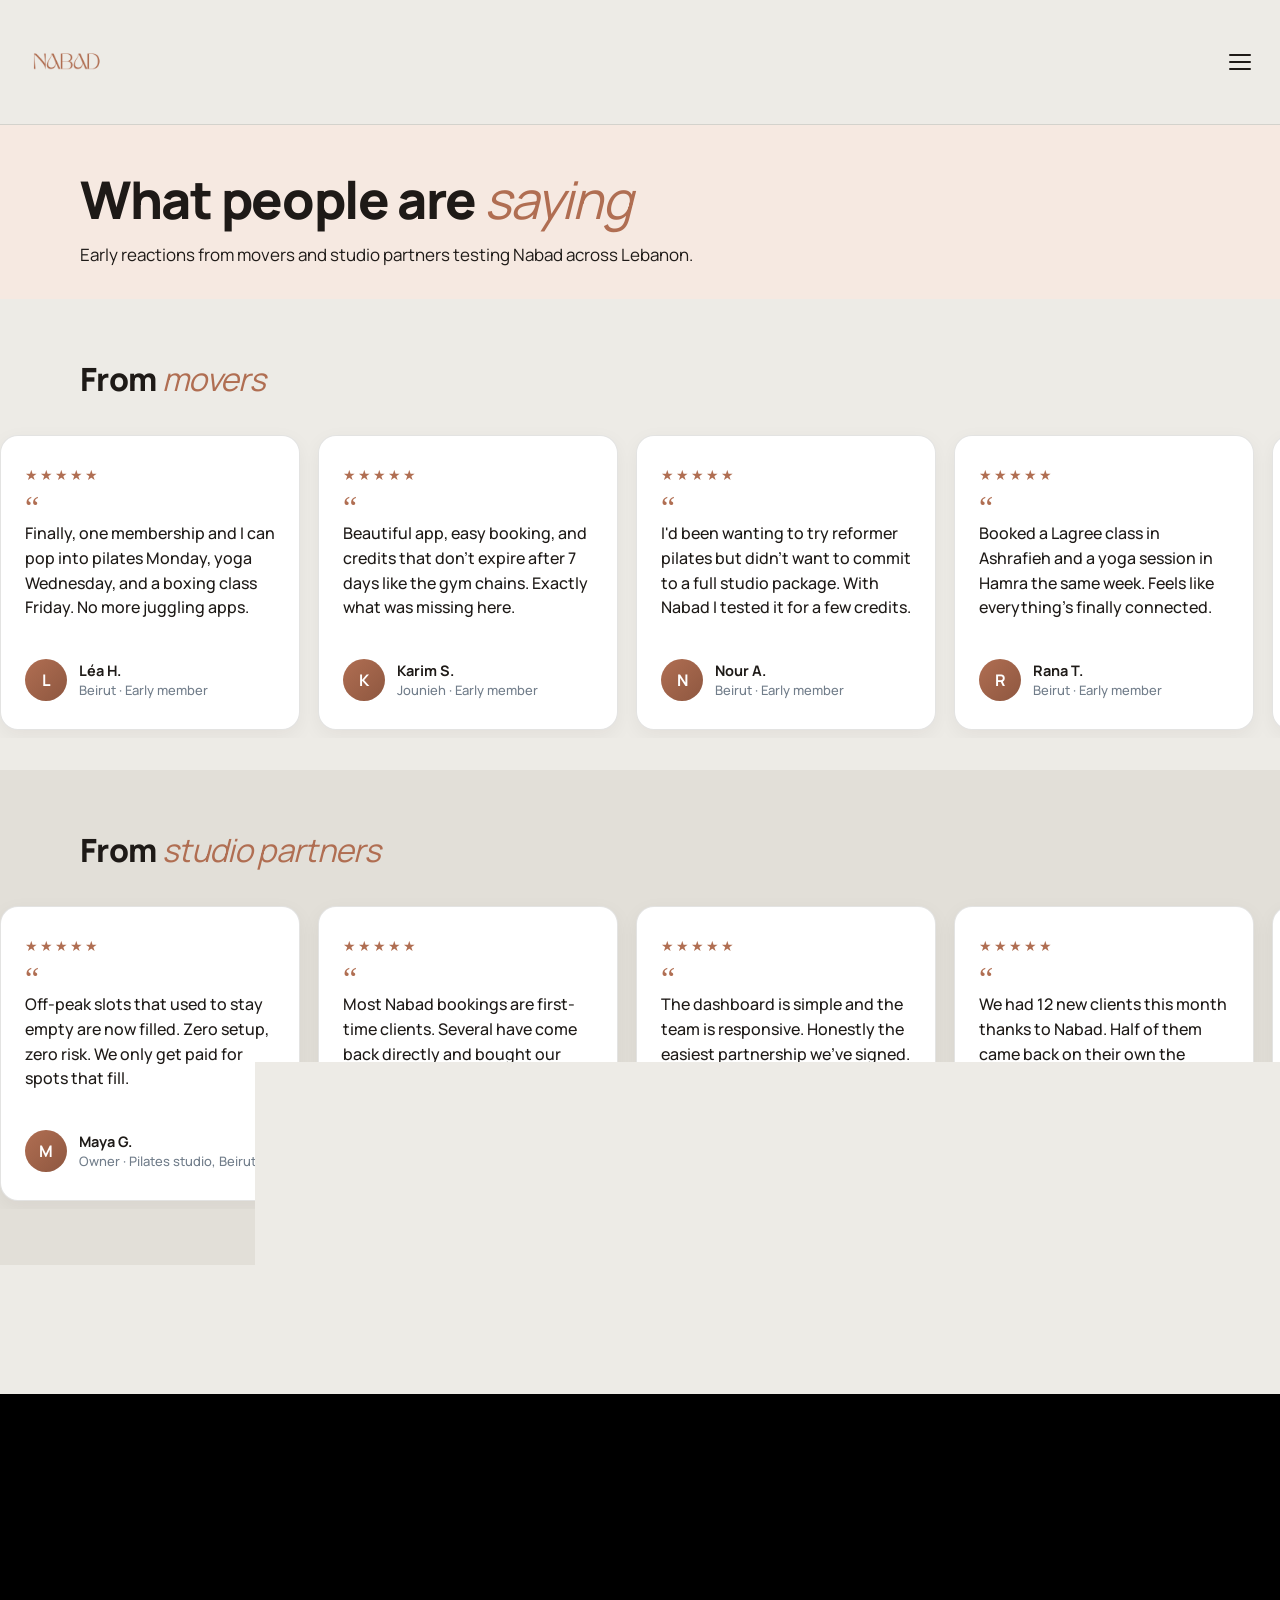
<file: reviews.html>
<!DOCTYPE html>
<html lang="en">
<head>
<meta charset="UTF-8"/>
<meta name="viewport" content="width=device-width, initial-scale=1.0"/>
<title>Reviews — Nabad</title>
<meta name="description" content="What movers and studio partners are saying about Nabad."/>
<link rel="preconnect" href="https://fonts.googleapis.com"/>
<link rel="preconnect" href="https://fonts.gstatic.com" crossorigin/>
<link href="https://fonts.googleapis.com/css2?family=Manrope:wght@400;500;600;700;800&display=swap" rel="stylesheet"/>
<link rel="stylesheet" href="assets/anim.css"/>
<link rel="icon" type="image/png" href="assets/IMG_7429.png"/>
<link rel="apple-touch-icon" href="assets/IMG_7429.png"/>
<style>
:root{
  --bg:#EDEBE6;--bg-soft:#E2DFD8;
  --ink:#1E1A17;--slate:#717D8A;
  --line:rgba(30,26,23,0.12);
  --terra:#B06E52;--terra-d:#8E5740;--terra-l:#F6E9E1;
  --f-sans:'Manrope',-apple-system,BlinkMacSystemFont,'Segoe UI',sans-serif;
}
*,*::before,*::after{box-sizing:border-box;margin:0;padding:0}
html{scroll-behavior:smooth;-webkit-text-size-adjust:100%}
body{background:var(--bg);color:var(--ink);font-family:var(--f-sans);font-size:16px;line-height:1.5;-webkit-font-smoothing:antialiased;overflow-x:hidden}
a{color:inherit;text-decoration:none}
button{font:inherit;cursor:pointer;border:none;background:none;color:inherit}
.wrap{max-width:1200px;margin:0 auto;padding:0 20px}
@media(min-width:900px){.wrap{padding:0 40px}}

.nav{position:sticky;top:0;z-index:60;display:flex;align-items:center;justify-content:space-between;padding:14px 20px;background:var(--bg);border-bottom:1px solid var(--line)}
.nav-logo{display:inline-flex;align-items:center;font-size:24px;font-weight:800;letter-spacing:-.03em;color:var(--ink)}
.nav-logo img{height:72px;width:auto;display:block}
@media(min-width:760px){.nav-logo img{height:96px}}
.nav-burger{width:40px;height:40px;border-radius:50%;display:flex;flex-direction:column;justify-content:center;align-items:center;gap:5px;background:transparent}
.nav-burger span{width:22px;height:2px;background:var(--ink);border-radius:2px}

.menu{position:fixed;inset:0;z-index:70;background:var(--bg);display:none;flex-direction:column;padding:14px 0 24px}
.menu.open{display:flex}
.menu-top{display:flex;justify-content:space-between;align-items:center;padding:0 20px 20px}
.menu-close{font-size:28px;background:transparent;color:var(--ink);line-height:1}
.menu-list{display:flex;flex-direction:column;flex:1}
.menu-list a{padding:18px 20px;font-size:20px;font-weight:600;border-bottom:1px solid var(--line)}
.menu-list a:first-child{border-top:1px solid var(--line)}
.menu-bottom{padding:24px 20px 0}
.btn-primary{display:block;width:100%;text-align:center;background:var(--terra);color:#fff;padding:18px 24px;border-radius:100px;font-size:16px;font-weight:700;transition:background .15s,transform .15s}
.btn-primary:hover{background:var(--terra-d);transform:translateY(-1px)}

.page-hero{background:var(--terra-l);padding:48px 0 32px}
.page-hero h1{font-size:clamp(34px,7vw,52px);font-weight:800;letter-spacing:-.025em;line-height:1.05;text-wrap:balance}
.page-hero h1 em{font-style:italic;color:var(--terra);font-weight:400}
.page-hero p{font-size:17px;color:var(--ink);margin-top:14px;max-width:62ch}

/* GROUP */
.group{padding:56px 0 32px;overflow:hidden}
.group h2{font-size:clamp(24px,5vw,32px);font-weight:800;letter-spacing:-.02em;margin-bottom:24px}
.group h2 em{font-style:italic;color:var(--terra);font-weight:400}

.rev-marquee{overflow:hidden;padding:8px 0}
.rev-track{
  display:flex;gap:18px;
  animation:nbRevLeft 80s linear infinite;
  width:max-content;
}
.group.rev .rev-track{animation-name:nbRevRight}
.rev-track:hover{animation-play-state:paused}
.rev-track .review{flex:0 0 300px;width:300px}
@keyframes nbRevLeft{
  from{transform:translateX(0)}
  to{transform:translateX(-50%)}
}
@keyframes nbRevRight{
  from{transform:translateX(-50%)}
  to{transform:translateX(0)}
}
@media(prefers-reduced-motion:reduce){.rev-track{animation:none}}

.review{background:#fff;border-radius:18px;padding:28px 24px;display:flex;flex-direction:column;gap:14px;box-shadow:0 6px 20px rgba(30,26,23,.05);border:1px solid var(--line)}
.review-stars{color:var(--terra);font-size:14px;letter-spacing:2px}
.review-quote{font-size:16px;line-height:1.55;color:var(--ink);font-weight:500}
.review-quote::before{content:'\201C';display:block;font-size:32px;font-family:Georgia,serif;color:var(--terra);line-height:.5;margin-bottom:6px}
.review-author{display:flex;align-items:center;gap:12px;margin-top:auto}
.review-avatar{width:42px;height:42px;border-radius:50%;background:linear-gradient(135deg,#B06E52,#8E5740);color:#fff;font-weight:700;font-size:16px;display:flex;align-items:center;justify-content:center;flex-shrink:0}
.review-meta{display:flex;flex-direction:column;line-height:1.25}
.review-name{font-size:14.5px;font-weight:700}
.review-role{font-size:13px;color:var(--slate);font-weight:500;margin-top:1px}

/* Disclaimer */
.disclaimer{padding:24px 0 64px;text-align:center;color:var(--slate);font-size:13.5px;max-width:62ch;margin:0 auto}

/* FOOTER */
.footer{background:#000;color:#fff;padding:56px 0 40px}
.footer-grid{display:grid;grid-template-columns:repeat(2,1fr);gap:36px 24px}
@media(min-width:800px){.footer-grid{grid-template-columns:repeat(4,1fr);gap:48px}}
.footer h4{font-size:22px;font-weight:700;margin-bottom:18px;letter-spacing:-.01em}
.footer ul{list-style:none;display:flex;flex-direction:column;gap:14px}
.footer a{color:#fff;font-size:17px;font-weight:400}
.footer a:hover{text-decoration:underline}
.footer-apps{display:flex;gap:12px;flex-wrap:wrap;margin-top:36px}
.app-btn{display:inline-flex;align-items:center;gap:10px;padding:10px 18px;border:1.5px solid rgba(255,255,255,.4);border-radius:12px;color:#fff;font-weight:600;transition:background .15s, border-color .15s}
.app-btn:hover{background:rgba(255,255,255,.08);border-color:#fff;text-decoration:none}
.app-btn svg{width:22px;height:22px;flex-shrink:0;fill:currentColor}
.app-btn span{display:flex;flex-direction:column;line-height:1.1;text-align:left}
.app-btn small{font-size:10px;font-weight:500;opacity:.7}
.app-btn strong{font-size:14px;font-weight:700}
.footer-bottom{margin-top:36px;padding-top:24px;border-top:1px solid rgba(255,255,255,.15);display:flex;justify-content:space-between;align-items:center;flex-wrap:wrap;gap:14px;font-size:13px;color:#888}
.footer-legal{display:flex;flex-wrap:wrap;gap:18px}
.footer-legal a{color:#888;font-size:13px;font-weight:400}
.footer-legal a:hover{color:#fff}
</style>
<!-- OG START -->
<meta property="og:type" content="website"/>
<meta property="og:url" content="https://www.nabad.studio/reviews.html"/>
<meta property="og:title" content="Reviews — Nabad"/>
<meta property="og:description" content="What movers and studio partners are saying about Nabad across Lebanon."/>
<meta property="og:image" content="https://www.nabad.studio/assets/og-image.jpg"/>
<meta property="og:image:width" content="1200"/>
<meta property="og:image:height" content="630"/>
<meta name="twitter:card" content="summary_large_image"/>
<meta name="twitter:title" content="Reviews — Nabad"/>
<meta name="twitter:description" content="What movers and studio partners are saying about Nabad across Lebanon."/>
<meta name="twitter:image" content="https://www.nabad.studio/assets/og-image.jpg"/>
<!-- OG END -->
</head>
<body>

<header class="nav">
  <a href="index.html" class="nav-logo"><img src="assets/logo-wordmark.png" alt="Nabad"/></a>
  <button class="nav-burger" aria-label="Open menu" onclick="document.getElementById('menu').classList.add('open')">
    <span></span><span></span><span></span>
  </button>
</header>

<div class="menu" id="menu">
  <div class="menu-top">
    <span class="nav-logo"><img src="assets/logo-wordmark.png" alt="Nabad"/></span>
    <button class="menu-close" aria-label="Close" onclick="document.getElementById('menu').classList.remove('open')">×</button>
  </div>
  <div class="menu-list">
    <a href="index.html">Home</a>
    <a href="plans.html">Plans</a>
    <a href="refer.html">Refer a friend</a>
    <a href="studios.html">For studios</a>
  </div>
  <div class="menu-bottom">
    <a href="plans.html" class="btn-primary">See the plans</a>
  </div>
</div>

<section class="page-hero">
  <div class="wrap">
    <h1 class="fx-up fx-up-1">What people are <em>saying</em></h1>
    <p class="fx-up fx-up-2">Early reactions from movers and studio partners testing Nabad across Lebanon.</p>
  </div>
</section>

<section class="group reveal">
  <div class="wrap"><h2>From <em>movers</em></h2></div>
  <div class="rev-marquee">
    <div class="rev-track">
      <div class="review"><div class="review-stars">★★★★★</div><div class="review-quote">Finally, one membership and I can pop into pilates Monday, yoga Wednesday, and a boxing class Friday. No more juggling apps.</div><div class="review-author"><div class="review-avatar">L</div><div class="review-meta"><span class="review-name">Léa H.</span><span class="review-role">Beirut · Early member</span></div></div></div>
      <div class="review"><div class="review-stars">★★★★★</div><div class="review-quote">Beautiful app, easy booking, and credits that don't expire after 7 days like the gym chains. Exactly what was missing here.</div><div class="review-author"><div class="review-avatar">K</div><div class="review-meta"><span class="review-name">Karim S.</span><span class="review-role">Jounieh · Early member</span></div></div></div>
      <div class="review"><div class="review-stars">★★★★★</div><div class="review-quote">I'd been wanting to try reformer pilates but didn't want to commit to a full studio package. With Nabad I tested it for a few credits.</div><div class="review-author"><div class="review-avatar">N</div><div class="review-meta"><span class="review-name">Nour A.</span><span class="review-role">Beirut · Early member</span></div></div></div>
      <div class="review"><div class="review-stars">★★★★★</div><div class="review-quote">Booked a Lagree class in Ashrafieh and a yoga session in Hamra the same week. Feels like everything's finally connected.</div><div class="review-author"><div class="review-avatar">R</div><div class="review-meta"><span class="review-name">Rana T.</span><span class="review-role">Beirut · Early member</span></div></div></div>
      <div class="review"><div class="review-stars">★★★★★</div><div class="review-quote">The credits never expiring changed everything. Quiet month? I keep them. Busy month? I have my full stack ready.</div><div class="review-author"><div class="review-avatar">J</div><div class="review-meta"><span class="review-name">Jad M.</span><span class="review-role">Beirut · Early member</span></div></div></div>
      <div class="review"><div class="review-stars">★★★★★</div><div class="review-quote">I travel between Beirut and Batroun for work. One subscription works in both cities, that's huge for me.</div><div class="review-author"><div class="review-avatar">Y</div><div class="review-meta"><span class="review-name">Yasmine F.</span><span class="review-role">Batroun · Early member</span></div></div></div>
      <!-- duplicate for seamless loop -->
      <div class="review" aria-hidden="true"><div class="review-stars">★★★★★</div><div class="review-quote">Finally, one membership and I can pop into pilates Monday, yoga Wednesday, and a boxing class Friday. No more juggling apps.</div><div class="review-author"><div class="review-avatar">L</div><div class="review-meta"><span class="review-name">Léa H.</span><span class="review-role">Beirut · Early member</span></div></div></div>
      <div class="review" aria-hidden="true"><div class="review-stars">★★★★★</div><div class="review-quote">Beautiful app, easy booking, and credits that don't expire after 7 days like the gym chains. Exactly what was missing here.</div><div class="review-author"><div class="review-avatar">K</div><div class="review-meta"><span class="review-name">Karim S.</span><span class="review-role">Jounieh · Early member</span></div></div></div>
      <div class="review" aria-hidden="true"><div class="review-stars">★★★★★</div><div class="review-quote">I'd been wanting to try reformer pilates but didn't want to commit to a full studio package. With Nabad I tested it for a few credits.</div><div class="review-author"><div class="review-avatar">N</div><div class="review-meta"><span class="review-name">Nour A.</span><span class="review-role">Beirut · Early member</span></div></div></div>
      <div class="review" aria-hidden="true"><div class="review-stars">★★★★★</div><div class="review-quote">Booked a Lagree class in Ashrafieh and a yoga session in Hamra the same week. Feels like everything's finally connected.</div><div class="review-author"><div class="review-avatar">R</div><div class="review-meta"><span class="review-name">Rana T.</span><span class="review-role">Beirut · Early member</span></div></div></div>
      <div class="review" aria-hidden="true"><div class="review-stars">★★★★★</div><div class="review-quote">The credits never expiring changed everything. Quiet month? I keep them. Busy month? I have my full stack ready.</div><div class="review-author"><div class="review-avatar">J</div><div class="review-meta"><span class="review-name">Jad M.</span><span class="review-role">Beirut · Early member</span></div></div></div>
      <div class="review" aria-hidden="true"><div class="review-stars">★★★★★</div><div class="review-quote">I travel between Beirut and Batroun for work. One subscription works in both cities, that's huge for me.</div><div class="review-author"><div class="review-avatar">Y</div><div class="review-meta"><span class="review-name">Yasmine F.</span><span class="review-role">Batroun · Early member</span></div></div></div>
    </div>
  </div>
</section>

<section class="group reveal rev" style="background:var(--bg-soft);padding-bottom:56px">
  <div class="wrap"><h2>From <em>studio partners</em></h2></div>
  <div class="rev-marquee">
    <div class="rev-track">
      <div class="review"><div class="review-stars">★★★★★</div><div class="review-quote">Off-peak slots that used to stay empty are now filled. Zero setup, zero risk. We only get paid for spots that fill.</div><div class="review-author"><div class="review-avatar">M</div><div class="review-meta"><span class="review-name">Maya G.</span><span class="review-role">Owner · Pilates studio, Beirut</span></div></div></div>
      <div class="review"><div class="review-stars">★★★★★</div><div class="review-quote">Most Nabad bookings are first-time clients. Several have come back directly and bought our own packages.</div><div class="review-author"><div class="review-avatar">R</div><div class="review-meta"><span class="review-name">Ralph K.</span><span class="review-role">Manager · Yoga studio, Jounieh</span></div></div></div>
      <div class="review"><div class="review-stars">★★★★★</div><div class="review-quote">The dashboard is simple and the team is responsive. Honestly the easiest partnership we've signed.</div><div class="review-author"><div class="review-avatar">S</div><div class="review-meta"><span class="review-name">Sandra A.</span><span class="review-role">Owner · Boutique fitness, Batroun</span></div></div></div>
      <div class="review"><div class="review-stars">★★★★★</div><div class="review-quote">We had 12 new clients this month thanks to Nabad. Half of them came back on their own the following week.</div><div class="review-author"><div class="review-avatar">T</div><div class="review-meta"><span class="review-name">Tamara B.</span><span class="review-role">Owner · Lagree studio, Beirut</span></div></div></div>
      <div class="review"><div class="review-stars">★★★★★</div><div class="review-quote">No more spreadsheets to manage extra bookings. Everything goes through the dashboard and the payments arrive monthly.</div><div class="review-author"><div class="review-avatar">P</div><div class="review-meta"><span class="review-name">Patrick D.</span><span class="review-role">Manager · CrossFit, Jounieh</span></div></div></div>
      <div class="review"><div class="review-stars">★★★★★</div><div class="review-quote">It actually brings the right crowd. Curious, paying, and surprisingly loyal. We see Nabad members week after week.</div><div class="review-author"><div class="review-avatar">A</div><div class="review-meta"><span class="review-name">Amal J.</span><span class="review-role">Owner · Yoga studio, Tripoli</span></div></div></div>
      <!-- duplicate -->
      <div class="review" aria-hidden="true"><div class="review-stars">★★★★★</div><div class="review-quote">Off-peak slots that used to stay empty are now filled. Zero setup, zero risk. We only get paid for spots that fill.</div><div class="review-author"><div class="review-avatar">M</div><div class="review-meta"><span class="review-name">Maya G.</span><span class="review-role">Owner · Pilates studio, Beirut</span></div></div></div>
      <div class="review" aria-hidden="true"><div class="review-stars">★★★★★</div><div class="review-quote">Most Nabad bookings are first-time clients. Several have come back directly and bought our own packages.</div><div class="review-author"><div class="review-avatar">R</div><div class="review-meta"><span class="review-name">Ralph K.</span><span class="review-role">Manager · Yoga studio, Jounieh</span></div></div></div>
      <div class="review" aria-hidden="true"><div class="review-stars">★★★★★</div><div class="review-quote">The dashboard is simple and the team is responsive. Honestly the easiest partnership we've signed.</div><div class="review-author"><div class="review-avatar">S</div><div class="review-meta"><span class="review-name">Sandra A.</span><span class="review-role">Owner · Boutique fitness, Batroun</span></div></div></div>
      <div class="review" aria-hidden="true"><div class="review-stars">★★★★★</div><div class="review-quote">We had 12 new clients this month thanks to Nabad. Half of them came back on their own the following week.</div><div class="review-author"><div class="review-avatar">T</div><div class="review-meta"><span class="review-name">Tamara B.</span><span class="review-role">Owner · Lagree studio, Beirut</span></div></div></div>
      <div class="review" aria-hidden="true"><div class="review-stars">★★★★★</div><div class="review-quote">No more spreadsheets to manage extra bookings. Everything goes through the dashboard and the payments arrive monthly.</div><div class="review-author"><div class="review-avatar">P</div><div class="review-meta"><span class="review-name">Patrick D.</span><span class="review-role">Manager · CrossFit, Jounieh</span></div></div></div>
      <div class="review" aria-hidden="true"><div class="review-stars">★★★★★</div><div class="review-quote">It actually brings the right crowd. Curious, paying, and surprisingly loyal. We see Nabad members week after week.</div><div class="review-author"><div class="review-avatar">A</div><div class="review-meta"><span class="review-name">Amal J.</span><span class="review-role">Owner · Yoga studio, Tripoli</span></div></div></div>
    </div>
  </div>
</section>

<p class="disclaimer">Reviews from members and partners testing Nabad pre-launch. Names shortened for privacy.</p>

<footer class="footer reveal">
  <div class="wrap">
    <div class="footer-grid">
      <div>
        <h4>For movers</h4>
        <ul>
          <li><a href="plans.html">Plans</a></li>
          <li><a href="refer.html">Refer a friend</a></li>
          <li><a href="reviews.html">Reviews</a></li>
        </ul>
      </div>
      <div>
        <h4>For studios</h4>
        <ul>
          <li><a href="studios.html">Become a partner</a></li>
          
        </ul>
      </div>
      <div>
        <h4>Company</h4>
        <ul>
          <li><a href="#">About</a></li>
          <li><a href="mailto:studionabad@gmail.com">Contact</a></li>
          <li><a href="https://wa.me/19299974067" target="_blank" rel="noopener">WhatsApp +1 929 997 4067</a></li><li><a href="https://instagram.com/nabadapp" target="_blank" rel="noopener" aria-label="Instagram" style="display:inline-flex;align-items:center;gap:8px"><svg width="20" height="20" viewBox="0 0 24 24" fill="none" stroke="currentColor" stroke-width="1.8" stroke-linecap="round" stroke-linejoin="round"><rect x="3" y="3" width="18" height="18" rx="5"/><circle cx="12" cy="12" r="4"/><circle cx="17.5" cy="6.5" r="0.5" fill="currentColor"/></svg><span>Instagram</span></a></li>
          <li><a href="press.html">Press</a></li>
        </ul>
      </div>
      <div>
        <h4>Support</h4>
        <ul>
          <li><a href="help.html">Help</a></li>
          <li><a href="terms.html">Terms</a></li>
          <li><a href="privacy.html">Privacy</a></li>
        </ul>
      </div>
    </div>
    <div class="footer-bottom">
      <span>&copy; 2026 Nabad. All rights reserved.</span>
      <div class="footer-legal">
        <a href="terms.html">Terms of use</a>
        <a href="privacy.html">Privacy policy</a>
        <a href="cookies.html">Cookies</a>
      </div>
      <span>Made in Beirut</span>
    </div>
  </div>
</footer>

<script src="assets/anim.js" defer></script>
</body>
</html>
</file>
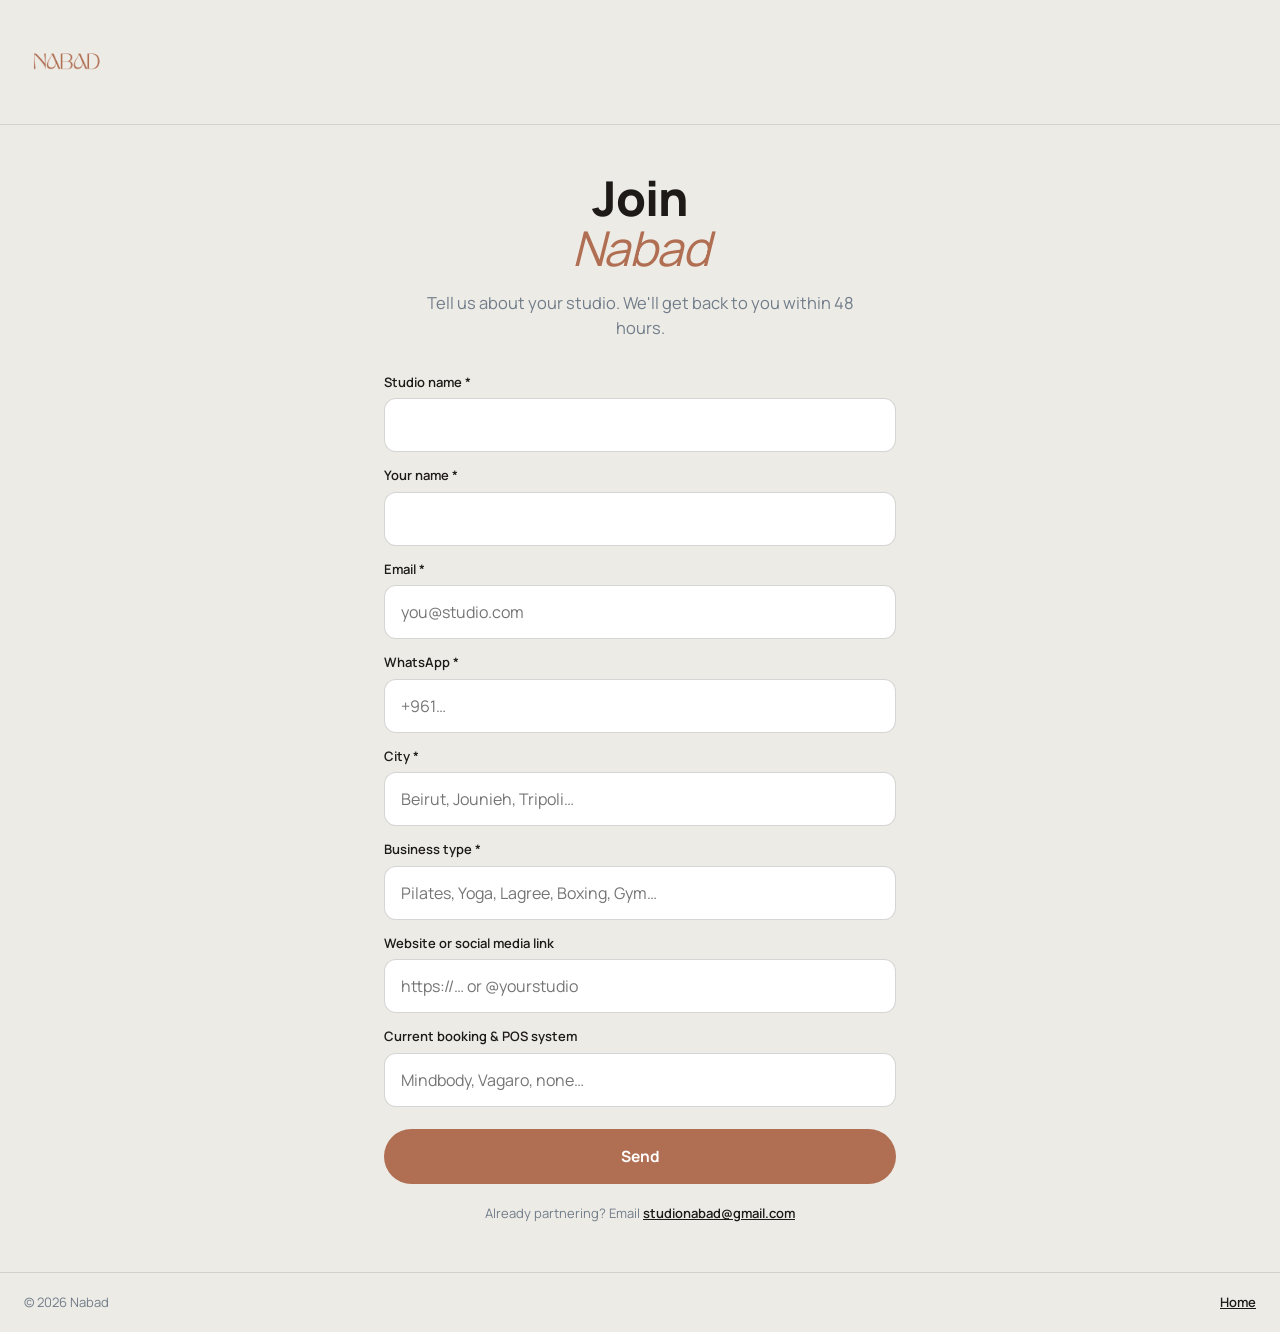
<file: studios.html>
<!DOCTYPE html>
<html lang="en">
<head>
<meta charset="UTF-8"/>
<meta name="viewport" content="width=device-width, initial-scale=1.0"/>
<title>Studios — Nabad</title>
<meta name="description" content="Run a studio in Lebanon? Tell us about your space and we'll get back with how Nabad can help."/>
<link rel="preconnect" href="https://fonts.googleapis.com"/>
<link rel="preconnect" href="https://fonts.gstatic.com" crossorigin/>
<link href="https://fonts.googleapis.com/css2?family=Manrope:wght@400;500;600;700;800&display=swap" rel="stylesheet"/>
<link rel="stylesheet" href="assets/anim.css"/>
<link rel="icon" type="image/png" href="assets/IMG_7429.png"/>
<link rel="apple-touch-icon" href="assets/IMG_7429.png"/>
<style>
:root{
  --bg:#EDEBE6;--bg-soft:#E2DFD8;--ink:#1E1A17;--slate:#717D8A;
  --line:rgba(30,26,23,0.12);
  --terra:#B06E52;--terra-d:#8E5740;--terra-l:#F6E9E1;
}
*,*::before,*::after{box-sizing:border-box;margin:0;padding:0}
body{background:var(--bg);color:var(--ink);font-family:'Manrope',-apple-system,sans-serif;font-size:16px;line-height:1.5;-webkit-font-smoothing:antialiased;min-height:100vh;display:flex;flex-direction:column;overflow-x:hidden}
a{color:inherit;text-decoration:none}
button{font:inherit;cursor:pointer;border:none;background:none;color:inherit}
img{display:block;max-width:100%}

.nav{display:flex;align-items:center;justify-content:space-between;padding:14px 20px;background:var(--bg);border-bottom:1px solid var(--line)}
.nav-logo{display:inline-flex;align-items:center;font-size:24px;font-weight:800;letter-spacing:-.03em}
.nav-logo img{height:72px;width:auto;display:block}
@media(min-width:760px){.nav-logo img{height:96px}}

.hero{
  flex:1;
  display:flex;flex-direction:column;align-items:center;justify-content:center;
  padding:48px 24px;
  max-width:560px;width:100%;margin:0 auto;
  text-align:center;
}
.badge{display:inline-flex;align-items:center;gap:8px;padding:8px 16px;background:var(--terra-l);color:var(--terra-d);border-radius:100px;font-size:12px;font-weight:700;letter-spacing:.08em;text-transform:uppercase;margin-bottom:24px}
.badge::before{content:'';width:6px;height:6px;border-radius:50%;background:var(--terra)}
h1{font-size:clamp(32px,7vw,48px);font-weight:800;letter-spacing:-.025em;line-height:1.05;text-wrap:balance}
h1 em{font-style:italic;color:var(--terra);font-weight:400}
.sub{font-size:16.5px;color:var(--slate);margin-top:16px;max-width:44ch;line-height:1.55}

form{display:flex;flex-direction:column;gap:14px;margin-top:32px;width:100%;text-align:left}
.field{display:flex;flex-direction:column;gap:6px}
.field label{font-size:13px;font-weight:600;color:var(--ink)}
.field input,.field textarea{
  font:inherit;color:var(--ink);
  border:1.5px solid rgba(30,26,23,.18);
  background:#fff;padding:14px 16px;border-radius:12px;
  outline:none;transition:border-color .15s;width:100%;
}
.field input:focus,.field textarea:focus{border-color:var(--terra)}
.field textarea{resize:vertical;min-height:110px;font-family:inherit}
.btn{display:block;width:100%;text-align:center;padding:16px 24px;border-radius:100px;font-size:15.5px;font-weight:700;transition:background .15s,transform .15s;border:none;cursor:pointer;background:var(--terra);color:#fff;margin-top:8px}
.btn:hover{background:var(--terra-d);transform:translateY(-1px)}

.success{display:none;margin-top:24px;padding:22px;background:var(--terra-l);color:var(--terra-d);border-radius:14px;font-weight:600;font-size:15px;text-align:left}
.success.show{display:block}

.foot-note{font-size:13px;color:var(--slate);margin-top:20px}
.foot-note a{color:var(--ink);font-weight:600;text-decoration:underline}

.bottom{padding:20px 24px;border-top:1px solid var(--line);font-size:13px;color:var(--slate);display:flex;justify-content:space-between;flex-wrap:wrap;gap:10px}
.bottom a{color:var(--ink);font-weight:600;text-decoration:underline}
</style>
<!-- OG START -->
<meta property="og:type" content="website"/>
<meta property="og:url" content="https://www.nabad.studio/studios.html"/>
<meta property="og:title" content="Studios — Nabad"/>
<meta property="og:description" content="Run a studio in Lebanon? Tell us about your space and we'll get back."/>
<meta property="og:image" content="https://www.nabad.studio/assets/og-image.jpg"/>
<meta property="og:image:width" content="1200"/>
<meta property="og:image:height" content="630"/>
<meta name="twitter:card" content="summary_large_image"/>
<meta name="twitter:title" content="Studios — Nabad"/>
<meta name="twitter:description" content="Run a studio in Lebanon? Tell us about your space and we'll get back."/>
<meta name="twitter:image" content="https://www.nabad.studio/assets/og-image.jpg"/>
<!-- OG END -->
</head>
<body>

<header class="nav">
  <a href="index.html" class="nav-logo"><img src="assets/logo-wordmark.png" alt="Nabad"/></a>
</header>

<section class="hero">
  <h1 class="fx-up fx-up-1">Join<br/><em>Nabad</em></h1>
  <p class="sub fx-up fx-up-2">Tell us about your studio. We'll get back to you within 48 hours.</p>

  <form id="studioForm" class="fx-up fx-up-3" action="https://formspree.io/f/xwvyqbnp" method="POST">
    <input type="hidden" name="_subject" value="New studio interested in Nabad"/>
    <input type="hidden" name="form_source" value="studios.html (B2C → studio intake)"/>
    <div class="field">
      <label for="ss">Studio name *</label>
      <input id="ss" name="Studio name" type="text" required/>
    </div>
    <div class="field">
      <label for="sn">Your name *</label>
      <input id="sn" name="Your name" type="text" required/>
    </div>
    <div class="field">
      <label for="se">Email *</label>
      <input id="se" name="Email" type="email" required placeholder="you@studio.com"/>
    </div>
    <div class="field">
      <label for="sw">WhatsApp *</label>
      <input id="sw" name="WhatsApp" type="tel" required placeholder="+961…"/>
    </div>
    <div class="field">
      <label for="sl">City *</label>
      <input id="sl" name="City" type="text" required placeholder="Beirut, Jounieh, Tripoli…"/>
    </div>
    <div class="field">
      <label for="sb">Business type *</label>
      <input id="sb" name="Business type" type="text" required placeholder="Pilates, Yoga, Lagree, Boxing, Gym…"/>
    </div>
    <div class="field">
      <label for="sx">Website or social media link</label>
      <input id="sx" name="Website or social" type="url" placeholder="https://… or @yourstudio"/>
    </div>
    <div class="field">
      <label for="sp">Current booking & POS system</label>
      <input id="sp" name="Current booking/POS" type="text" placeholder="Mindbody, Vagaro, none…"/>
    </div>
    <button type="submit" class="btn">Send</button>
  </form>

  <div class="success" id="studioSuccess">Thanks! We'll get back to you within 48 hours with everything about partnering with Nabad.</div>

  <p class="foot-note">Already partnering? Email <a href="mailto:studionabad@gmail.com">studionabad@gmail.com</a></p>
</section>

<div class="bottom">
  <span>&copy; 2026 Nabad</span>
  <span><a href="index.html">Home</a></span>
</div>

<script src="assets/anim.js" defer></script>
<script>
document.getElementById('studioForm').addEventListener('submit', async function(e){
  e.preventDefault();
  const form = e.target;
  const btn = form.querySelector('button[type="submit"]');
  btn.disabled = true; btn.textContent = 'Sending…';
  try {
    const res = await fetch(form.action, {
      method:'POST', body:new FormData(form), headers:{'Accept':'application/json'}
    });
    if(res.ok){
      form.style.display = 'none';
      document.getElementById('studioSuccess').classList.add('show');
    } else {
      btn.disabled = false; btn.textContent = 'Send';
      alert('Something went wrong. Please email studionabad@gmail.com.');
    }
  } catch(err){
    btn.disabled = false; btn.textContent = 'Send';
    alert('Something went wrong. Please email studionabad@gmail.com.');
  }
});
</script>
</body>
</html>
</file>
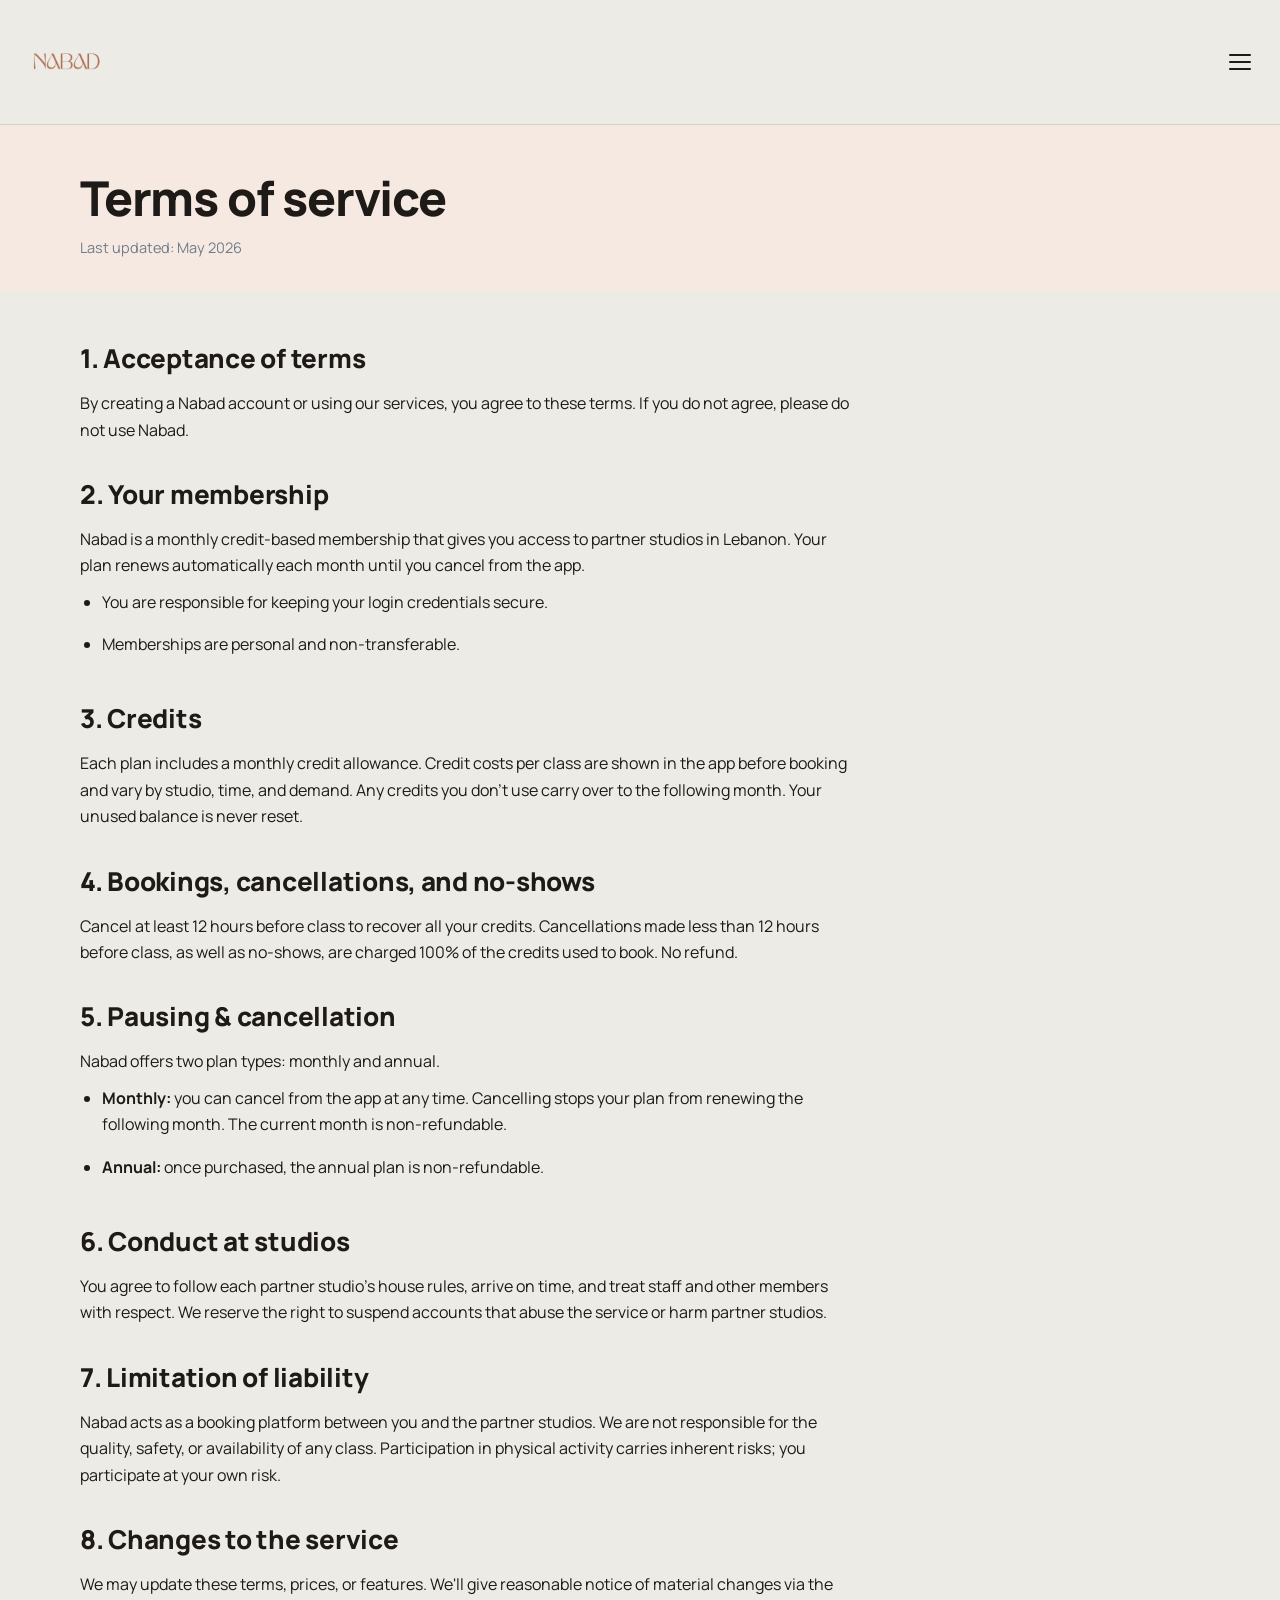
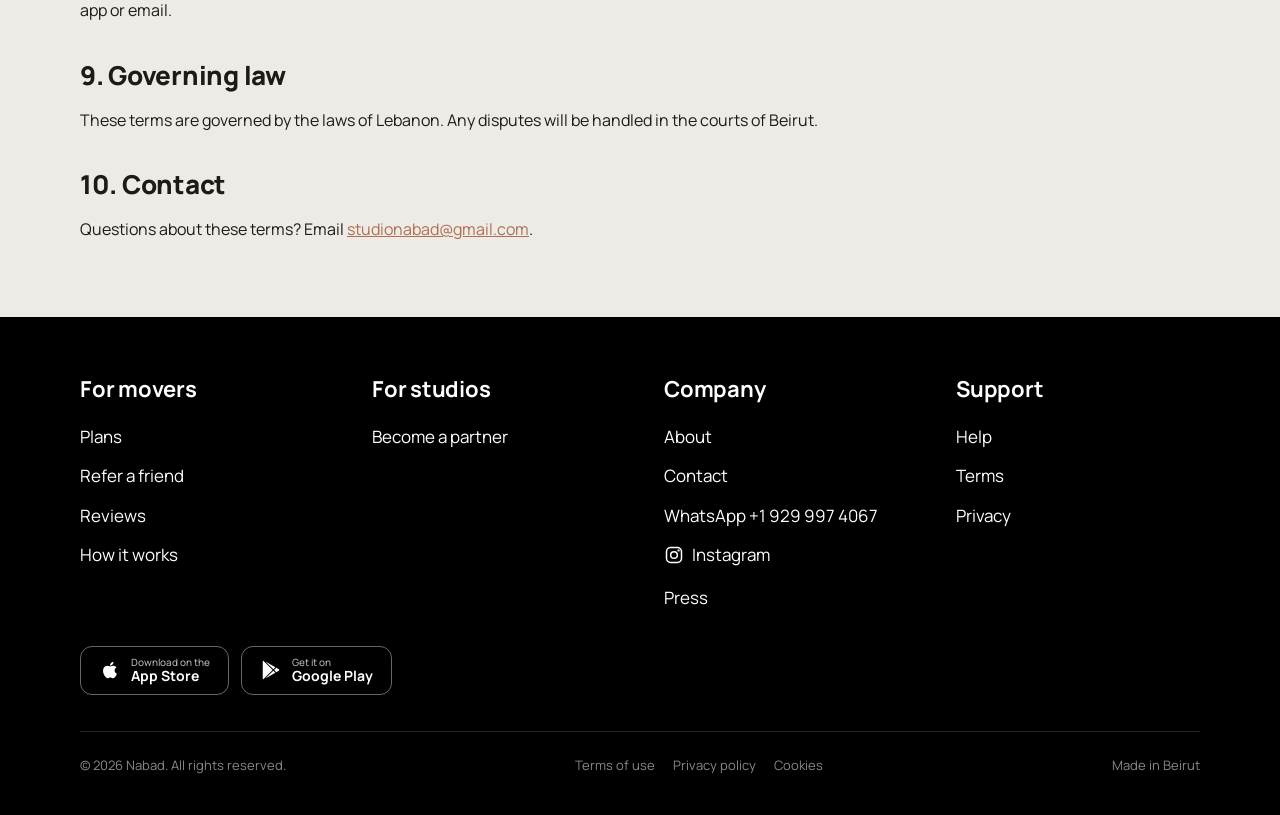
<file: terms.html>
<!DOCTYPE html>
<html lang="en">
<head>
<meta charset="UTF-8"/>
<meta name="viewport" content="width=device-width, initial-scale=1.0"/>
<title>Terms of service — Nabad</title>
<link rel="preconnect" href="https://fonts.googleapis.com"/>
<link rel="preconnect" href="https://fonts.gstatic.com" crossorigin/>
<link href="https://fonts.googleapis.com/css2?family=Manrope:wght@400;500;600;700;800&display=swap" rel="stylesheet"/>
<link rel="stylesheet" href="assets/anim.css"/>
<link rel="icon" type="image/png" href="assets/IMG_7429.png"/>
<link rel="apple-touch-icon" href="assets/IMG_7429.png"/>
<style>
:root{
  --bg:#EDEBE6;--bg-soft:#E2DFD8;
  --ink:#1E1A17;--slate:#717D8A;
  --line:rgba(30,26,23,0.12);
  --terra:#B06E52;--terra-d:#8E5740;--terra-l:#F6E9E1;
  --f-sans:'Manrope',-apple-system,BlinkMacSystemFont,'Segoe UI',sans-serif;
}
*,*::before,*::after{box-sizing:border-box;margin:0;padding:0}
html{scroll-behavior:smooth;-webkit-text-size-adjust:100%}
body{background:var(--bg);color:var(--ink);font-family:var(--f-sans);font-size:16px;line-height:1.5;-webkit-font-smoothing:antialiased;overflow-x:hidden}
a{color:inherit;text-decoration:none}
button{font:inherit;cursor:pointer;border:none;background:none;color:inherit}
.wrap{max-width:1200px;margin:0 auto;padding:0 20px}
@media(min-width:900px){.wrap{padding:0 40px}}

.nav{position:sticky;top:0;z-index:60;display:flex;align-items:center;justify-content:space-between;padding:14px 20px;background:var(--bg);border-bottom:1px solid var(--line)}
.nav-logo{display:inline-flex;align-items:center;font-size:24px;font-weight:800;letter-spacing:-.03em;color:var(--ink)}
.nav-logo img{height:72px;width:auto;display:block}
@media(min-width:760px){.nav-logo img{height:96px}}
.nav-burger{width:40px;height:40px;border-radius:50%;display:flex;flex-direction:column;justify-content:center;align-items:center;gap:5px;background:transparent}
.nav-burger span{width:22px;height:2px;background:var(--ink);border-radius:2px}

.menu{position:fixed;inset:0;z-index:70;background:var(--bg);display:none;flex-direction:column;padding:14px 0 24px}
.menu.open{display:flex}
.menu-top{display:flex;justify-content:space-between;align-items:center;padding:0 20px 20px}
.menu-close{font-size:28px;font-weight:400;line-height:1;background:transparent;color:var(--ink)}
.menu-list{display:flex;flex-direction:column;flex:1}
.menu-list a{padding:18px 20px;font-size:20px;font-weight:600;border-bottom:1px solid var(--line)}
.menu-list a:first-child{border-top:1px solid var(--line)}

.page-hero{background:var(--terra-l);padding:48px 0 32px}
.page-hero h1{font-size:clamp(32px,7vw,48px);font-weight:800;letter-spacing:-.025em;line-height:1.05}
.page-hero p{font-size:14.5px;color:var(--slate);margin-top:14px}

.content{padding:48px 0 64px}
.content .inner{max-width:780px}
.content h2{font-size:clamp(20px,4vw,26px);font-weight:800;letter-spacing:-.01em;margin:32px 0 12px}
.content h2:first-child{margin-top:0}
.content p, .content li{color:var(--ink);font-size:16px;line-height:1.65;margin-bottom:10px}
.content ul{padding-left:22px;display:flex;flex-direction:column;gap:6px;margin:8px 0}
.content a{color:var(--terra);text-decoration:underline}

.footer{background:#000;color:#fff;padding:56px 0 40px}
.footer-grid{display:grid;grid-template-columns:repeat(2,1fr);gap:36px 24px}
@media(min-width:800px){.footer-grid{grid-template-columns:repeat(4,1fr);gap:48px}}
.footer h4{font-size:22px;font-weight:700;margin-bottom:18px;letter-spacing:-.01em}
.footer ul{list-style:none;display:flex;flex-direction:column;gap:14px}
.footer a{color:#fff;font-size:17px;font-weight:400}
.footer a:hover{text-decoration:underline}
.footer-apps{display:flex;gap:12px;flex-wrap:wrap;margin-top:36px}
.app-btn{display:inline-flex;align-items:center;gap:10px;padding:10px 18px;border:1.5px solid rgba(255,255,255,.4);border-radius:12px;color:#fff;font-weight:600;transition:background .15s, border-color .15s}
.app-btn:hover{background:rgba(255,255,255,.08);border-color:#fff;text-decoration:none}
.app-btn svg{width:22px;height:22px;flex-shrink:0;fill:currentColor}
.app-btn span{display:flex;flex-direction:column;line-height:1.1;text-align:left}
.app-btn small{font-size:10px;font-weight:500;opacity:.7}
.app-btn strong{font-size:14px;font-weight:700}
.footer-bottom{margin-top:36px;padding-top:24px;border-top:1px solid rgba(255,255,255,.15);display:flex;justify-content:space-between;align-items:center;flex-wrap:wrap;gap:14px;font-size:13px;color:#888}
.footer-legal{display:flex;flex-wrap:wrap;gap:18px}
.footer-legal a{color:#888;font-size:13px;font-weight:400}
.footer-legal a:hover{color:#fff}
</style>
<!-- OG START -->
<meta property="og:type" content="website"/>
<meta property="og:url" content="https://www.nabad.studio/terms.html"/>
<meta property="og:title" content="Terms of use — Nabad"/>
<meta property="og:description" content="Nabad's terms of use."/>
<meta property="og:image" content="https://www.nabad.studio/assets/og-image.jpg"/>
<meta property="og:image:width" content="1200"/>
<meta property="og:image:height" content="630"/>
<meta name="twitter:card" content="summary_large_image"/>
<meta name="twitter:title" content="Terms of use — Nabad"/>
<meta name="twitter:description" content="Nabad's terms of use."/>
<meta name="twitter:image" content="https://www.nabad.studio/assets/og-image.jpg"/>
<!-- OG END -->
</head>
<body>

<header class="nav">
  <a href="index.html" class="nav-logo"><img src="assets/logo-wordmark.png" alt="Nabad"/></a>
  <button class="nav-burger" onclick="document.getElementById('menu').classList.add('open')"><span></span><span></span><span></span></button>
</header>

<div class="menu" id="menu">
  <div class="menu-top">
    <span class="nav-logo"><img src="assets/logo-wordmark.png" alt="Nabad"/></span>
    <button class="menu-close" onclick="document.getElementById('menu').classList.remove('open')">×</button>
  </div>
  <div class="menu-list">
    <a href="index.html">Home</a>
    <a href="plans.html">Plans</a>
    <a href="refer.html">Refer a friend</a>
    <a href="index.html#how">How it works</a>
    <a href="studios.html">For studios</a>
  </div>
</div>

<section class="page-hero">
  <div class="wrap">
    <h1 class="fx-up fx-up-1">Terms of service</h1>
    <p class="fx-up fx-up-2">Last updated: May 2026</p>
  </div>
</section>

<section class="content reveal">
  <div class="wrap"><div class="inner">
    <h2>1. Acceptance of terms</h2>
    <p>By creating a Nabad account or using our services, you agree to these terms. If you do not agree, please do not use Nabad.</p>

    <h2>2. Your membership</h2>
    <p>Nabad is a monthly credit-based membership that gives you access to partner studios in Lebanon. Your plan renews automatically each month until you cancel from the app.</p>
    <ul>
      <li>You are responsible for keeping your login credentials secure.</li>
      <li>Memberships are personal and non-transferable.</li>
    </ul>

    <h2>3. Credits</h2>
    <p>Each plan includes a monthly credit allowance. Credit costs per class are shown in the app before booking and vary by studio, time, and demand. Any credits you don't use carry over to the following month. Your unused balance is never reset.</p>

    <h2 id="fees">4. Bookings, cancellations, and no-shows</h2>
    <p>Cancel at least 12 hours before class to recover all your credits. Cancellations made less than 12 hours before class, as well as no-shows, are charged 100% of the credits used to book. No refund.</p>

    <h2>5. Pausing &amp; cancellation</h2>
    <p>Nabad offers two plan types: monthly and annual.</p>
    <ul>
      <li><strong>Monthly:</strong> you can cancel from the app at any time. Cancelling stops your plan from renewing the following month. The current month is non-refundable.</li>
      <li><strong>Annual:</strong> once purchased, the annual plan is non-refundable.</li>
    </ul>

    <h2>6. Conduct at studios</h2>
    <p>You agree to follow each partner studio's house rules, arrive on time, and treat staff and other members with respect. We reserve the right to suspend accounts that abuse the service or harm partner studios.</p>

    <h2>7. Limitation of liability</h2>
    <p>Nabad acts as a booking platform between you and the partner studios. We are not responsible for the quality, safety, or availability of any class. Participation in physical activity carries inherent risks; you participate at your own risk.</p>

    <h2>8. Changes to the service</h2>
    <p>We may update these terms, prices, or features. We'll give reasonable notice of material changes via the app or email.</p>

    <h2>9. Governing law</h2>
    <p>These terms are governed by the laws of Lebanon. Any disputes will be handled in the courts of Beirut.</p>

    <h2>10. Contact</h2>
    <p>Questions about these terms? Email <a href="mailto:studionabad@gmail.com">studionabad@gmail.com</a>.</p>
  </div></div>
</section>

<footer class="footer reveal">
  <div class="wrap">
    <div class="footer-grid">
      <div><h4>For movers</h4><ul><li><a href="plans.html">Plans</a></li><li><a href="refer.html">Refer a friend</a></li><li><a href="reviews.html">Reviews</a></li><li><a href="index.html#how">How it works</a></li></ul></div>
      <div><h4>For studios</h4><ul><li><a href="studios.html">Become a partner</a></li></ul></div>
      <div><h4>Company</h4><ul><li><a href="#">About</a></li><li><a href="mailto:studionabad@gmail.com">Contact</a></li><li><a href="https://wa.me/19299974067" target="_blank" rel="noopener">WhatsApp +1 929 997 4067</a></li><li><a href="https://instagram.com/nabadapp" target="_blank" rel="noopener" aria-label="Instagram" style="display:inline-flex;align-items:center;gap:8px"><svg width="20" height="20" viewBox="0 0 24 24" fill="none" stroke="currentColor" stroke-width="1.8" stroke-linecap="round" stroke-linejoin="round"><rect x="3" y="3" width="18" height="18" rx="5"/><circle cx="12" cy="12" r="4"/><circle cx="17.5" cy="6.5" r="0.5" fill="currentColor"/></svg><span>Instagram</span></a></li><li><a href="press.html">Press</a></li></ul></div>
      <div><h4>Support</h4><ul><li><a href="help.html">Help</a></li><li><a href="terms.html">Terms</a></li><li><a href="privacy.html">Privacy</a></li></ul></div>
    </div>
    <div class="footer-apps">
      <a href="coming-soon.html" class="app-btn"><svg viewBox="0 0 24 24"><path d="M17.05 20.28c-.98.95-2.05.8-3.08.35-1.09-.46-2.09-.48-3.24 0-1.44.62-2.2.44-3.06-.35C2.79 15.25 3.51 7.59 9.05 7.31c1.35.07 2.29.74 3.08.8 1.18-.24 2.31-.93 3.57-.84 1.51.12 2.65.72 3.4 1.8-3.12 1.87-2.38 5.98.48 7.13-.57 1.5-1.31 2.99-2.54 4.09zM12.03 7.25c-.15-2.23 1.66-4.07 3.74-4.25.29 2.58-2.34 4.5-3.74 4.25z"/></svg><span><small>Download on the</small><strong>App Store</strong></span></a>
      <a href="coming-soon.html" class="app-btn"><svg viewBox="0 0 24 24"><path d="M3.609 1.814L13.792 12 3.61 22.186a.996.996 0 01-.61-.92V2.734a1 1 0 01.609-.92zm10.89 10.893l2.302 2.302-10.937 6.333 8.635-8.635zm3.199-3.198l2.807 1.626a1 1 0 010 1.73l-2.808 1.626L15.491 12l2.207-2.49zM5.864 2.658L16.802 8.99l-2.302 2.302-8.636-8.634z"/></svg><span><small>Get it on</small><strong>Google Play</strong></span></a>
    </div>
    <div class="footer-bottom"><span>&copy; 2026 Nabad. All rights reserved.</span><div class="footer-legal"><a href="terms.html">Terms of use</a><a href="privacy.html">Privacy policy</a><a href="cookies.html">Cookies</a></div><span>Made in Beirut</span></div>
  </div>
</footer>
<script src="assets/anim.js" defer></script>
</body>
</html>
</file>
<file: assets/anim.css>
/* Nabad — shared animations */

@keyframes nbFadeUp{
  from{opacity:0;transform:translateY(24px)}
  to{opacity:1;transform:translateY(0)}
}
@keyframes nbFadeIn{
  from{opacity:0}
  to{opacity:1}
}
@keyframes nbImgReveal{
  from{opacity:0;transform:scale(1.08)}
  to{opacity:1;transform:scale(1)}
}
@keyframes nbSlideInRight{
  from{opacity:0;transform:translateX(40px)}
  to{opacity:1;transform:translateX(0)}
}
@keyframes nbSlideOutLeft{
  from{opacity:1;transform:translateX(0)}
  to{opacity:0;transform:translateX(-40px)}
}
@keyframes nbPageIn{
  from{opacity:0}
  to{opacity:1}
}

/* Page-load entrance (opacity only — avoid transform on <body> which would
   break position:fixed for the onboarding overlay) */
body{animation:nbPageIn .55s cubic-bezier(.2,.7,.2,1) both}

/* On-load fade up — drop class on any element */
.fx-up{opacity:0;animation:nbFadeUp .8s cubic-bezier(.2,.7,.2,1) forwards}
.fx-up-1{animation-delay:.05s}
.fx-up-2{animation-delay:.15s}
.fx-up-3{animation-delay:.25s}
.fx-up-4{animation-delay:.35s}
.fx-up-5{animation-delay:.45s}
.fx-up-6{animation-delay:.55s}

.fx-in{opacity:0;animation:nbFadeIn .7s ease forwards}
.fx-img{opacity:0;animation:nbImgReveal .9s cubic-bezier(.2,.7,.2,1) forwards}

/* Hero-grid stagger (used on home) */
.hero-grid img{opacity:0;animation:nbImgReveal .9s cubic-bezier(.2,.7,.2,1) forwards}
.hero-grid img:nth-child(1){animation-delay:.05s}
.hero-grid img:nth-child(2){animation-delay:.15s}
.hero-grid img:nth-child(3){animation-delay:.25s}
.hero-grid img:nth-child(4){animation-delay:.35s}
.hero-grid img:nth-child(5){animation-delay:.45s}
.hero-grid img:nth-child(6){animation-delay:.55s}

/* Scroll-reveal */
.reveal{opacity:0;transform:translateY(28px);transition:opacity .9s cubic-bezier(.2,.7,.2,1),transform .9s cubic-bezier(.2,.7,.2,1)}
.reveal.in{opacity:1;transform:translateY(0)}
.reveal-d1{transition-delay:.08s}
.reveal-d2{transition-delay:.16s}
.reveal-d3{transition-delay:.24s}
.reveal-d4{transition-delay:.32s}

/* Button hover lift */
.btn-primary,.btn-outline{transition:background .15s, transform .15s, box-shadow .15s}
.btn-primary:hover,.btn-outline:hover{transform:translateY(-2px)}

/* Onboarding slide transitions */
.onb-body{overflow:hidden}
.onb-slide{animation:nbSlideInRight .45s cubic-bezier(.2,.7,.2,1) both}
.onb-slide.out{animation:nbSlideOutLeft .3s cubic-bezier(.2,.7,.2,1) both}

@media(prefers-reduced-motion:reduce){
  *,*::before,*::after{animation:none!important;transition:none!important}
  .reveal{opacity:1;transform:none}
  .fx-up,.fx-in,.fx-img,.hero-grid img{opacity:1}
}
</file>
